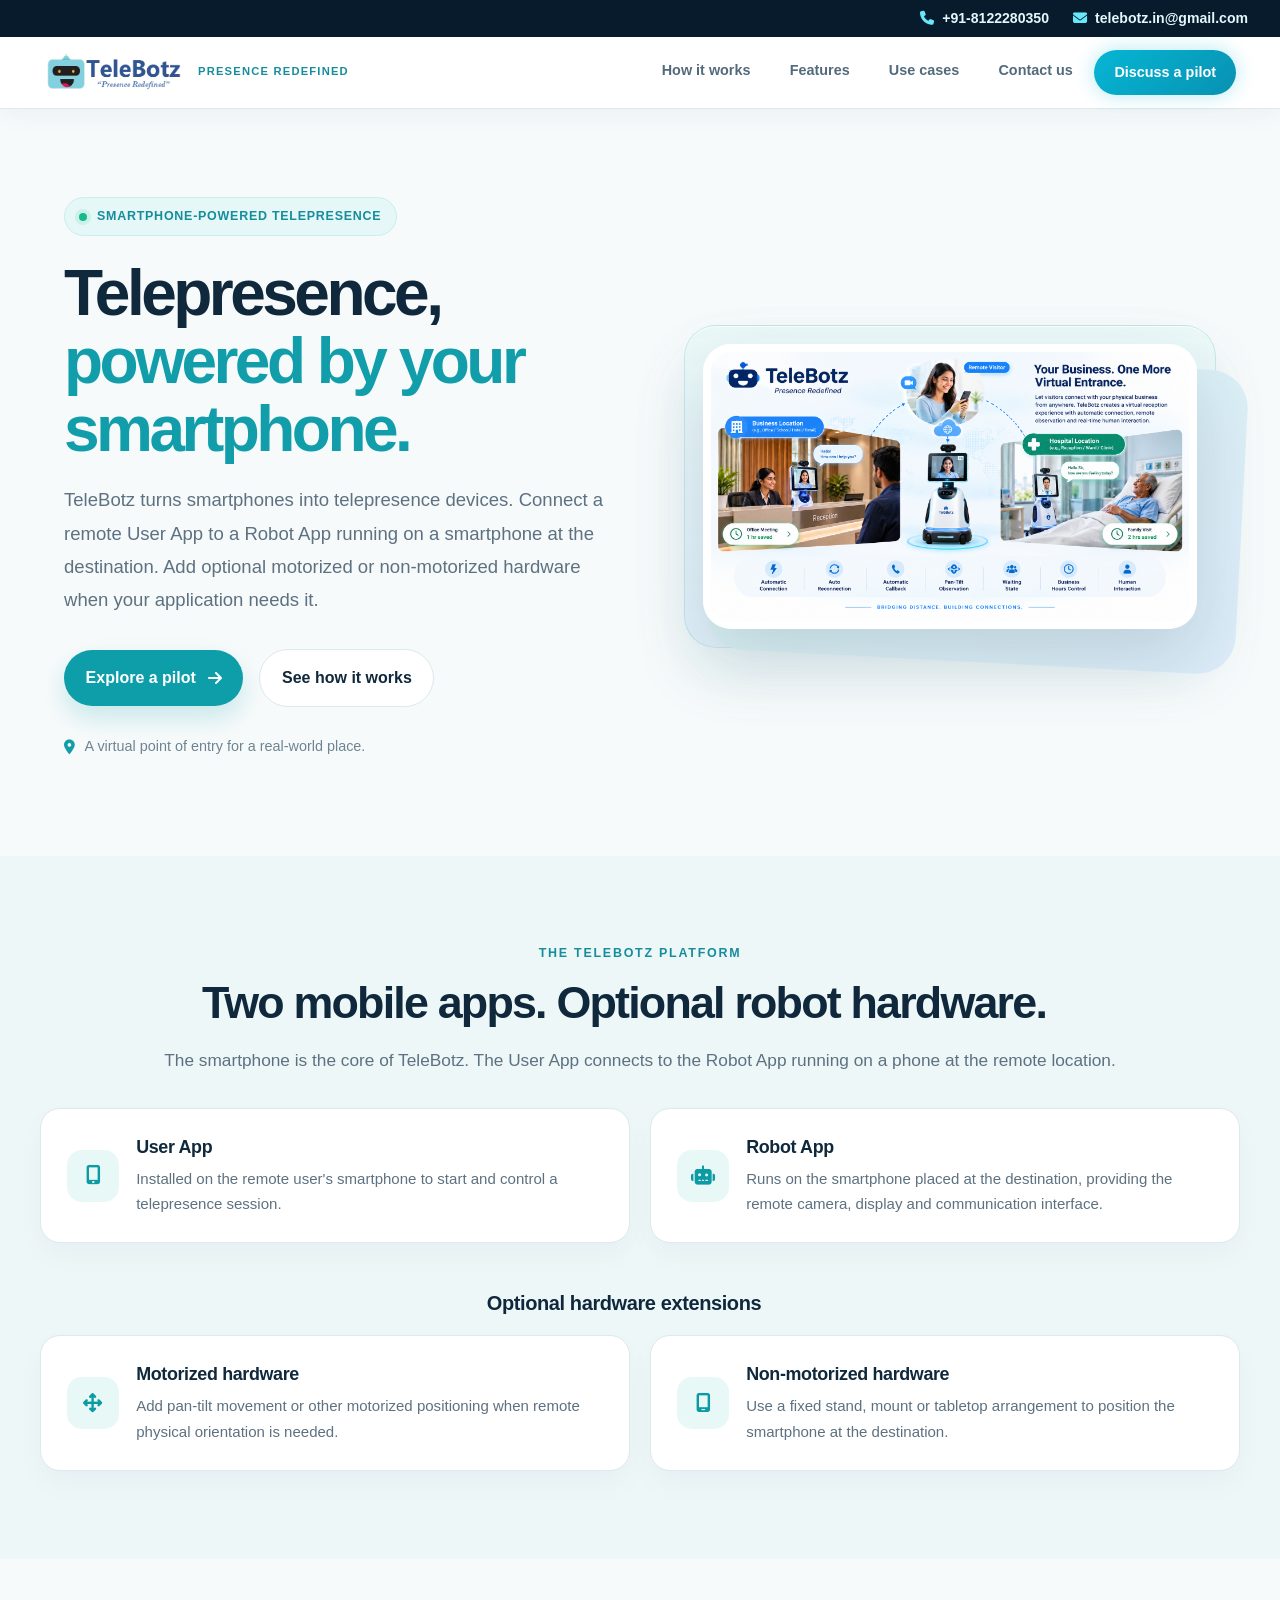
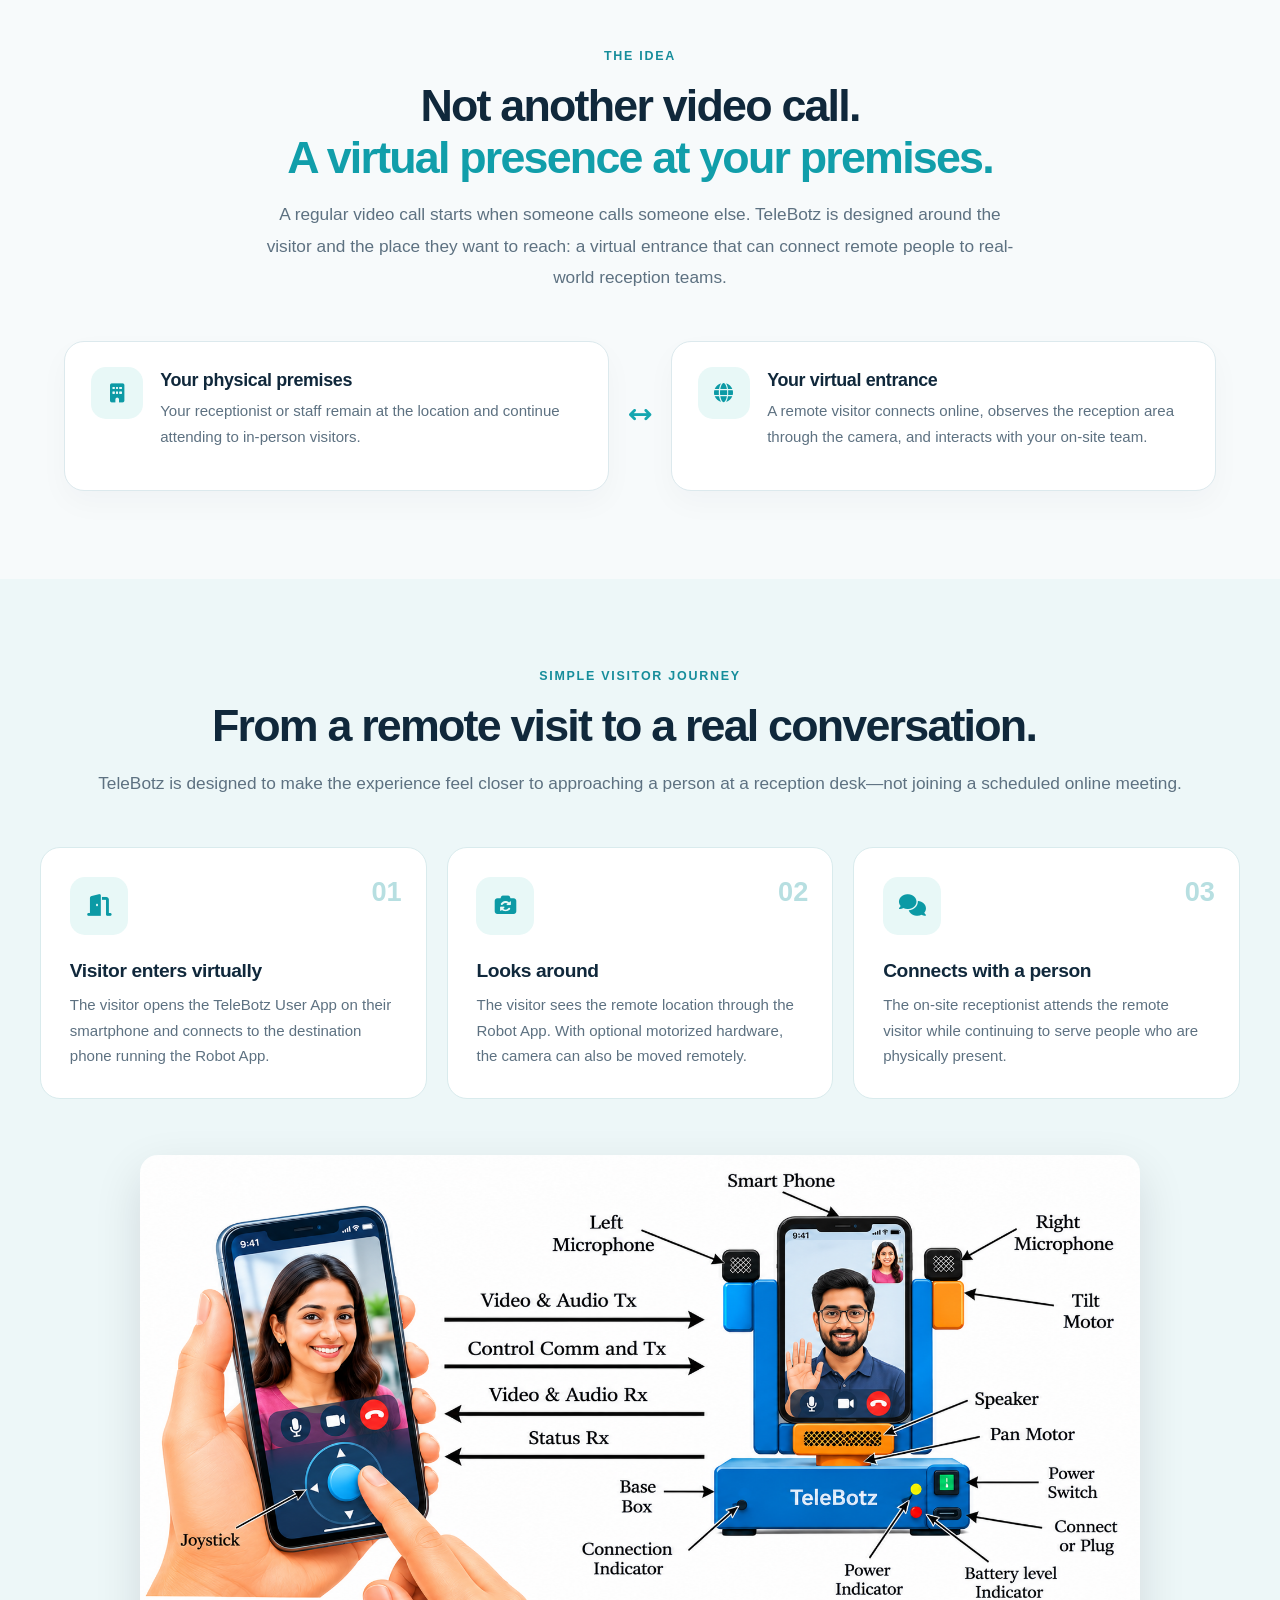
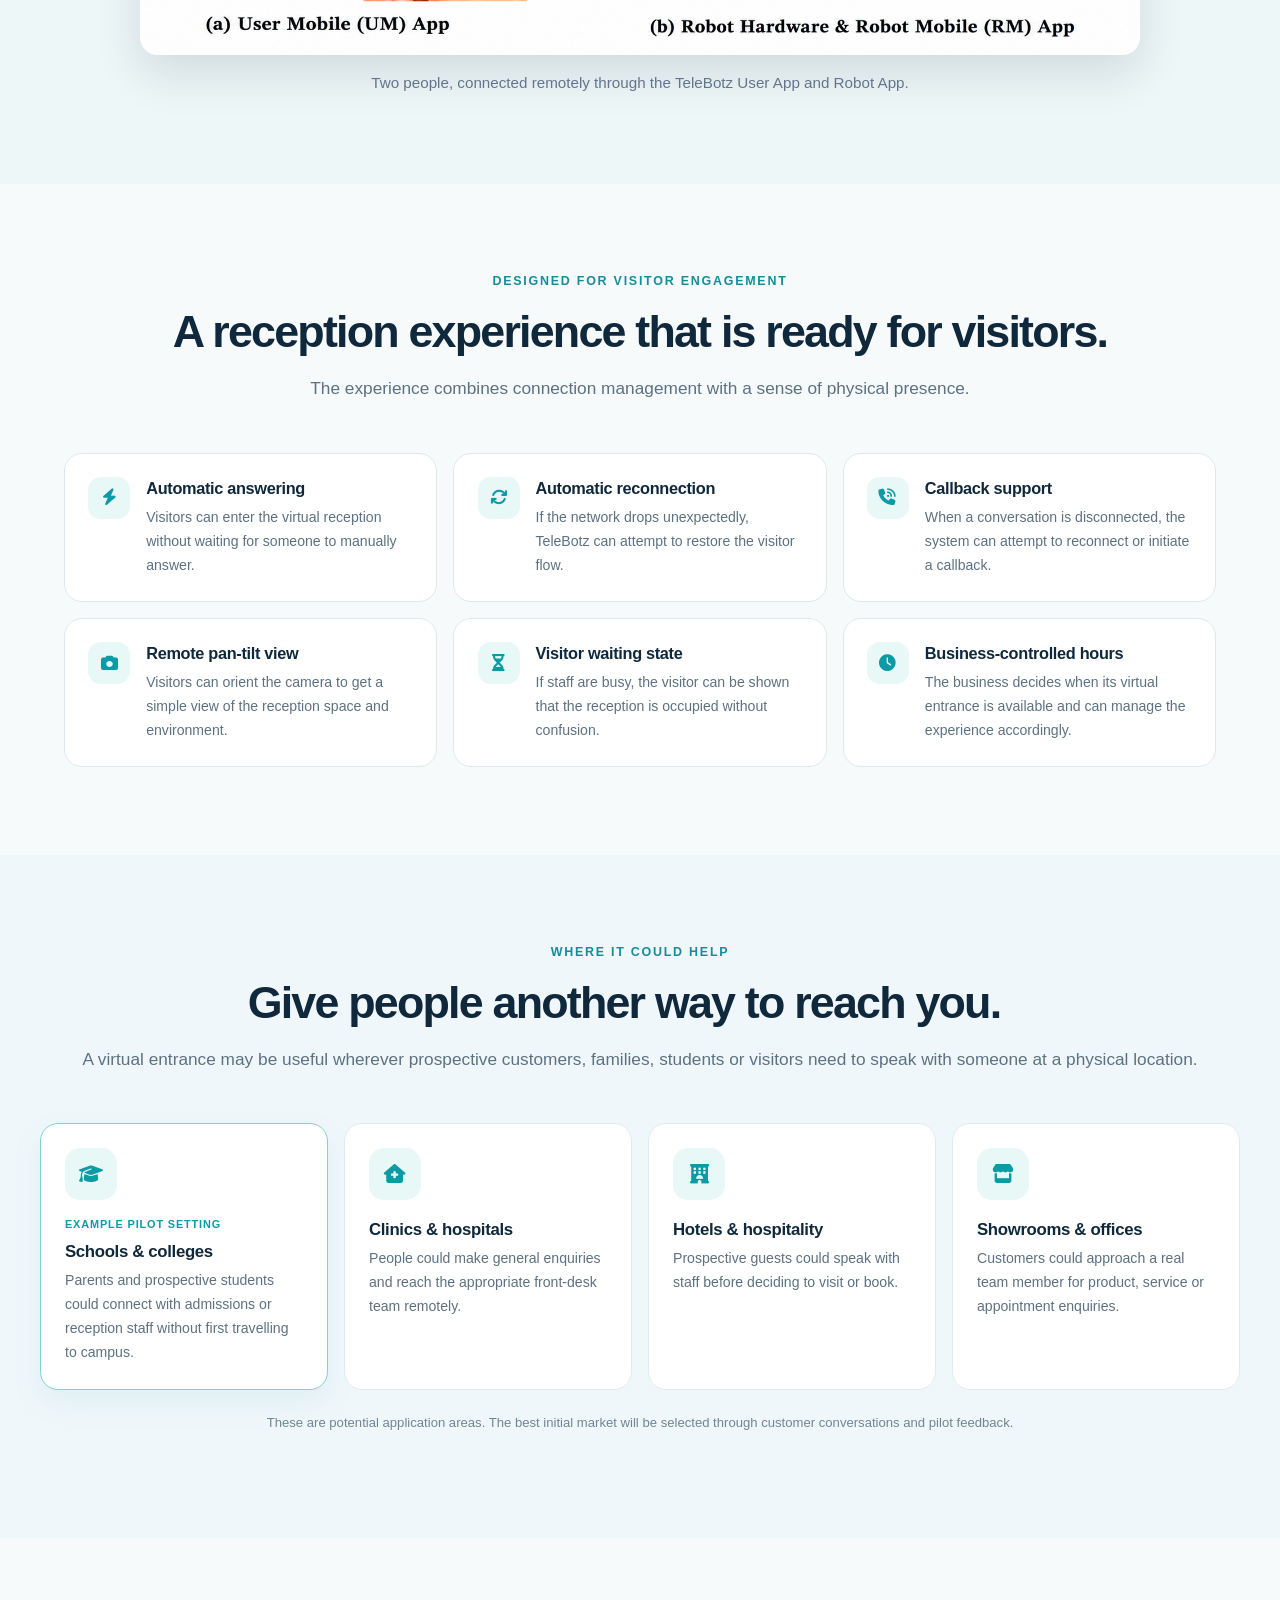
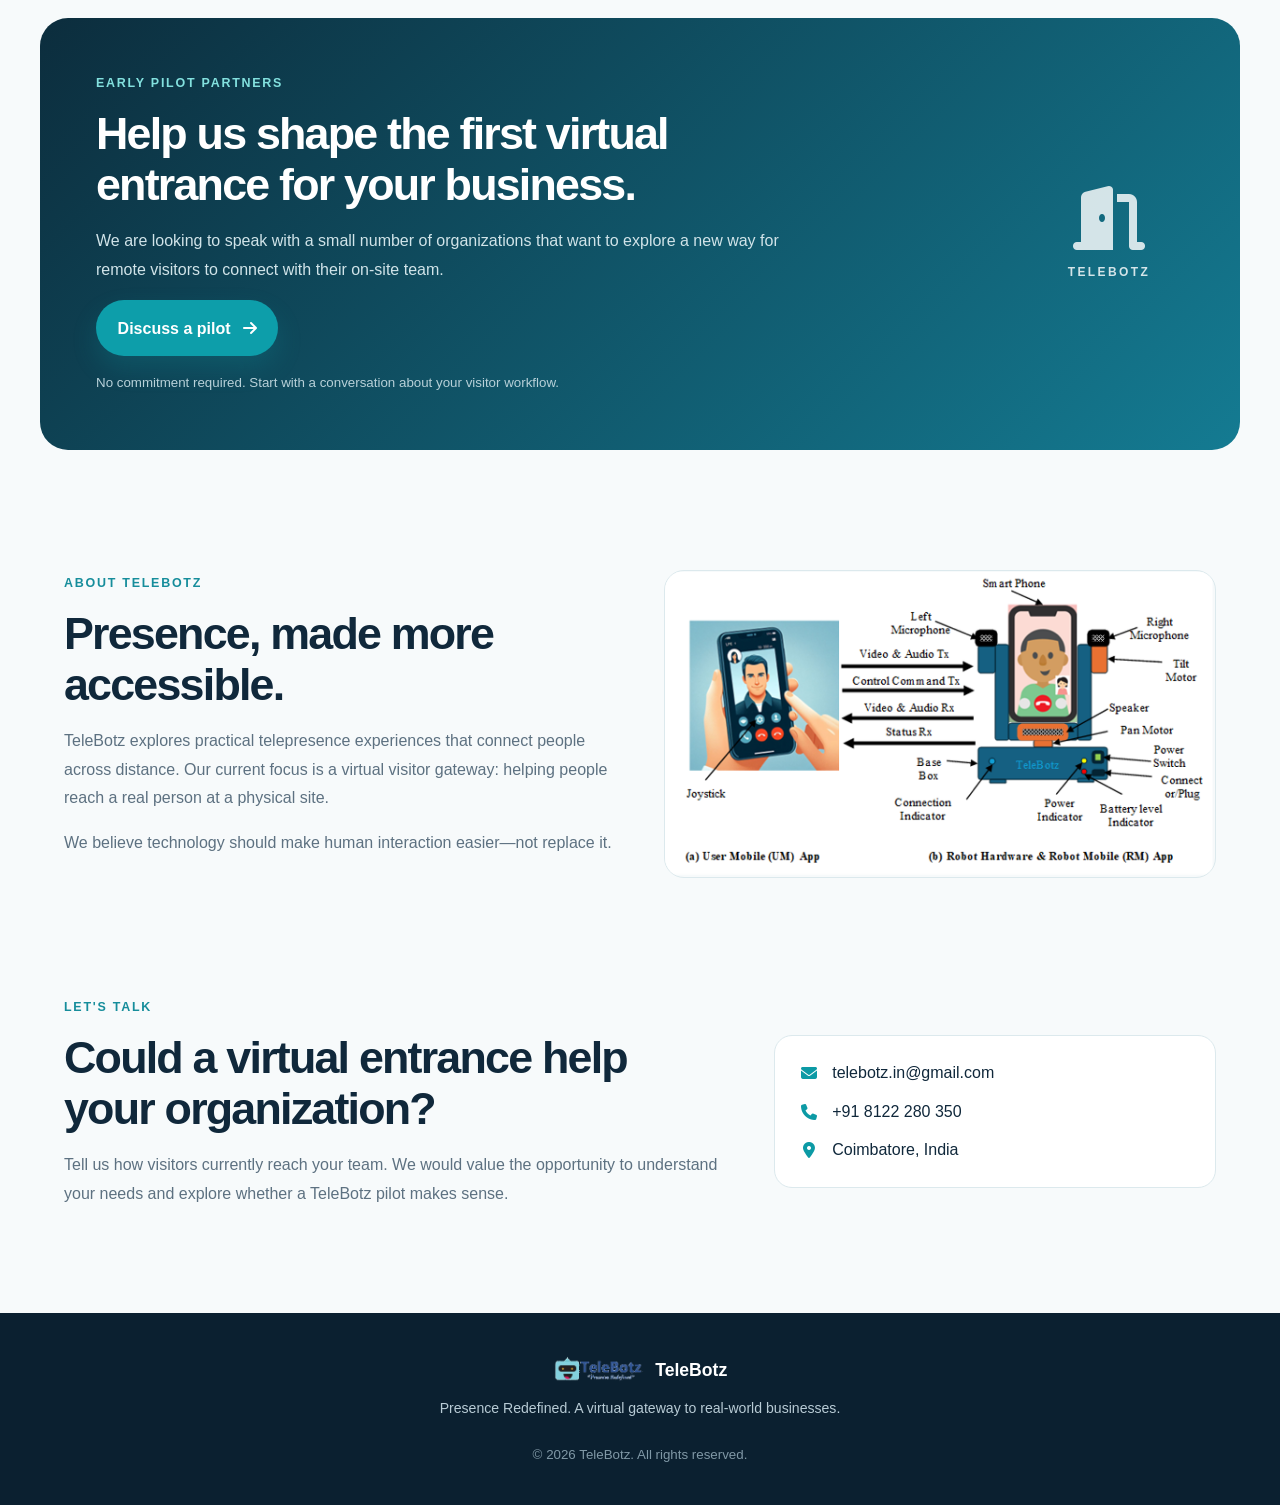
<file: index.html>
<!DOCTYPE html>
<html lang="en">
<head>
  <meta charset="UTF-8">
  <meta name="viewport" content="width=device-width, initial-scale=1.0">
  <title>TeleBotz | Your Business, One More Virtual Entrance</title>
  <meta name="description" content="TeleBotz gives physical businesses a virtual entrance where remote visitors can connect with on-site staff, look around and get human assistance in real time.">
  <meta name="theme-color" content="#071b2c">
  <link rel="icon" type="image/png" href="telebotz_favicon.png">
  <link rel="preconnect" href="https://cdnjs.cloudflare.com">
  <link rel="stylesheet" href="https://cdnjs.cloudflare.com/ajax/libs/font-awesome/6.4.0/css/all.min.css">
  <link rel="stylesheet" href="style.css">
  <link rel="stylesheet" href="gateway.css">
  <meta property="og:title" content="TeleBotz | Your Business, One More Virtual Entrance">
  <meta property="og:description" content="Let remote visitors approach your business virtually and interact with people at your physical premises.">
  <meta property="og:type" content="website">
  <meta property="og:url" content="https://www.telebotz.in/">
  <style>
    .vg-how-illustration{margin:clamp(2rem,5vw,3.5rem) auto 0;max-width:1000px;text-align:center}
    .vg-how-illustration img{display:block;width:100%;height:auto;border-radius:18px;box-shadow:0 18px 48px rgba(4,20,35,.12)}
    .vg-how-illustration p{margin:.9rem 0 0;color:#64748b;font-size:.95rem}
    @media(max-width:640px){.vg-how-illustration{margin-top:2rem}.vg-how-illustration img{border-radius:12px}}
  </style>
</head>
<body>
  <header class="site-header">
    <div class="vg-header-contact" aria-label="Contact TeleBotz">
      <div class="vg-header-contact-inner">
        <a href="tel:+918122280350"><i class="fas fa-phone" aria-hidden="true"></i> +91-8122280350</a>
        <a href="mailto:telebotz.in@gmail.com"><i class="fas fa-envelope" aria-hidden="true"></i> telebotz.in@gmail.com</a>
      </div>
    </div>
    <div class="header-container">
      <a class="brand" href="index.html" aria-label="TeleBotz home">
        <img src="telebotz_logo_transparent.png" alt="TeleBotz logo" class="logo">
        <span class="brand-tagline">Presence Redefined</span>
      </a>
      <button class="mobile-menu-toggle" aria-label="Toggle navigation" aria-expanded="false" aria-controls="mainNav" id="mobileMenuToggle">
        <span></span><span></span><span></span>
      </button>
      <nav class="main-nav" id="mainNav" aria-label="Primary navigation">
        <ul>
          <li><a class="nav-link" href="index.html#how-it-works">How it works</a></li>
          <li><a class="nav-link" href="index.html#features">Features</a></li>
          <li><a class="nav-link" href="use-cases.html">Use cases</a></li>
          <li><a class="nav-link" href="#contact">Contact us</a></li>
          <li><a class="nav-link cta-nav" href="index.html#pilot">Discuss a pilot</a></li>
        </ul>
      </nav>
    </div>
  </header>

  <main>
    <section class="vg-hero" id="home">
      <div class="vg-hero-copy">
        <div class="vg-eyebrow"><span class="vg-eyebrow-dot"></span> Smartphone-powered telepresence</div>
        <h1>Telepresence,<br><span>powered by your smartphone.</span></h1>
        <p class="vg-hero-lead">TeleBotz turns smartphones into telepresence devices. Connect a remote User App to a Robot App running on a smartphone at the destination. Add optional motorized or non-motorized hardware when your application needs it.</p>
        <div class="vg-actions">
          <a class="vg-button vg-button-primary" href="#pilot">Explore a pilot <i class="fas fa-arrow-right" aria-hidden="true"></i></a>
          <a class="vg-button vg-button-quiet" href="#how-it-works">See how it works</a>
        </div>
        <p class="vg-hero-note"><i class="fas fa-map-marker-alt" aria-hidden="true"></i> A virtual point of entry for a real-world place.</p>
      </div>
      <div class="vg-hero-visual">
        <div class="vg-visual-glow"></div>
        <img src="telebotz-hero.png" alt="TeleBotz telepresence concept showing a remote person connecting with a physical location">
      </div>
    </section>

    <section class="vg-platform vg-section" id="platform">
      <div class="vg-section-kicker">The TeleBotz platform</div>
      <h2>Two mobile apps. Optional robot hardware.</h2>
      <p class="vg-section-lead">The smartphone is the core of TeleBotz. The User App connects to the Robot App running on a phone at the remote location.</p>
      <div class="vg-platform-apps">
        <article class="vg-side-card">
          <div class="vg-side-icon"><i class="fas fa-mobile-screen-button" aria-hidden="true"></i></div>
          <div><h3>User App</h3><p>Installed on the remote user's smartphone to start and control a telepresence session.</p></div>
        </article>
        <article class="vg-side-card">
          <div class="vg-side-icon"><i class="fas fa-robot" aria-hidden="true"></i></div>
          <div><h3>Robot App</h3><p>Runs on the smartphone placed at the destination, providing the remote camera, display and communication interface.</p></div>
        </article>
      </div>
      <h3 class="vg-hardware-title">Optional hardware extensions</h3>
      <div class="vg-platform-apps">
        <article class="vg-side-card">
          <div class="vg-side-icon"><i class="fas fa-arrows-up-down-left-right" aria-hidden="true"></i></div>
          <div><h3>Motorized hardware</h3><p>Add pan-tilt movement or other motorized positioning when remote physical orientation is needed.</p></div>
        </article>
        <article class="vg-side-card">
          <div class="vg-side-icon"><i class="fas fa-mobile-screen" aria-hidden="true"></i></div>
          <div><h3>Non-motorized hardware</h3><p>Use a fixed stand, mount or tabletop arrangement to position the smartphone at the destination.</p></div>
        </article>
      </div>
    </section>

    <section class="vg-intro vg-section">
      <div class="vg-section-kicker">The idea</div>
      <h2>Not another video call.<br><span>A virtual presence at your premises.</span></h2>
      <p class="vg-section-lead">A regular video call starts when someone calls someone else. TeleBotz is designed around the visitor and the place they want to reach: a virtual entrance that can connect remote people to real-world reception teams.</p>
      <div class="vg-two-sides">
        <article class="vg-side-card">
          <div class="vg-side-icon"><i class="fas fa-building" aria-hidden="true"></i></div>
          <div><h3>Your physical premises</h3><p>Your receptionist or staff remain at the location and continue attending to in-person visitors.</p></div>
        </article>
        <div class="vg-bridge" aria-hidden="true"><i class="fas fa-arrows-left-right"></i></div>
        <article class="vg-side-card">
          <div class="vg-side-icon"><i class="fas fa-globe" aria-hidden="true"></i></div>
          <div><h3>Your virtual entrance</h3><p>A remote visitor connects online, observes the reception area through the camera, and interacts with your on-site team.</p></div>
        </article>
      </div>
    </section>

    <section class="vg-how vg-section" id="how-it-works">
      <div class="vg-section-kicker">Simple visitor journey</div>
      <h2>From a remote visit to a real conversation.</h2>
      <p class="vg-section-lead">TeleBotz is designed to make the experience feel closer to approaching a person at a reception desk—not joining a scheduled online meeting.</p>
      <div class="vg-steps">
        <article class="vg-step">
          <span class="vg-step-number">01</span>
          <div class="vg-step-icon"><i class="fas fa-door-open" aria-hidden="true"></i></div>
          <h3>Visitor enters virtually</h3>
          <p>The visitor opens the TeleBotz User App on their smartphone and connects to the destination phone running the Robot App.</p>
        </article>
        <article class="vg-step">
          <span class="vg-step-number">02</span>
          <div class="vg-step-icon"><i class="fas fa-camera-rotate" aria-hidden="true"></i></div>
          <h3>Looks around</h3>
          <p>The visitor sees the remote location through the Robot App. With optional motorized hardware, the camera can also be moved remotely.</p>
        </article>
        <article class="vg-step">
          <span class="vg-step-number">03</span>
          <div class="vg-step-icon"><i class="fas fa-comments" aria-hidden="true"></i></div>
          <h3>Connects with a person</h3>
          <p>The on-site receptionist attends the remote visitor while continuing to serve people who are physically present.</p>
        </article>
      </div>
      <div class="vg-how-illustration">
        <img src="telebotz-how.png" alt="TeleBotz connects two remote people: the visitor controls the destination smartphone using the User App, while the person at the destination communicates through the Robot App." loading="lazy" decoding="async">
        <p>Two people, connected remotely through the TeleBotz User App and Robot App.</p>
      </div>
    </section>

    <section class="vg-features vg-section" id="features">
      <div class="vg-section-kicker">Designed for visitor engagement</div>
      <h2>A reception experience that is ready for visitors.</h2>
      <p class="vg-section-lead">The experience combines connection management with a sense of physical presence.</p>
      <div class="vg-feature-grid">
        <article class="vg-feature"><i class="fas fa-bolt" aria-hidden="true"></i><div><h3>Automatic answering</h3><p>Visitors can enter the virtual reception without waiting for someone to manually answer.</p></div></article>
        <article class="vg-feature"><i class="fas fa-arrows-rotate" aria-hidden="true"></i><div><h3>Automatic reconnection</h3><p>If the network drops unexpectedly, TeleBotz can attempt to restore the visitor flow.</p></div></article>
        <article class="vg-feature"><i class="fas fa-phone-volume" aria-hidden="true"></i><div><h3>Callback support</h3><p>When a conversation is disconnected, the system can attempt to reconnect or initiate a callback.</p></div></article>
        <article class="vg-feature"><i class="fas fa-camera" aria-hidden="true"></i><div><h3>Remote pan-tilt view</h3><p>Visitors can orient the camera to get a simple view of the reception space and environment.</p></div></article>
        <article class="vg-feature"><i class="fas fa-hourglass-half" aria-hidden="true"></i><div><h3>Visitor waiting state</h3><p>If staff are busy, the visitor can be shown that the reception is occupied without confusion.</p></div></article>
        <article class="vg-feature"><i class="fas fa-clock" aria-hidden="true"></i><div><h3>Business-controlled hours</h3><p>The business decides when its virtual entrance is available and can manage the experience accordingly.</p></div></article>
      </div>
    </section>

    <section class="vg-usecases vg-section" id="use-cases">
      <div class="vg-section-kicker">Where it could help</div>
      <h2>Give people another way to reach you.</h2>
      <p class="vg-section-lead">A virtual entrance may be useful wherever prospective customers, families, students or visitors need to speak with someone at a physical location.</p>
      <div class="vg-usecase-grid">
        <article class="vg-usecase vg-usecase-featured">
          <div class="vg-usecase-icon"><i class="fas fa-graduation-cap" aria-hidden="true"></i></div>
          <div class="vg-usecase-label">Example pilot setting</div>
          <h3>Schools & colleges</h3>
          <p>Parents and prospective students could connect with admissions or reception staff without first travelling to campus.</p>
        </article>
        <article class="vg-usecase">
          <div class="vg-usecase-icon"><i class="fas fa-house-medical" aria-hidden="true"></i></div>
          <h3>Clinics & hospitals</h3>
          <p>People could make general enquiries and reach the appropriate front-desk team remotely.</p>
        </article>
        <article class="vg-usecase">
          <div class="vg-usecase-icon"><i class="fas fa-hotel" aria-hidden="true"></i></div>
          <h3>Hotels & hospitality</h3>
          <p>Prospective guests could speak with staff before deciding to visit or book.</p>
        </article>
        <article class="vg-usecase">
          <div class="vg-usecase-icon"><i class="fas fa-store" aria-hidden="true"></i></div>
          <h3>Showrooms & offices</h3>
          <p>Customers could approach a real team member for product, service or appointment enquiries.</p>
        </article>
      </div>
      <p class="vg-disclaimer">These are potential application areas. The best initial market will be selected through customer conversations and pilot feedback.</p>
    </section>

    <section class="vg-pilot" id="pilot">
      <div class="vg-pilot-content">
        <div class="vg-section-kicker">Early pilot partners</div>
        <h2>Help us shape the first virtual entrance for your business.</h2>
        <p>We are looking to speak with a small number of organizations that want to explore a new way for remote visitors to connect with their on-site team.</p>
        <a class="vg-button vg-button-primary" href="mailto:telebotz.in@gmail.com?subject=TeleBotz%20Pilot%20Discussion">Discuss a pilot <i class="fas fa-arrow-right" aria-hidden="true"></i></a>
        <small>No commitment required. Start with a conversation about your visitor workflow.</small>
      </div>
      <div class="vg-pilot-mark" aria-hidden="true"><i class="fas fa-door-open"></i><span>TELEBOTZ</span></div>
    </section>

    <section class="vg-about vg-section" id="about">
      <div class="vg-about-copy">
        <div class="vg-section-kicker">About TeleBotz</div>
        <h2>Presence, made more accessible.</h2>
        <p>TeleBotz explores practical telepresence experiences that connect people across distance. Our current focus is a virtual visitor gateway: helping people reach a real person at a physical site.</p>
        <p>We believe technology should make human interaction easier—not replace it.</p>
      </div>
      <div class="vg-about-visual">
        <img src="telebotz_components.png" alt="TeleBotz prototype components and hardware concept">
      </div>
    </section>

    <section class="vg-contact vg-section" id="contact">
      <div>
        <div class="vg-section-kicker">Let's talk</div>
        <h2>Could a virtual entrance help your organization?</h2>
        <p>Tell us how visitors currently reach your team. We would value the opportunity to understand your needs and explore whether a TeleBotz pilot makes sense.</p>
      </div>
      <div class="vg-contact-card">
        <a href="mailto:telebotz.in@gmail.com"><i class="fas fa-envelope" aria-hidden="true"></i><span>telebotz.in@gmail.com</span></a>
        <a href="tel:+918122280350"><i class="fas fa-phone" aria-hidden="true"></i><span>+91 8122 280 350</span></a>
        <span><i class="fas fa-location-dot" aria-hidden="true"></i><span>Coimbatore, India</span></span>
      </div>
    </section>
  </main>

  <footer class="vg-footer">
    <a class="vg-footer-brand" href="index.html"><img src="telebotz_logo_transparent.png" alt=""> <span>TeleBotz</span></a>
    <p>Presence Redefined. A virtual gateway to real-world businesses.</p>
    <small>© <span id="year"></span> TeleBotz. All rights reserved.</small>
  </footer>

  <script>
    const menuButton = document.getElementById('mobileMenuToggle');
    const nav = document.getElementById('mainNav');
    menuButton.addEventListener('click', () => {
      const expanded = menuButton.getAttribute('aria-expanded') === 'true';
      menuButton.setAttribute('aria-expanded', String(!expanded));
      menuButton.classList.toggle('active', !expanded);
      nav.classList.toggle('active', !expanded);
    });
    nav.querySelectorAll('a').forEach(link => link.addEventListener('click', () => {
      nav.classList.remove('active');
      menuButton.classList.remove('active');
      menuButton.setAttribute('aria-expanded', 'false');
    }));
    document.getElementById('year').textContent = new Date().getFullYear();
  </script>
</body>
</html>
</file>
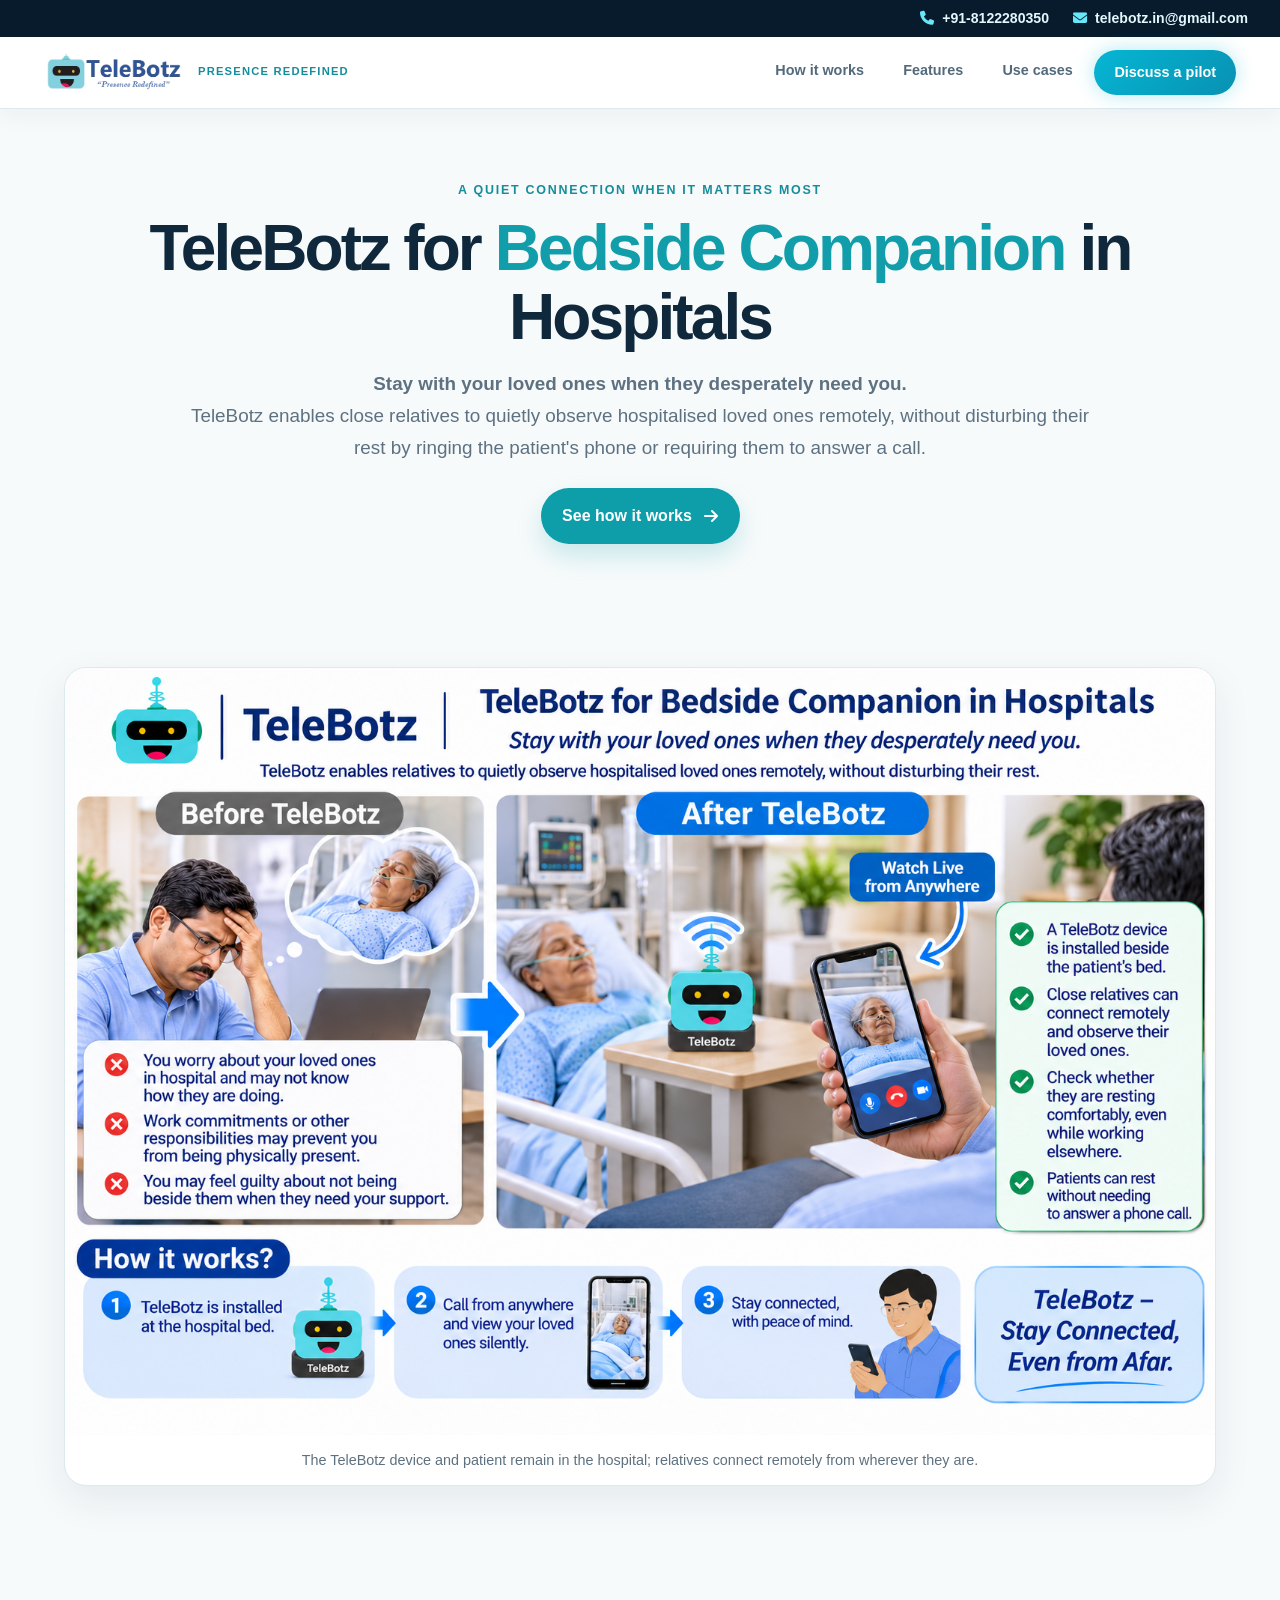
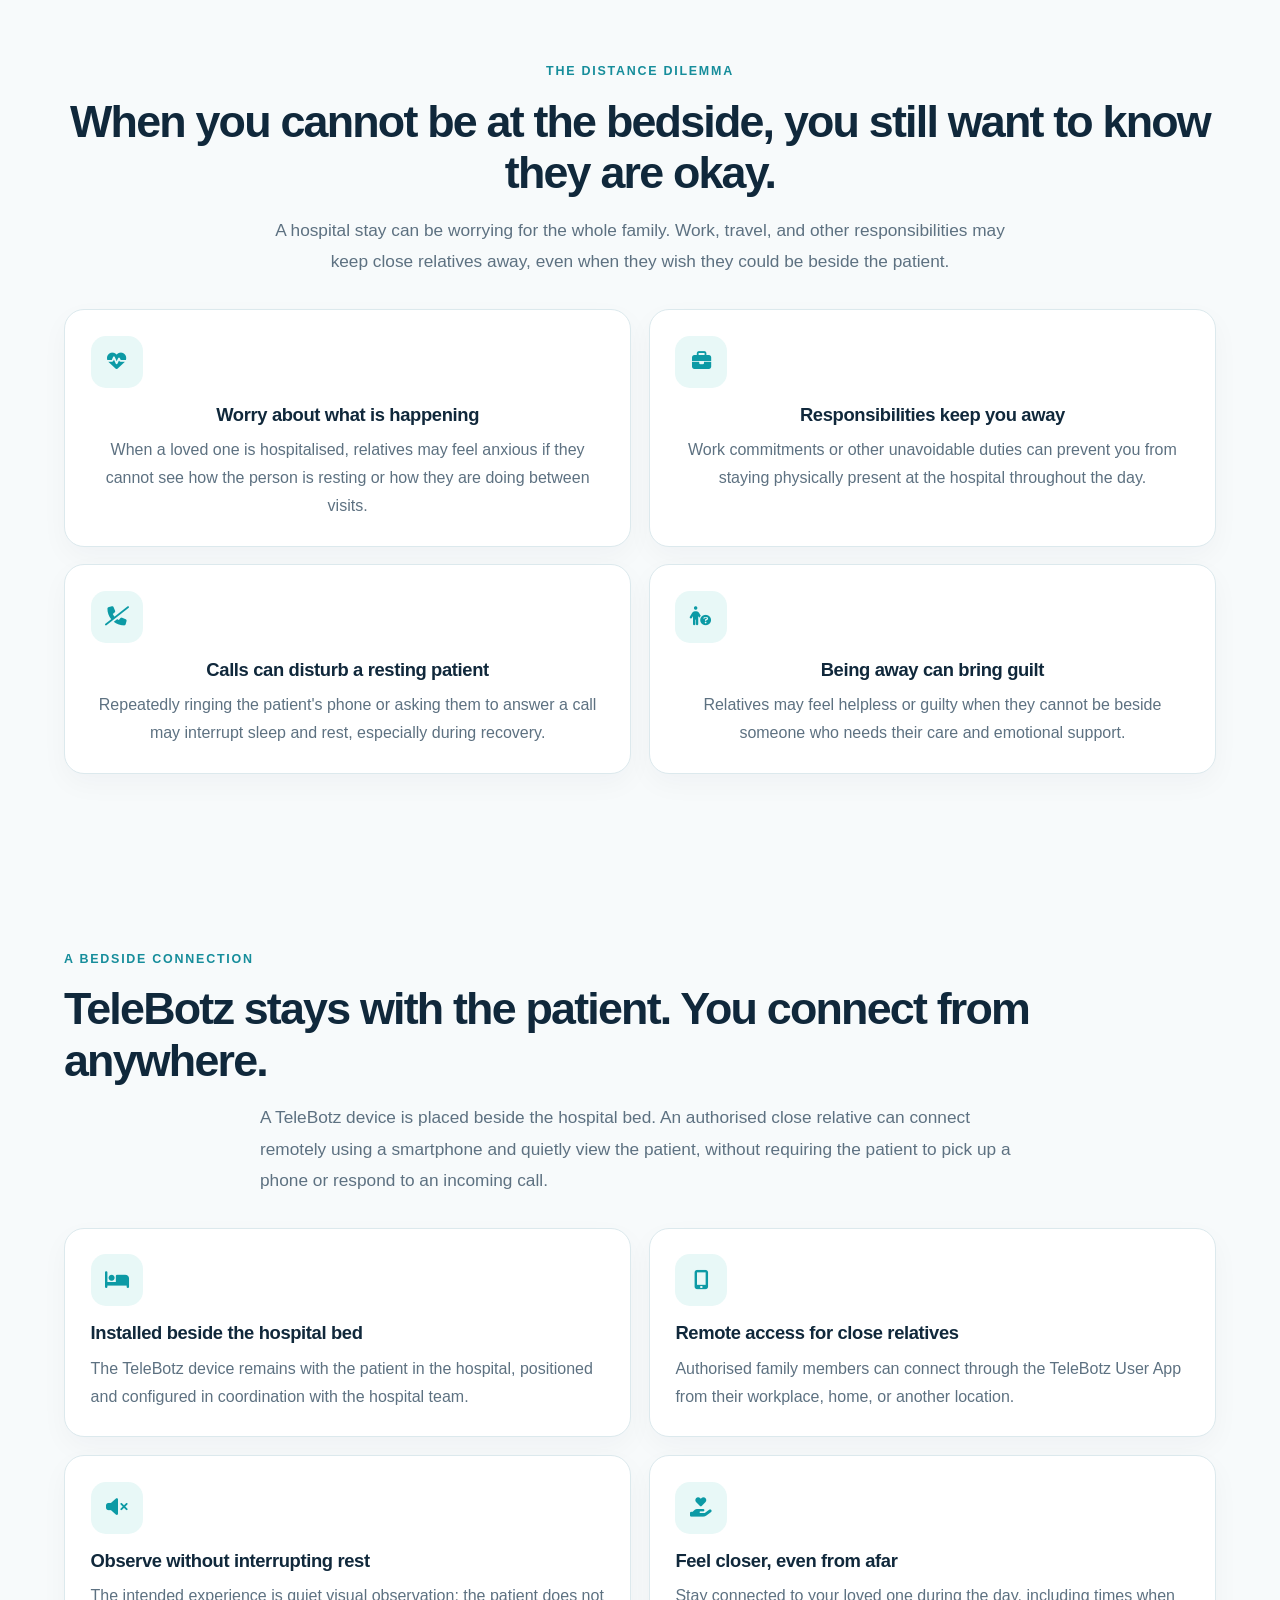
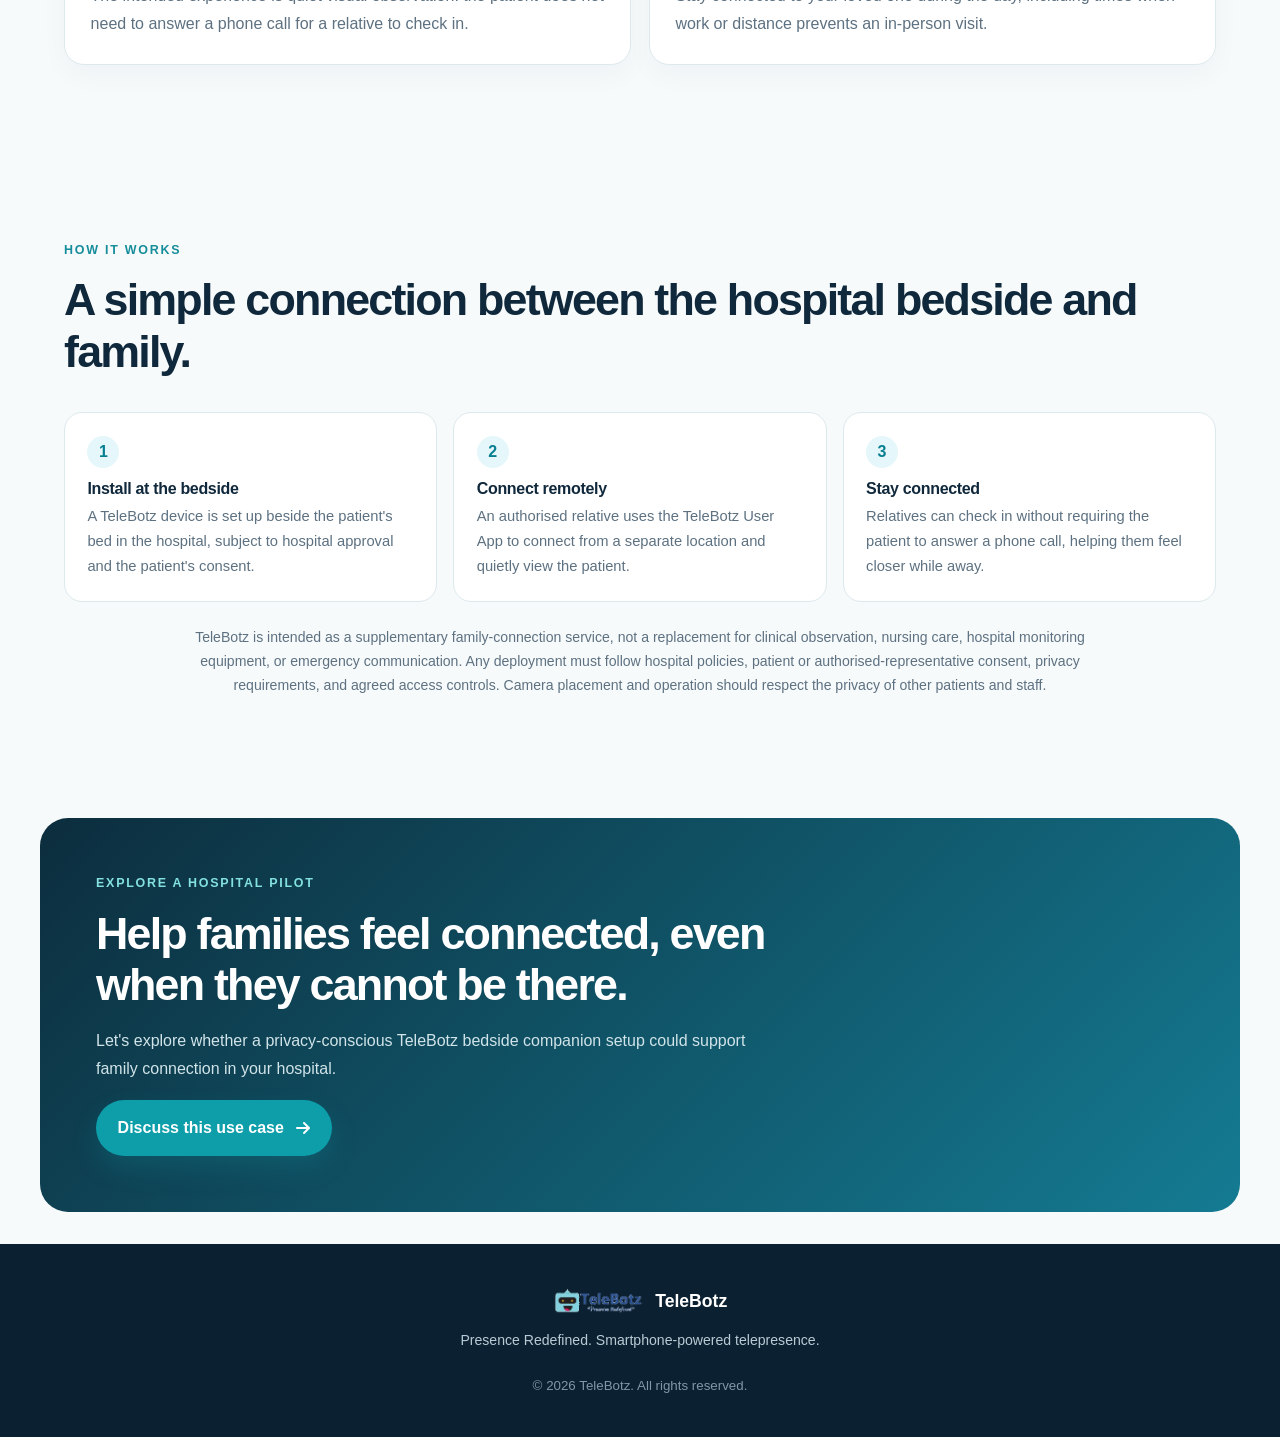
<file: bedside-companion.html>
<!DOCTYPE html>
<html lang="en">
<head>
  <meta charset="UTF-8">
  <meta name="viewport" content="width=device-width, initial-scale=1.0">
  <title>TeleBotz for Bedside Companion in Hospitals | Stay Connected from Afar</title>
  <meta name="description" content="TeleBotz lets close relatives quietly observe hospitalised loved ones remotely through a bedside device, without requiring the patient to answer a phone call.">
  <meta name="theme-color" content="#071b2c">
  <link rel="icon" type="image/png" href="telebotz_favicon.png">
  <link rel="preconnect" href="https://cdnjs.cloudflare.com">
  <link rel="stylesheet" href="https://cdnjs.cloudflare.com/ajax/libs/font-awesome/6.4.0/css/all.min.css">
  <link rel="stylesheet" href="style.css">
  <link rel="stylesheet" href="gateway.css">
  <style>
    .bedside-hero{text-align:center;padding:4.5rem 1.2rem 2.2rem}
    .bedside-hero h1{margin:.8rem 0 1rem;color:var(--vg-ink);font-size:clamp(2.5rem,5vw,4.1rem);line-height:1.08;letter-spacing:-.045em;background:none;-webkit-text-fill-color:currentColor}
    .bedside-hero h1 span{color:#119eaa}
    .bedside-tagline{max-width:900px;margin:0 auto 1.5rem;color:var(--vg-muted);font-size:1.18rem;line-height:1.7}
    .bedside-visual{max-width:1200px;margin:0 auto;padding:0;overflow:hidden;border:1px solid var(--vg-line);border-radius:22px;background:#fff;box-shadow:0 14px 38px rgba(16,40,59,.08)}
    .bedside-visual img{display:block;width:100%;height:auto}
    .bedside-visual figcaption{padding:.85rem 1.2rem;text-align:center;color:var(--vg-muted);font-size:.9rem}
    .bedside-grid{display:grid;grid-template-columns:repeat(2,minmax(0,1fr));gap:1.1rem;margin-top:2rem}
    .bedside-card{padding:1.6rem;background:#fff;border:1px solid var(--vg-line);border-radius:20px;box-shadow:0 10px 28px rgba(16,40,59,.035)}
    .bedside-card h3{margin:.2rem 0 .65rem;color:var(--vg-ink);font-size:1.15rem}
    .bedside-card p{margin:0;color:var(--vg-muted);line-height:1.75}
    .bedside-card .vg-usecase-icon{margin-bottom:1rem}
    .bedside-flow{display:grid;grid-template-columns:repeat(3,minmax(0,1fr));gap:1rem;margin-top:2.2rem}
    .bedside-step{padding:1.4rem;border-radius:18px;background:#fff;border:1px solid var(--vg-line)}
    .bedside-step .num{display:inline-grid;place-items:center;width:2rem;height:2rem;border-radius:50%;background:#e5f7fa;color:#087f91;font-weight:800}
    .bedside-step h3{margin:.7rem 0 .35rem;color:var(--vg-ink);font-size:1rem}
    .bedside-step p{margin:0;color:var(--vg-muted);font-size:.92rem;line-height:1.7}
    .bedside-note{max-width:940px;margin:1.5rem auto 0;text-align:center;color:var(--vg-muted);font-size:.88rem;line-height:1.7}
    @media(max-width:760px){.bedside-grid{grid-template-columns:1fr}.bedside-flow{grid-template-columns:1fr}.bedside-hero{padding-top:3rem}}
    @media(max-width:480px){.bedside-visual{border-radius:16px}}
  </style>
</head>
<body>
  <header class="site-header">
    <div class="vg-header-contact" aria-label="Contact TeleBotz">
      <div class="vg-header-contact-inner">
        <a href="tel:+918122280350"><i class="fas fa-phone" aria-hidden="true"></i> +91-8122280350</a>
        <a href="mailto:telebotz.in@gmail.com"><i class="fas fa-envelope" aria-hidden="true"></i> telebotz.in@gmail.com</a>
      </div>
    </div>
    <div class="header-container">
      <a class="brand" href="index.html" aria-label="TeleBotz home">
        <img src="telebotz_logo_transparent.png" alt="TeleBotz logo" class="logo">
        <span class="brand-tagline">Presence Redefined</span>
      </a>
      <button class="mobile-menu-toggle" aria-label="Toggle navigation" aria-expanded="false" aria-controls="mainNav" id="mobileMenuToggle"><span></span><span></span><span></span></button>
      <nav class="main-nav" id="mainNav" aria-label="Primary navigation">
        <ul>
          <li><a class="nav-link" href="index.html#how-it-works">How it works</a></li>
          <li><a class="nav-link" href="index.html#features">Features</a></li>
          <li><a class="nav-link" href="use-cases.html">Use cases</a></li>
          <li><a class="nav-link cta-nav" href="index.html#pilot">Discuss a pilot</a></li>
        </ul>
      </nav>
    </div>
  </header>

  <main class="home-usecase-page">
    <section class="vg-section bedside-hero">
      <div class="vg-section-kicker">A quiet connection when it matters most</div>
      <h1>TeleBotz for <span>Bedside Companion</span> in Hospitals</h1>
      <p class="bedside-tagline"><strong>Stay with your loved ones when they desperately need you.</strong><br>TeleBotz enables close relatives to quietly observe hospitalised loved ones remotely, without disturbing their rest by ringing the patient's phone or requiring them to answer a call.</p>
      <a class="vg-button vg-button-primary" href="#how-it-works">See how it works <i class="fas fa-arrow-right" aria-hidden="true"></i></a>
    </section>

    <section class="vg-section" aria-label="Before and after TeleBotz bedside companion">
      <figure class="bedside-visual">
        <img src="TeleBotz_bedside_companion.png" alt="Before and after TeleBotz bedside companion: a worried relative is shown remotely observing a hospitalised loved one through a smartphone, while the TeleBotz device remains beside the patient's bed in the hospital." loading="eager" fetchpriority="high">
        <figcaption>The TeleBotz device and patient remain in the hospital; relatives connect remotely from wherever they are.</figcaption>
      </figure>
    </section>

    <section class="vg-section home-usecase-worries">
      <div class="vg-section-kicker">The distance dilemma</div>
      <h2>When you cannot be at the bedside, you still want to know they are okay.</h2>
      <p class="vg-section-lead">A hospital stay can be worrying for the whole family. Work, travel, and other responsibilities may keep close relatives away, even when they wish they could be beside the patient.</p>
      <div class="bedside-grid">
        <article class="bedside-card">
          <div class="vg-usecase-icon"><i class="fas fa-heart-pulse" aria-hidden="true"></i></div>
          <h3>Worry about what is happening</h3>
          <p>When a loved one is hospitalised, relatives may feel anxious if they cannot see how the person is resting or how they are doing between visits.</p>
        </article>
        <article class="bedside-card">
          <div class="vg-usecase-icon"><i class="fas fa-briefcase" aria-hidden="true"></i></div>
          <h3>Responsibilities keep you away</h3>
          <p>Work commitments or other unavoidable duties can prevent you from staying physically present at the hospital throughout the day.</p>
        </article>
        <article class="bedside-card">
          <div class="vg-usecase-icon"><i class="fas fa-phone-slash" aria-hidden="true"></i></div>
          <h3>Calls can disturb a resting patient</h3>
          <p>Repeatedly ringing the patient's phone or asking them to answer a call may interrupt sleep and rest, especially during recovery.</p>
        </article>
        <article class="bedside-card">
          <div class="vg-usecase-icon"><i class="fas fa-person-circle-question" aria-hidden="true"></i></div>
          <h3>Being away can bring guilt</h3>
          <p>Relatives may feel helpless or guilty when they cannot be beside someone who needs their care and emotional support.</p>
        </article>
      </div>
    </section>

    <section class="vg-section">
      <div class="vg-section-kicker">A bedside connection</div>
      <h2>TeleBotz stays with the patient. You connect from anywhere.</h2>
      <p class="vg-section-lead">A TeleBotz device is placed beside the hospital bed. An authorised close relative can connect remotely using a smartphone and quietly view the patient, without requiring the patient to pick up a phone or respond to an incoming call.</p>
      <div class="bedside-grid">
        <article class="bedside-card">
          <div class="vg-usecase-icon"><i class="fas fa-bed" aria-hidden="true"></i></div>
          <h3>Installed beside the hospital bed</h3>
          <p>The TeleBotz device remains with the patient in the hospital, positioned and configured in coordination with the hospital team.</p>
        </article>
        <article class="bedside-card">
          <div class="vg-usecase-icon"><i class="fas fa-mobile-screen-button" aria-hidden="true"></i></div>
          <h3>Remote access for close relatives</h3>
          <p>Authorised family members can connect through the TeleBotz User App from their workplace, home, or another location.</p>
        </article>
        <article class="bedside-card">
          <div class="vg-usecase-icon"><i class="fas fa-volume-xmark" aria-hidden="true"></i></div>
          <h3>Observe without interrupting rest</h3>
          <p>The intended experience is quiet visual observation: the patient does not need to answer a phone call for a relative to check in.</p>
        </article>
        <article class="bedside-card">
          <div class="vg-usecase-icon"><i class="fas fa-hand-holding-heart" aria-hidden="true"></i></div>
          <h3>Feel closer, even from afar</h3>
          <p>Stay connected to your loved one during the day, including times when work or distance prevents an in-person visit.</p>
        </article>
      </div>
    </section>

    <section class="vg-section" id="how-it-works">
      <div class="vg-section-kicker">How it works</div>
      <h2>A simple connection between the hospital bedside and family.</h2>
      <div class="bedside-flow">
        <article class="bedside-step"><span class="num">1</span><h3>Install at the bedside</h3><p>A TeleBotz device is set up beside the patient's bed in the hospital, subject to hospital approval and the patient's consent.</p></article>
        <article class="bedside-step"><span class="num">2</span><h3>Connect remotely</h3><p>An authorised relative uses the TeleBotz User App to connect from a separate location and quietly view the patient.</p></article>
        <article class="bedside-step"><span class="num">3</span><h3>Stay connected</h3><p>Relatives can check in without requiring the patient to answer a phone call, helping them feel closer while away.</p></article>
      </div>
      <p class="bedside-note">TeleBotz is intended as a supplementary family-connection service, not a replacement for clinical observation, nursing care, hospital monitoring equipment, or emergency communication. Any deployment must follow hospital policies, patient or authorised-representative consent, privacy requirements, and agreed access controls. Camera placement and operation should respect the privacy of other patients and staff.</p>
    </section>

    <section class="vg-pilot home-usecase-cta">
      <div class="vg-pilot-content">
        <div class="vg-section-kicker">Explore a hospital pilot</div>
        <h2>Help families feel connected, even when they cannot be there.</h2>
        <p>Let's explore whether a privacy-conscious TeleBotz bedside companion setup could support family connection in your hospital.</p>
        <a class="vg-button vg-button-primary" href="mailto:telebotz.in@gmail.com?subject=TeleBotz%20Bedside%20Companion%20Pilot">Discuss this use case <i class="fas fa-arrow-right" aria-hidden="true"></i></a>
      </div>
    </section>
  </main>

  <footer class="vg-footer">
    <a class="vg-footer-brand" href="index.html"><img src="telebotz_logo_transparent.png" alt=""> <span>TeleBotz</span></a>
    <p>Presence Redefined. Smartphone-powered telepresence.</p>
    <small>© <span id="year"></span> TeleBotz. All rights reserved.</small>
  </footer>
  <script>
    const menuButton=document.getElementById('mobileMenuToggle');
    const nav=document.getElementById('mainNav');
    if(menuButton&&nav){menuButton.addEventListener('click',()=>{const expanded=menuButton.getAttribute('aria-expanded')==='true';menuButton.setAttribute('aria-expanded',String(!expanded));menuButton.classList.toggle('active',!expanded);nav.classList.toggle('active',!expanded)});nav.querySelectorAll('a').forEach(link=>link.addEventListener('click',()=>{nav.classList.remove('active');menuButton.classList.remove('active');menuButton.setAttribute('aria-expanded','false')}))}
    const yearEl=document.getElementById('year');if(yearEl)yearEl.textContent=new Date().getFullYear();
  </script>
</body>
</html>
</file>
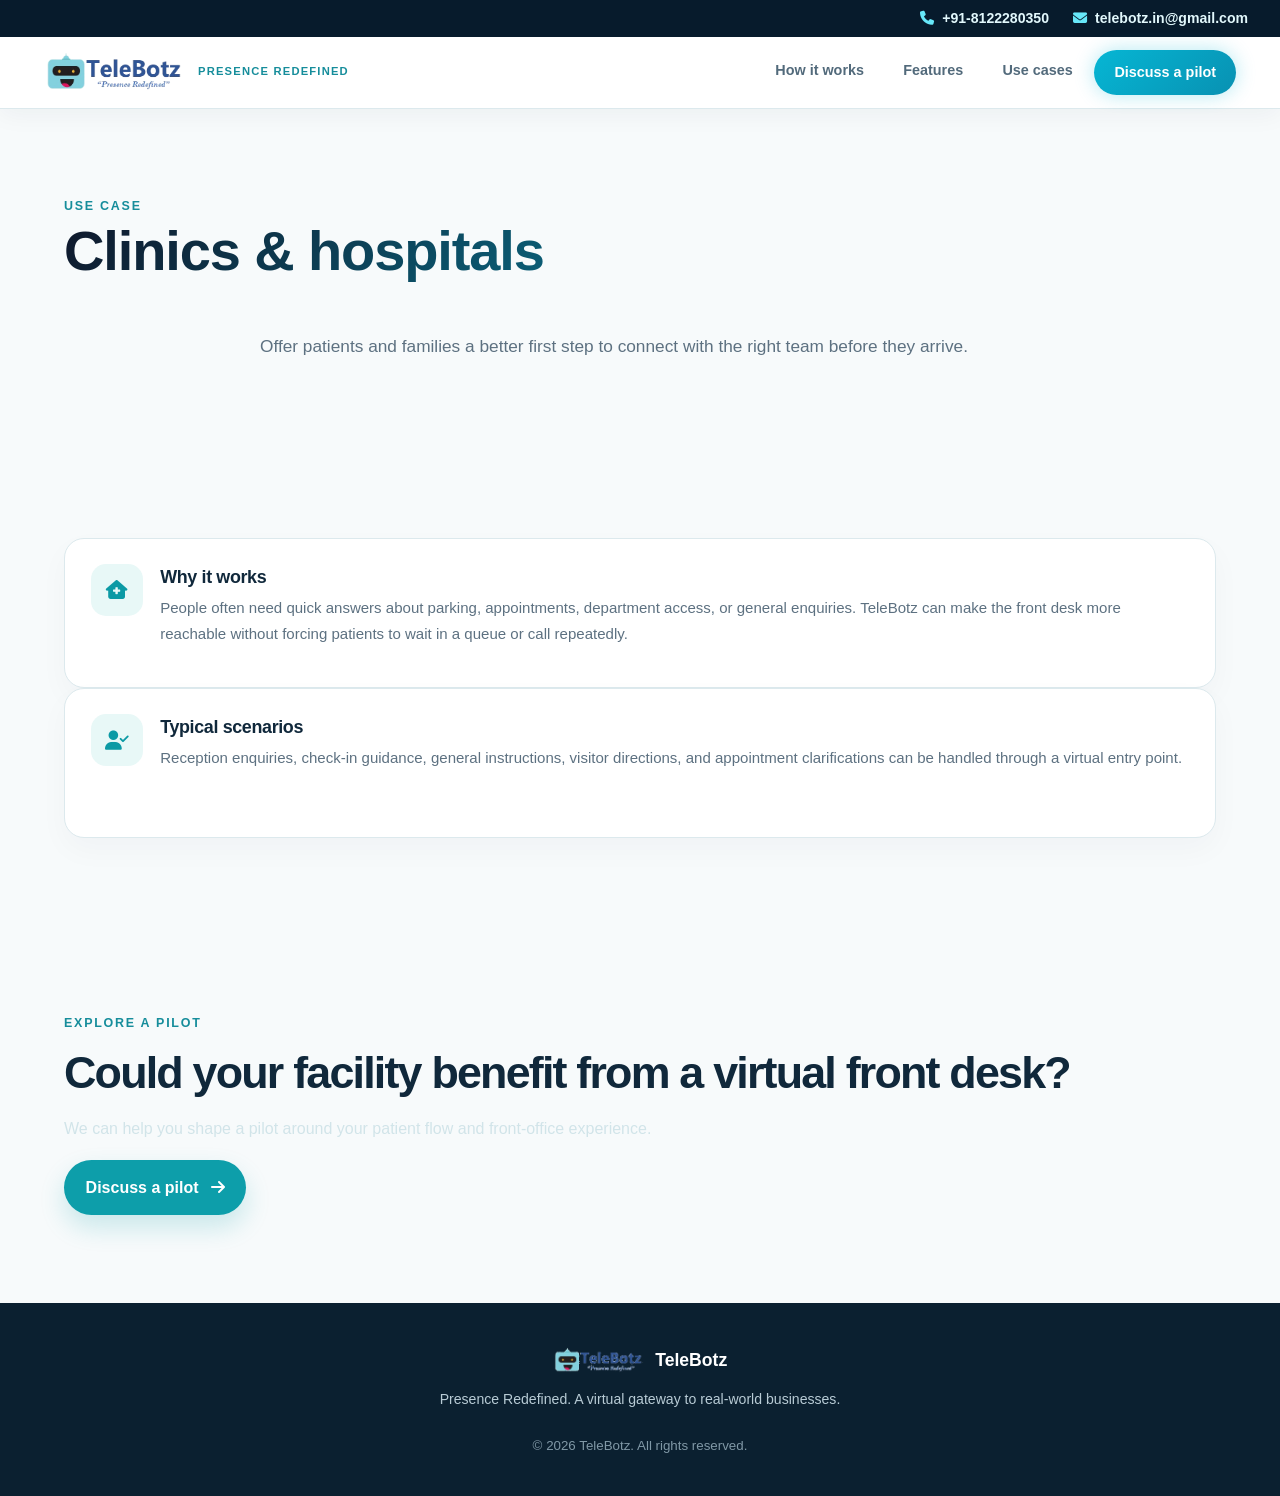
<file: clinics.html>
<!DOCTYPE html>
<html lang="en">
<head>
  <meta charset="UTF-8">
  <meta name="viewport" content="width=device-width, initial-scale=1.0">
  <title>TeleBotz | Clinics & Hospitals</title>
  <meta name="description" content="TeleBotz helps clinics and hospitals support remote patient enquiries and front-desk guidance while keeping staff focused on in-person care.">
  <meta name="theme-color" content="#071b2c">
  <link rel="icon" type="image/png" href="telebotz_favicon.png">
  <link rel="preconnect" href="https://cdnjs.cloudflare.com">
  <link rel="stylesheet" href="https://cdnjs.cloudflare.com/ajax/libs/font-awesome/6.4.0/css/all.min.css">
  <link rel="stylesheet" href="style.css">
  <link rel="stylesheet" href="gateway.css">
</head>
<body>
  <header class="site-header">
    <div class="vg-header-contact" aria-label="Contact TeleBotz">
      <div class="vg-header-contact-inner">
        <a href="tel:+918122280350"><i class="fas fa-phone" aria-hidden="true"></i> +91-8122280350</a>
        <a href="mailto:telebotz.in@gmail.com"><i class="fas fa-envelope" aria-hidden="true"></i> telebotz.in@gmail.com</a>
      </div>
    </div>
    <div class="header-container">
      <a class="brand" href="index.html" aria-label="TeleBotz home">
        <img src="telebotz_logo_transparent.png" alt="TeleBotz logo" class="logo">
        <span class="brand-tagline">Presence Redefined</span>
      </a>
      <nav class="main-nav" id="mainNav" aria-label="Primary navigation">
        <ul>
          <li><a class="nav-link" href="index.html#how-it-works">How it works</a></li>
          <li><a class="nav-link" href="index.html#features">Features</a></li>
          <li><a class="nav-link" href="use-cases.html">Use cases</a></li>
          <li><a class="nav-link cta-nav" href="index.html#pilot">Discuss a pilot</a></li>
        </ul>
      </nav>
    </div>
  </header>

  <main>
    <section class="vg-page-hero vg-section">
      <div class="vg-section-kicker">Use case</div>
      <h1>Clinics & hospitals</h1>
      <p class="vg-section-lead">Offer patients and families a better first step to connect with the right team before they arrive.</p>
    </section>

    <section class="vg-section">
      <div class="vg-usecase-detail">
        <article class="vg-side-card">
          <div class="vg-side-icon"><i class="fas fa-house-medical"></i></div>
          <div>
            <h3>Why it works</h3>
            <p>People often need quick answers about parking, appointments, department access, or general enquiries. TeleBotz can make the front desk more reachable without forcing patients to wait in a queue or call repeatedly.</p>
          </div>
        </article>

        <article class="vg-side-card">
          <div class="vg-side-icon"><i class="fas fa-user-check"></i></div>
          <div>
            <h3>Typical scenarios</h3>
            <p>Reception enquiries, check-in guidance, general instructions, visitor directions, and appointment clarifications can be handled through a virtual entry point.</p>
          </div>
        </article>
      </div>
    </section>

    <section class="vg-section vg-cta-panel">
      <div class="vg-pilot-content">
        <div class="vg-section-kicker">Explore a pilot</div>
        <h2>Could your facility benefit from a virtual front desk?</h2>
        <p>We can help you shape a pilot around your patient flow and front-office experience.</p>
        <a class="vg-button vg-button-primary" href="mailto:telebotz.in@gmail.com?subject=TeleBotz%20Clinic%20Pilot">Discuss a pilot <i class="fas fa-arrow-right" aria-hidden="true"></i></a>
      </div>
    </section>
  </main>

  <footer class="vg-footer">
    <a class="vg-footer-brand" href="index.html"><img src="telebotz_logo_transparent.png" alt=""> <span>TeleBotz</span></a>
    <p>Presence Redefined. A virtual gateway to real-world businesses.</p>
    <small>© <span id="year"></span> TeleBotz. All rights reserved.</small>
  </footer>

  <script>
    document.getElementById('year').textContent = new Date().getFullYear();
  </script>
</body>
</html>
</file>
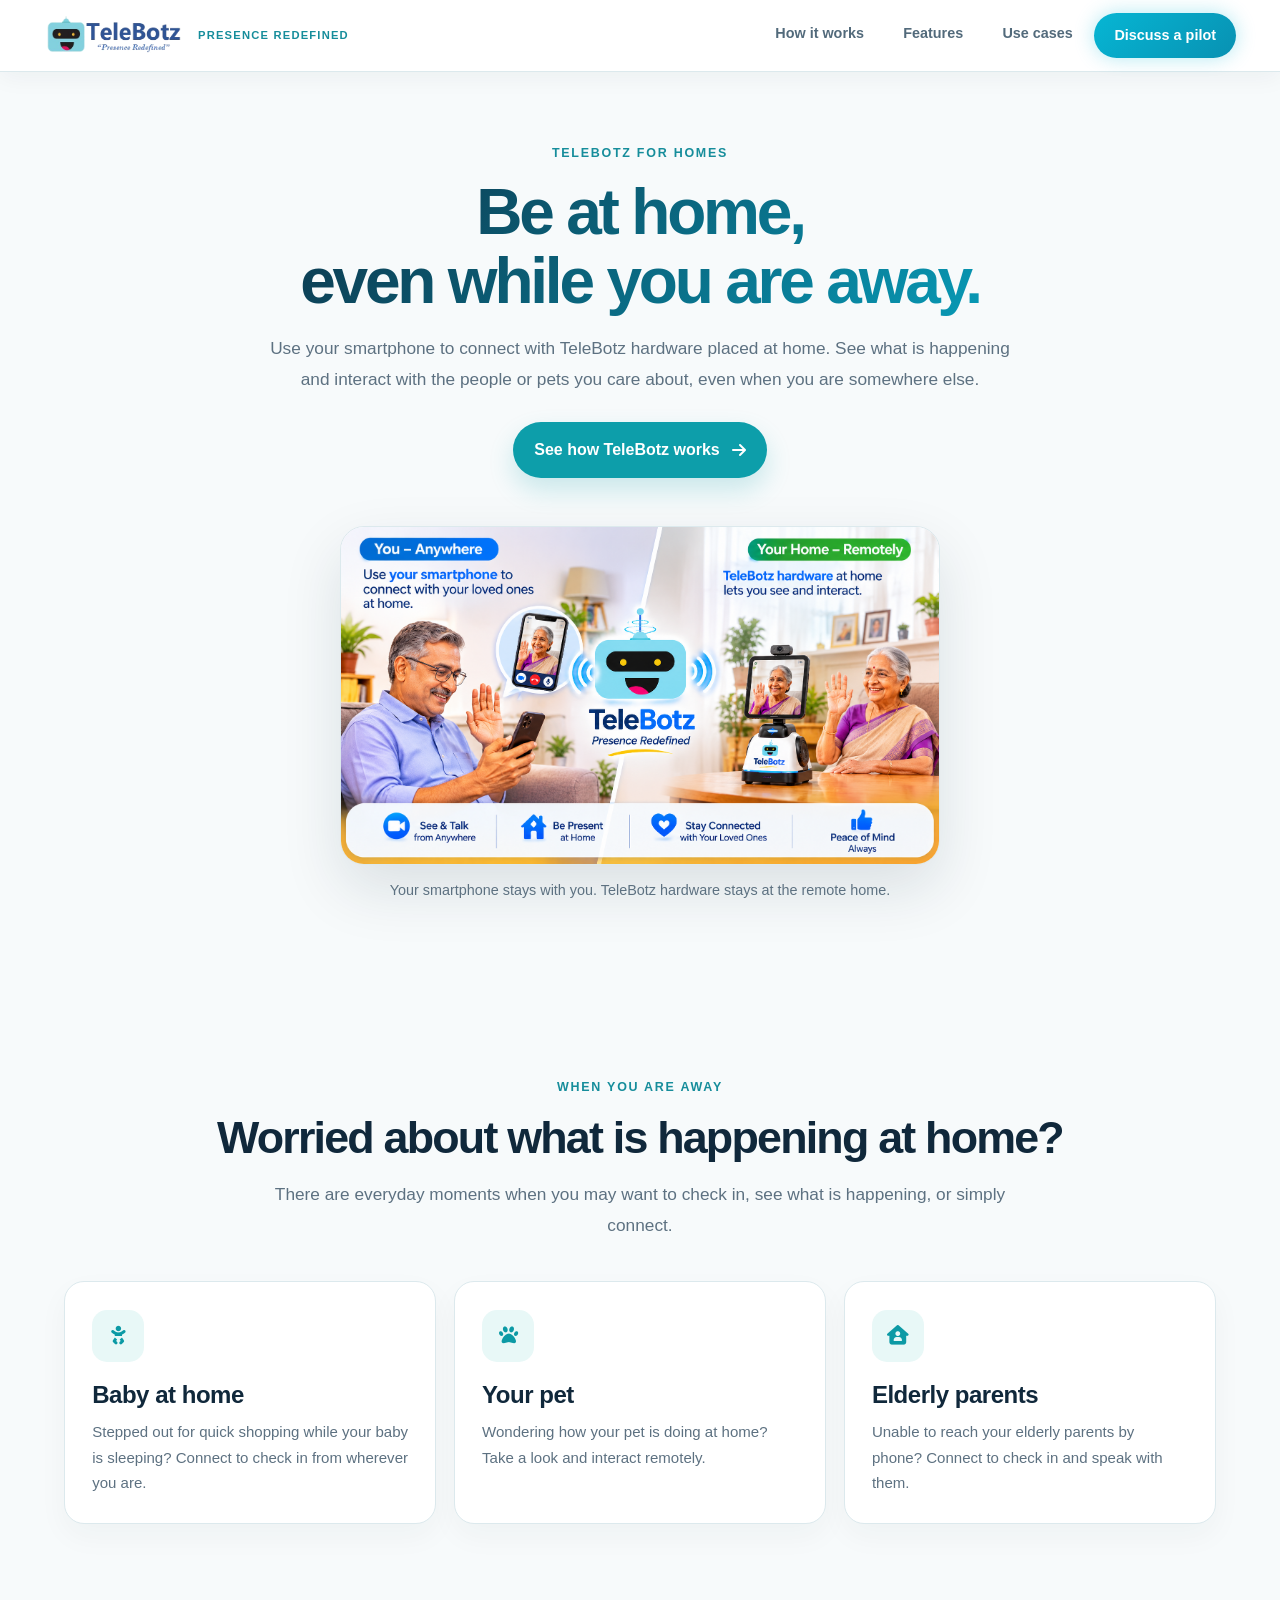
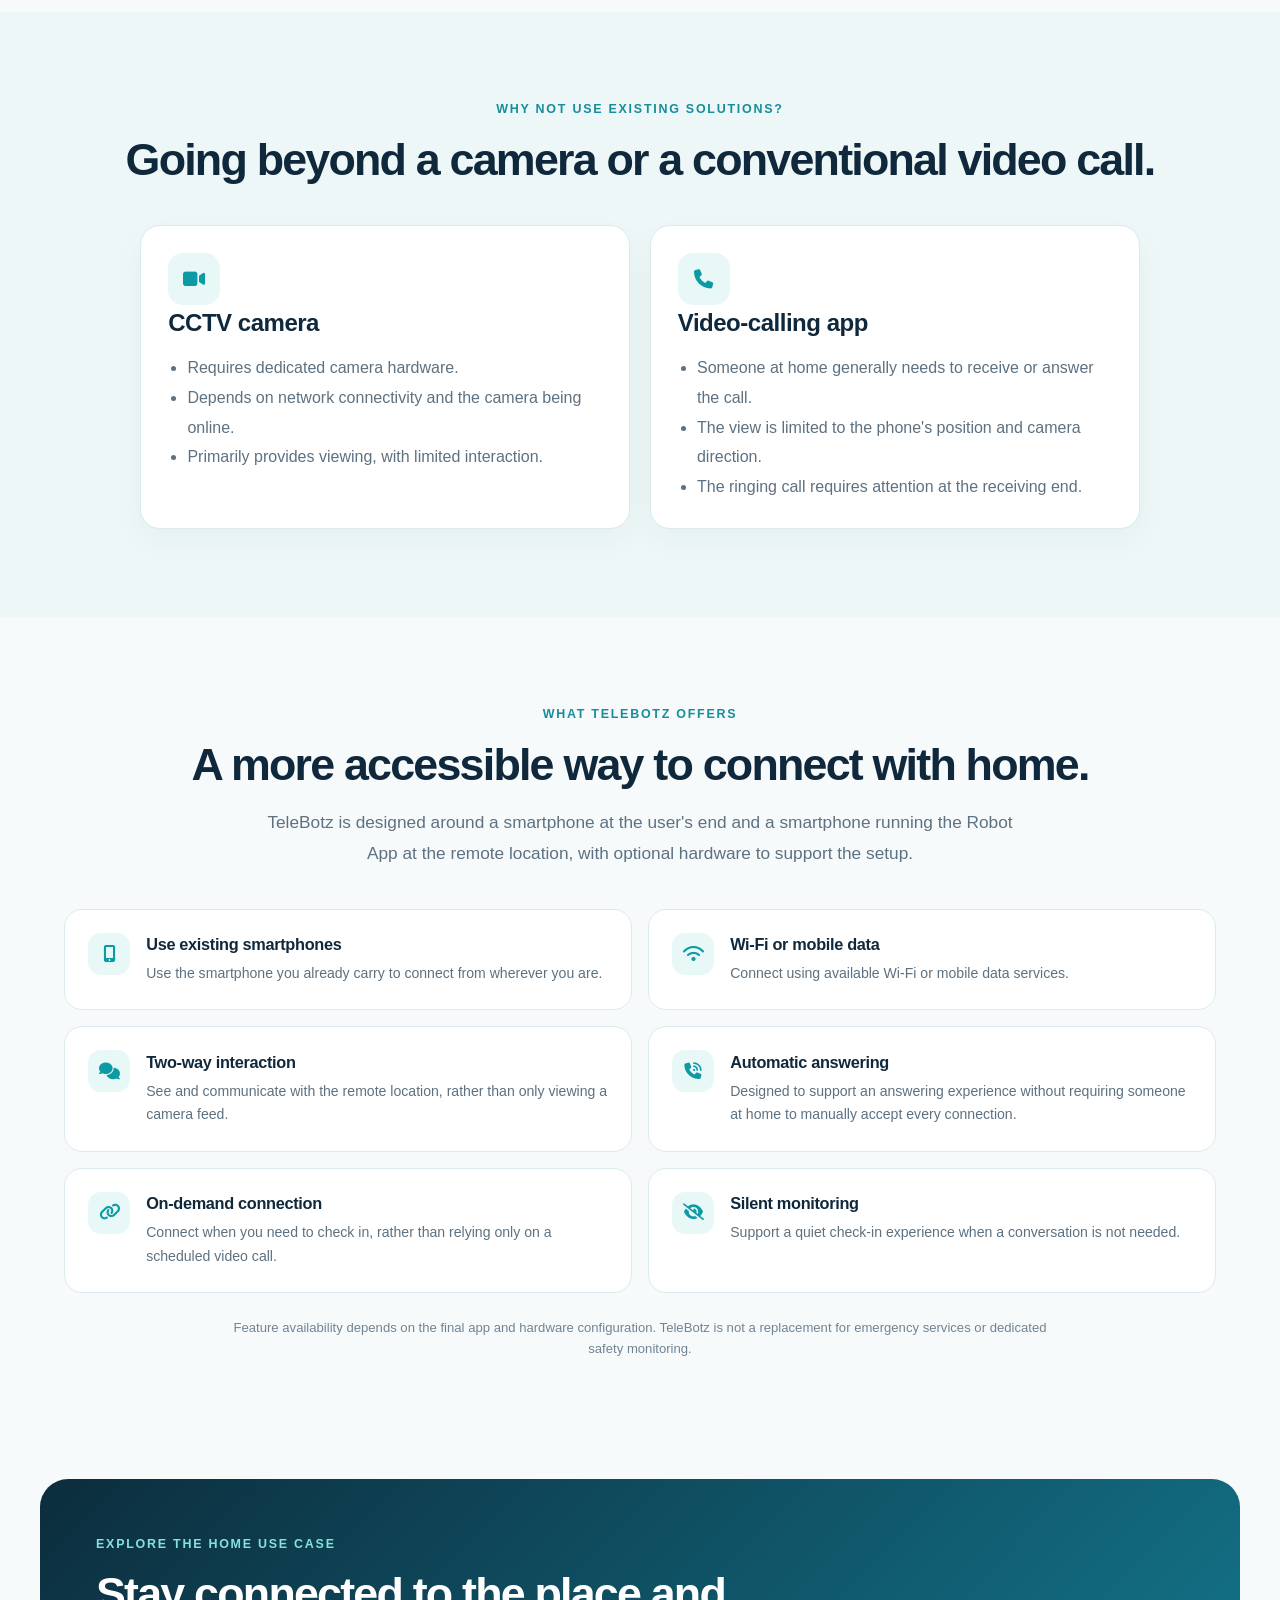
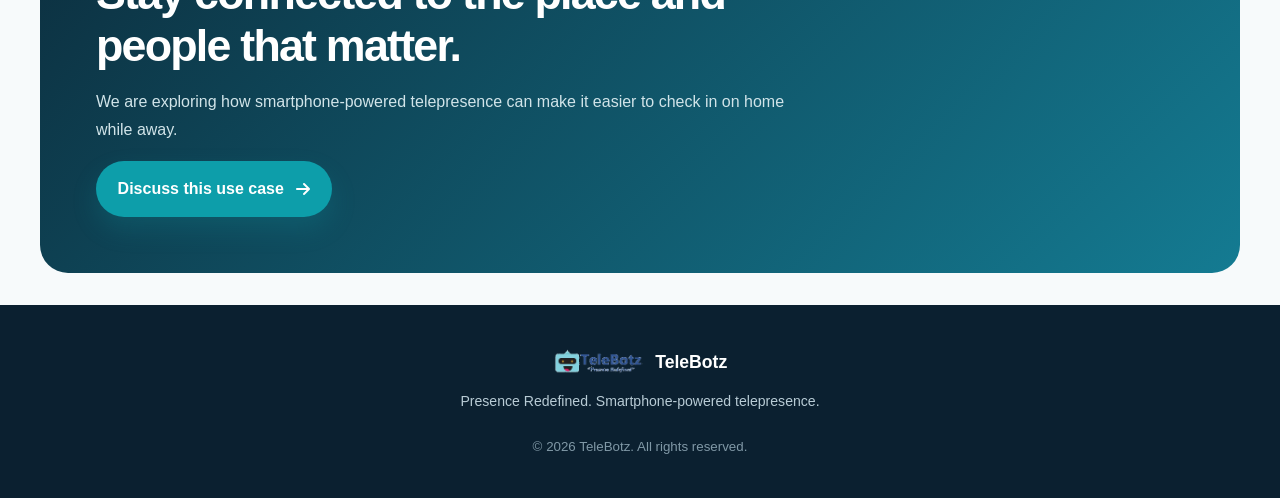
<file: home.html>
<!DOCTYPE html>
<html lang="en">
<head>
  <meta charset="UTF-8">
  <meta name="viewport" content="width=device-width, initial-scale=1.0">
  <title>TeleBotz for Homes | Stay Connected While Away</title>
  <meta name="description" content="Use your smartphone to connect with TeleBotz hardware at home. Check in on your baby, pets, or elderly loved ones while you are away.">
  <meta name="theme-color" content="#071b2c">
  <link rel="icon" type="image/png" href="telebotz_favicon.png">
  <link rel="preconnect" href="https://cdnjs.cloudflare.com">
  <link rel="stylesheet" href="https://cdnjs.cloudflare.com/ajax/libs/font-awesome/6.4.0/css/all.min.css">
  <link rel="stylesheet" href="style.css">
  <link rel="stylesheet" href="gateway.css">
</head>
<body>
  <header class="site-header">
    <div class="header-container">
      <a class="brand" href="index.html" aria-label="TeleBotz home">
        <img src="telebotz_logo_transparent.png" alt="TeleBotz logo" class="logo">
        <span class="brand-tagline">Presence Redefined</span>
      </a>
      <button class="mobile-menu-toggle" aria-label="Toggle navigation" aria-expanded="false" aria-controls="mainNav" id="mobileMenuToggle">
        <span></span><span></span><span></span>
      </button>
      <nav class="main-nav" id="mainNav" aria-label="Primary navigation">
        <ul>
          <li><a class="nav-link" href="index.html#how-it-works">How it works</a></li>
          <li><a class="nav-link" href="index.html#features">Features</a></li>
          <li><a class="nav-link" href="use-cases.html">Use cases</a></li>
          <li><a class="nav-link cta-nav" href="index.html#pilot">Discuss a pilot</a></li>
        </ul>
      </nav>
    </div>
  </header>

  <main class="home-usecase-page">
    <section class="vg-page-hero vg-section home-usecase-hero">
      <div class="vg-section-kicker">TeleBotz for homes</div>
      <h1>Be at home,<br><span>even while you are away.</span></h1>
      <p class="vg-section-lead">Use your smartphone to connect with TeleBotz hardware placed at home. See what is happening and interact with the people or pets you care about, even when you are somewhere else.</p>
      <a class="vg-button vg-button-primary" href="index.html#how-it-works">See how TeleBotz works <i class="fas fa-arrow-right" aria-hidden="true"></i></a>
    </section>

    <section class="vg-section home-usecase-visual-section">
      <figure class="home-usecase-visual">
        <img src="telebotz-home-usecase.png" alt="A person away from home uses a smartphone to connect with TeleBotz hardware at home, where an elderly family member can be seen and spoken to.">
        <figcaption>Your smartphone stays with you. TeleBotz hardware stays at the remote home.</figcaption>
      </figure>
    </section>

    <section class="vg-section home-usecase-worries">
      <div class="vg-section-kicker">When you are away</div>
      <h2>Worried about what is happening at home?</h2>
      <p class="vg-section-lead">There are everyday moments when you may want to check in, see what is happening, or simply connect.</p>
      <div class="home-worry-grid">
        <article class="home-worry-card">
          <div class="vg-usecase-icon"><i class="fas fa-baby" aria-hidden="true"></i></div>
          <h3>Baby at home</h3>
          <p>Stepped out for quick shopping while your baby is sleeping? Connect to check in from wherever you are.</p>
        </article>
        <article class="home-worry-card">
          <div class="vg-usecase-icon"><i class="fas fa-paw" aria-hidden="true"></i></div>
          <h3>Your pet</h3>
          <p>Wondering how your pet is doing at home? Take a look and interact remotely.</p>
        </article>
        <article class="home-worry-card">
          <div class="vg-usecase-icon"><i class="fas fa-house-user" aria-hidden="true"></i></div>
          <h3>Elderly parents</h3>
          <p>Unable to reach your elderly parents by phone? Connect to check in and speak with them.</p>
        </article>
      </div>
    </section>

    <section class="vg-section home-solutions">
      <div class="vg-section-kicker">Why not use existing solutions?</div>
      <h2>Going beyond a camera or a conventional video call.</h2>
      <div class="home-comparison-grid">
        <article class="home-comparison-card">
          <div class="vg-side-icon"><i class="fas fa-video" aria-hidden="true"></i></div>
          <h3>CCTV camera</h3>
          <ul>
            <li>Requires dedicated camera hardware.</li>
            <li>Depends on network connectivity and the camera being online.</li>
            <li>Primarily provides viewing, with limited interaction.</li>
          </ul>
        </article>
        <article class="home-comparison-card">
          <div class="vg-side-icon"><i class="fas fa-phone" aria-hidden="true"></i></div>
          <h3>Video-calling app</h3>
          <ul>
            <li>Someone at home generally needs to receive or answer the call.</li>
            <li>The view is limited to the phone's position and camera direction.</li>
            <li>The ringing call requires attention at the receiving end.</li>
          </ul>
        </article>
      </div>
    </section>

    <section class="vg-section home-telebotz-offers">
      <div class="vg-section-kicker">What TeleBotz offers</div>
      <h2>A more accessible way to connect with home.</h2>
      <p class="vg-section-lead">TeleBotz is designed around a smartphone at the user's end and a smartphone running the Robot App at the remote location, with optional hardware to support the setup.</p>
      <div class="home-offer-grid">
        <article class="vg-feature"><i class="fas fa-mobile-screen-button" aria-hidden="true"></i><div><h3>Use existing smartphones</h3><p>Use the smartphone you already carry to connect from wherever you are.</p></div></article>
        <article class="vg-feature"><i class="fas fa-wifi" aria-hidden="true"></i><div><h3>Wi-Fi or mobile data</h3><p>Connect using available Wi-Fi or mobile data services.</p></div></article>
        <article class="vg-feature"><i class="fas fa-comments" aria-hidden="true"></i><div><h3>Two-way interaction</h3><p>See and communicate with the remote location, rather than only viewing a camera feed.</p></div></article>
        <article class="vg-feature"><i class="fas fa-phone-volume" aria-hidden="true"></i><div><h3>Automatic answering</h3><p>Designed to support an answering experience without requiring someone at home to manually accept every connection.</p></div></article>
        <article class="vg-feature"><i class="fas fa-link" aria-hidden="true"></i><div><h3>On-demand connection</h3><p>Connect when you need to check in, rather than relying only on a scheduled video call.</p></div></article>
        <article class="vg-feature"><i class="fas fa-eye-slash" aria-hidden="true"></i><div><h3>Silent monitoring</h3><p>Support a quiet check-in experience when a conversation is not needed.</p></div></article>
      </div>
      <p class="home-note">Feature availability depends on the final app and hardware configuration. TeleBotz is not a replacement for emergency services or dedicated safety monitoring.</p>
    </section>

    <section class="vg-pilot home-usecase-cta">
      <div class="vg-pilot-content">
        <div class="vg-section-kicker">Explore the home use case</div>
        <h2>Stay connected to the place and people that matter.</h2>
        <p>We are exploring how smartphone-powered telepresence can make it easier to check in on home while away.</p>
        <a class="vg-button vg-button-primary" href="mailto:telebotz.in@gmail.com?subject=TeleBotz%20Home%20Use%20Case">Discuss this use case <i class="fas fa-arrow-right" aria-hidden="true"></i></a>
      </div>
    </section>
  </main>

  <footer class="vg-footer">
    <a class="vg-footer-brand" href="index.html"><img src="telebotz_logo_transparent.png" alt=""> <span>TeleBotz</span></a>
    <p>Presence Redefined. Smartphone-powered telepresence.</p>
    <small>© <span id="year"></span> TeleBotz. All rights reserved.</small>
  </footer>

  <script>
    const menuButton = document.getElementById('mobileMenuToggle');
    const nav = document.getElementById('mainNav');
    if (menuButton && nav) {
      menuButton.addEventListener('click', () => {
        const expanded = menuButton.getAttribute('aria-expanded') === 'true';
        menuButton.setAttribute('aria-expanded', String(!expanded));
        menuButton.classList.toggle('active', !expanded);
        nav.classList.toggle('active', !expanded);
      });
      nav.querySelectorAll('a').forEach(link => link.addEventListener('click', () => {
        nav.classList.remove('active');
        menuButton.classList.remove('active');
        menuButton.setAttribute('aria-expanded', 'false');
      }));
    }
    const yearEl = document.getElementById('year');
    if (yearEl) yearEl.textContent = new Date().getFullYear();
  </script>
</body>
</html>
</file>
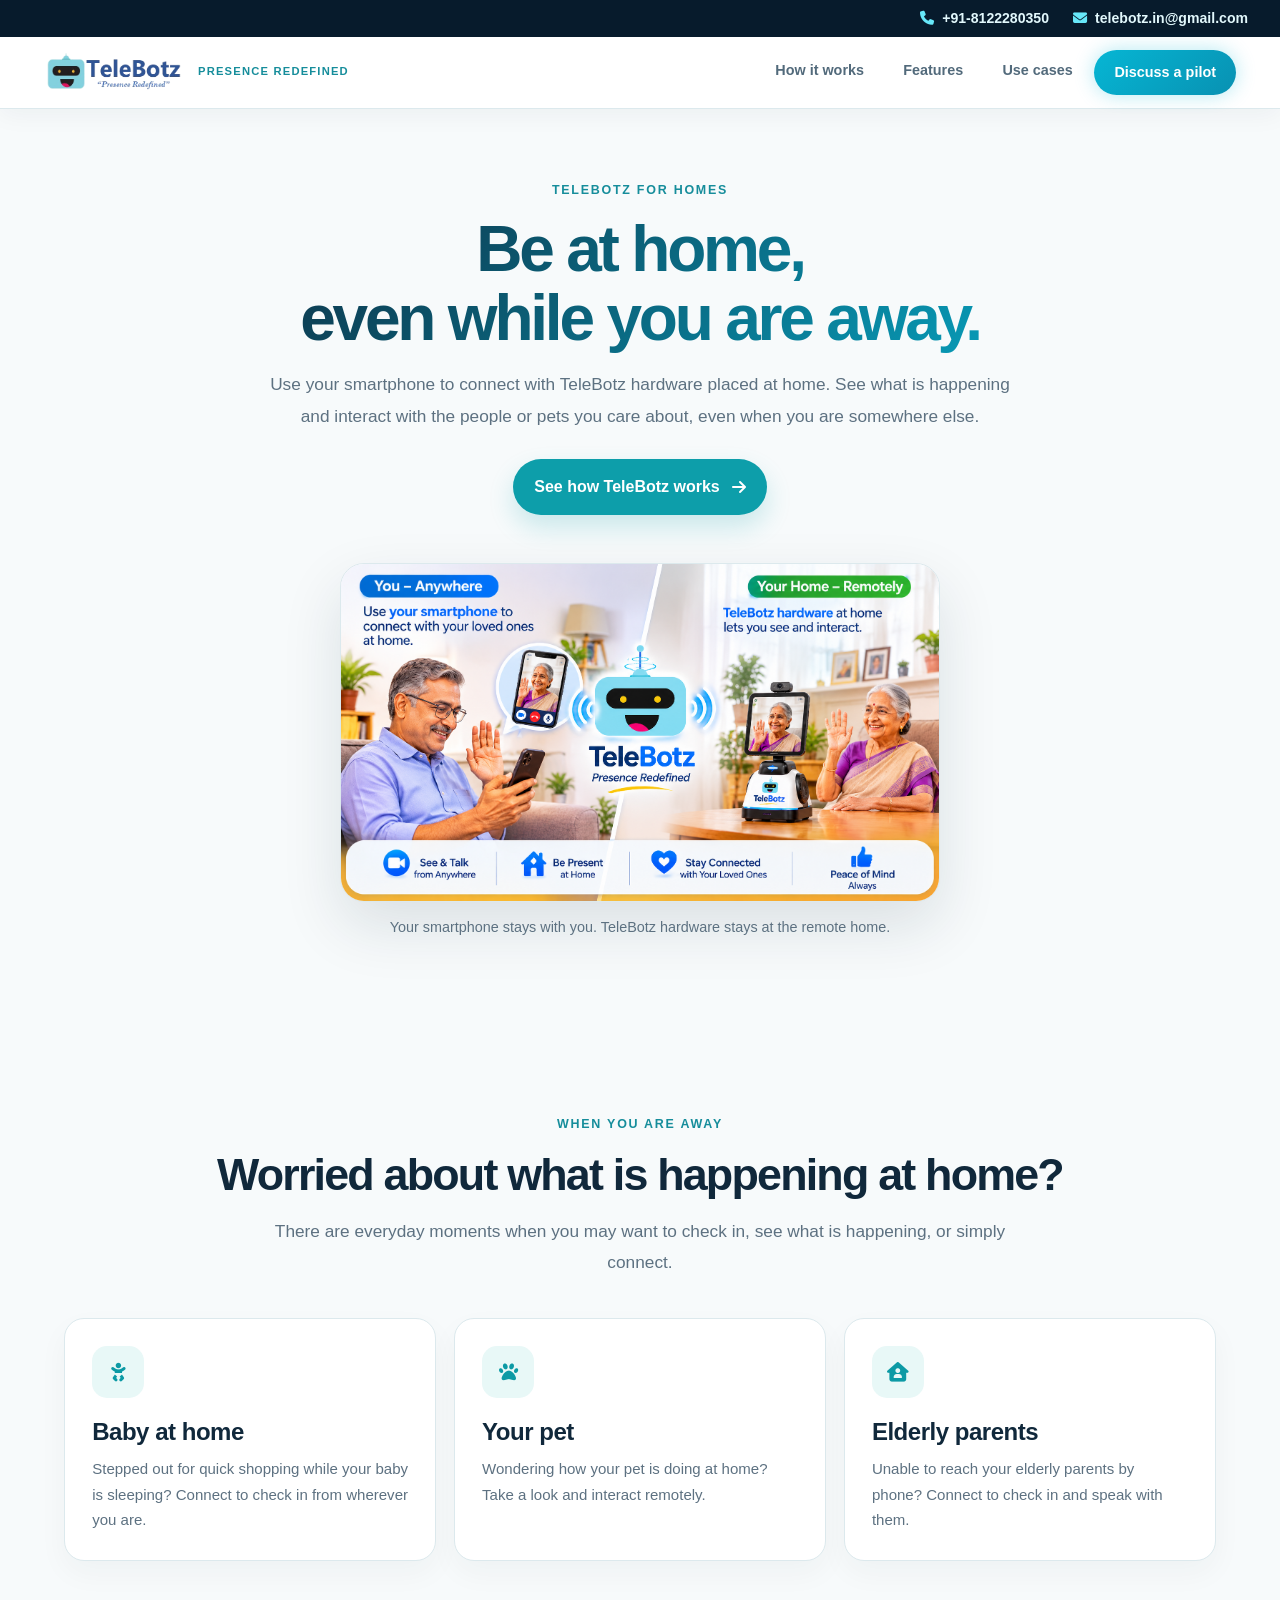
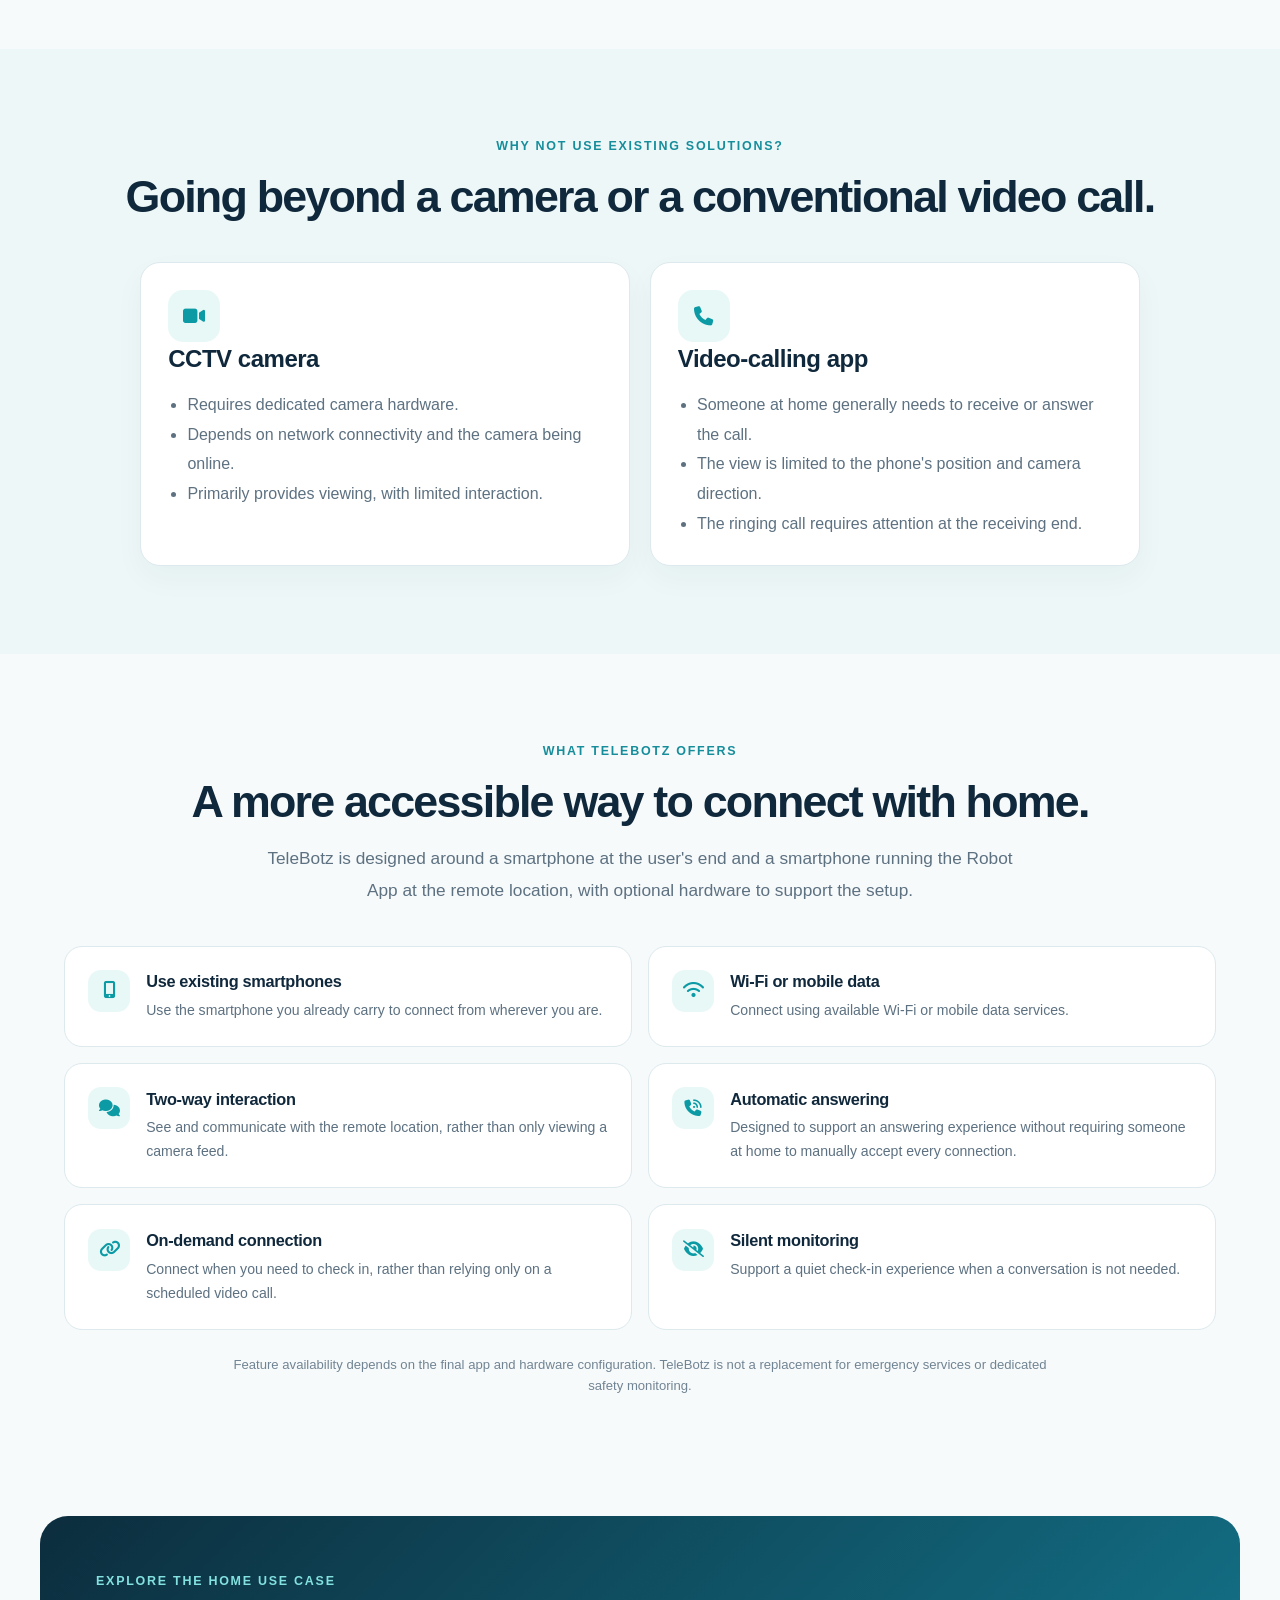
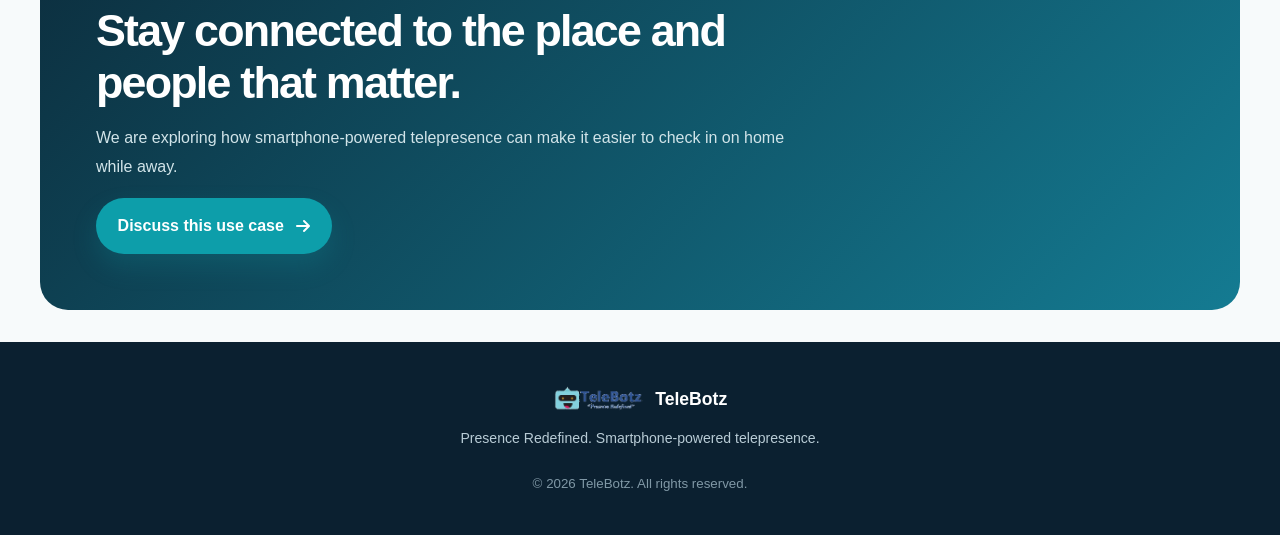
<file: homes.html>
<!DOCTYPE html>
<html lang="en">
<head>
  <meta charset="UTF-8">
  <meta name="viewport" content="width=device-width, initial-scale=1.0">
  <title>TeleBotz for Homes | Stay Connected While Away</title>
  <meta name="description" content="Use your smartphone to connect with TeleBotz hardware at home. Check in on your baby, pets, or elderly loved ones while you are away.">
  <meta name="theme-color" content="#071b2c">
  <link rel="icon" type="image/png" href="telebotz_favicon.png">
  <link rel="preconnect" href="https://cdnjs.cloudflare.com">
  <link rel="stylesheet" href="https://cdnjs.cloudflare.com/ajax/libs/font-awesome/6.4.0/css/all.min.css">
  <link rel="stylesheet" href="style.css">
  <link rel="stylesheet" href="gateway.css">
</head>
<body>
  <header class="site-header">
    <div class="vg-header-contact" aria-label="Contact TeleBotz">
      <div class="vg-header-contact-inner">
        <a href="tel:+918122280350"><i class="fas fa-phone" aria-hidden="true"></i> +91-8122280350</a>
        <a href="mailto:telebotz.in@gmail.com"><i class="fas fa-envelope" aria-hidden="true"></i> telebotz.in@gmail.com</a>
      </div>
    </div>
    <div class="header-container">
      <a class="brand" href="index.html" aria-label="TeleBotz home">
        <img src="telebotz_logo_transparent.png" alt="TeleBotz logo" class="logo">
        <span class="brand-tagline">Presence Redefined</span>
      </a>
      <button class="mobile-menu-toggle" aria-label="Toggle navigation" aria-expanded="false" aria-controls="mainNav" id="mobileMenuToggle">
        <span></span><span></span><span></span>
      </button>
      <nav class="main-nav" id="mainNav" aria-label="Primary navigation">
        <ul>
          <li><a class="nav-link" href="index.html#how-it-works">How it works</a></li>
          <li><a class="nav-link" href="index.html#features">Features</a></li>
          <li><a class="nav-link" href="use-cases.html">Use cases</a></li>
          <li><a class="nav-link cta-nav" href="index.html#pilot">Discuss a pilot</a></li>
        </ul>
      </nav>
    </div>
  </header>

  <main class="home-usecase-page">
    <section class="vg-page-hero vg-section home-usecase-hero">
      <div class="vg-section-kicker">TeleBotz for homes</div>
      <h1>Be at home,<br><span>even while you are away.</span></h1>
      <p class="vg-section-lead">Use your smartphone to connect with TeleBotz hardware placed at home. See what is happening and interact with the people or pets you care about, even when you are somewhere else.</p>
      <a class="vg-button vg-button-primary" href="index.html#how-it-works">See how TeleBotz works <i class="fas fa-arrow-right" aria-hidden="true"></i></a>
    </section>

    <section class="vg-section home-usecase-visual-section">
      <figure class="home-usecase-visual">
        <img src="telebotz-home-usecase.png" alt="A person away from home uses a smartphone to connect with TeleBotz hardware at home, where an elderly family member can be seen and spoken to.">
        <figcaption>Your smartphone stays with you. TeleBotz hardware stays at the remote home.</figcaption>
      </figure>
    </section>

    <section class="vg-section home-usecase-worries">
      <div class="vg-section-kicker">When you are away</div>
      <h2>Worried about what is happening at home?</h2>
      <p class="vg-section-lead">There are everyday moments when you may want to check in, see what is happening, or simply connect.</p>
      <div class="home-worry-grid">
        <article class="home-worry-card">
          <div class="vg-usecase-icon"><i class="fas fa-baby" aria-hidden="true"></i></div>
          <h3>Baby at home</h3>
          <p>Stepped out for quick shopping while your baby is sleeping? Connect to check in from wherever you are.</p>
        </article>
        <article class="home-worry-card">
          <div class="vg-usecase-icon"><i class="fas fa-paw" aria-hidden="true"></i></div>
          <h3>Your pet</h3>
          <p>Wondering how your pet is doing at home? Take a look and interact remotely.</p>
        </article>
        <article class="home-worry-card">
          <div class="vg-usecase-icon"><i class="fas fa-house-user" aria-hidden="true"></i></div>
          <h3>Elderly parents</h3>
          <p>Unable to reach your elderly parents by phone? Connect to check in and speak with them.</p>
        </article>
      </div>
    </section>

    <section class="vg-section home-solutions">
      <div class="vg-section-kicker">Why not use existing solutions?</div>
      <h2>Going beyond a camera or a conventional video call.</h2>
      <div class="home-comparison-grid">
        <article class="home-comparison-card">
          <div class="vg-side-icon"><i class="fas fa-video" aria-hidden="true"></i></div>
          <h3>CCTV camera</h3>
          <ul>
            <li>Requires dedicated camera hardware.</li>
            <li>Depends on network connectivity and the camera being online.</li>
            <li>Primarily provides viewing, with limited interaction.</li>
          </ul>
        </article>
        <article class="home-comparison-card">
          <div class="vg-side-icon"><i class="fas fa-phone" aria-hidden="true"></i></div>
          <h3>Video-calling app</h3>
          <ul>
            <li>Someone at home generally needs to receive or answer the call.</li>
            <li>The view is limited to the phone's position and camera direction.</li>
            <li>The ringing call requires attention at the receiving end.</li>
          </ul>
        </article>
      </div>
    </section>

    <section class="vg-section home-telebotz-offers">
      <div class="vg-section-kicker">What TeleBotz offers</div>
      <h2>A more accessible way to connect with home.</h2>
      <p class="vg-section-lead">TeleBotz is designed around a smartphone at the user's end and a smartphone running the Robot App at the remote location, with optional hardware to support the setup.</p>
      <div class="home-offer-grid">
        <article class="vg-feature"><i class="fas fa-mobile-screen-button" aria-hidden="true"></i><div><h3>Use existing smartphones</h3><p>Use the smartphone you already carry to connect from wherever you are.</p></div></article>
        <article class="vg-feature"><i class="fas fa-wifi" aria-hidden="true"></i><div><h3>Wi-Fi or mobile data</h3><p>Connect using available Wi-Fi or mobile data services.</p></div></article>
        <article class="vg-feature"><i class="fas fa-comments" aria-hidden="true"></i><div><h3>Two-way interaction</h3><p>See and communicate with the remote location, rather than only viewing a camera feed.</p></div></article>
        <article class="vg-feature"><i class="fas fa-phone-volume" aria-hidden="true"></i><div><h3>Automatic answering</h3><p>Designed to support an answering experience without requiring someone at home to manually accept every connection.</p></div></article>
        <article class="vg-feature"><i class="fas fa-link" aria-hidden="true"></i><div><h3>On-demand connection</h3><p>Connect when you need to check in, rather than relying only on a scheduled video call.</p></div></article>
        <article class="vg-feature"><i class="fas fa-eye-slash" aria-hidden="true"></i><div><h3>Silent monitoring</h3><p>Support a quiet check-in experience when a conversation is not needed.</p></div></article>
      </div>
      <p class="home-note">Feature availability depends on the final app and hardware configuration. TeleBotz is not a replacement for emergency services or dedicated safety monitoring.</p>
    </section>

    <section class="vg-pilot home-usecase-cta">
      <div class="vg-pilot-content">
        <div class="vg-section-kicker">Explore the home use case</div>
        <h2>Stay connected to the place and people that matter.</h2>
        <p>We are exploring how smartphone-powered telepresence can make it easier to check in on home while away.</p>
        <a class="vg-button vg-button-primary" href="mailto:telebotz.in@gmail.com?subject=TeleBotz%20Home%20Use%20Case">Discuss this use case <i class="fas fa-arrow-right" aria-hidden="true"></i></a>
      </div>
    </section>
  </main>

  <footer class="vg-footer">
    <a class="vg-footer-brand" href="index.html"><img src="telebotz_logo_transparent.png" alt=""> <span>TeleBotz</span></a>
    <p>Presence Redefined. Smartphone-powered telepresence.</p>
    <small>© <span id="year"></span> TeleBotz. All rights reserved.</small>
  </footer>

  <script>
    const menuButton = document.getElementById('mobileMenuToggle');
    const nav = document.getElementById('mainNav');
    if (menuButton && nav) {
      menuButton.addEventListener('click', () => {
        const expanded = menuButton.getAttribute('aria-expanded') === 'true';
        menuButton.setAttribute('aria-expanded', String(!expanded));
        menuButton.classList.toggle('active', !expanded);
        nav.classList.toggle('active', !expanded);
      });
      nav.querySelectorAll('a').forEach(link => link.addEventListener('click', () => {
        nav.classList.remove('active');
        menuButton.classList.remove('active');
        menuButton.setAttribute('aria-expanded', 'false');
      }));
    }
    const yearEl = document.getElementById('year');
    if (yearEl) yearEl.textContent = new Date().getFullYear();
  </script>
</body>
</html>
</file>
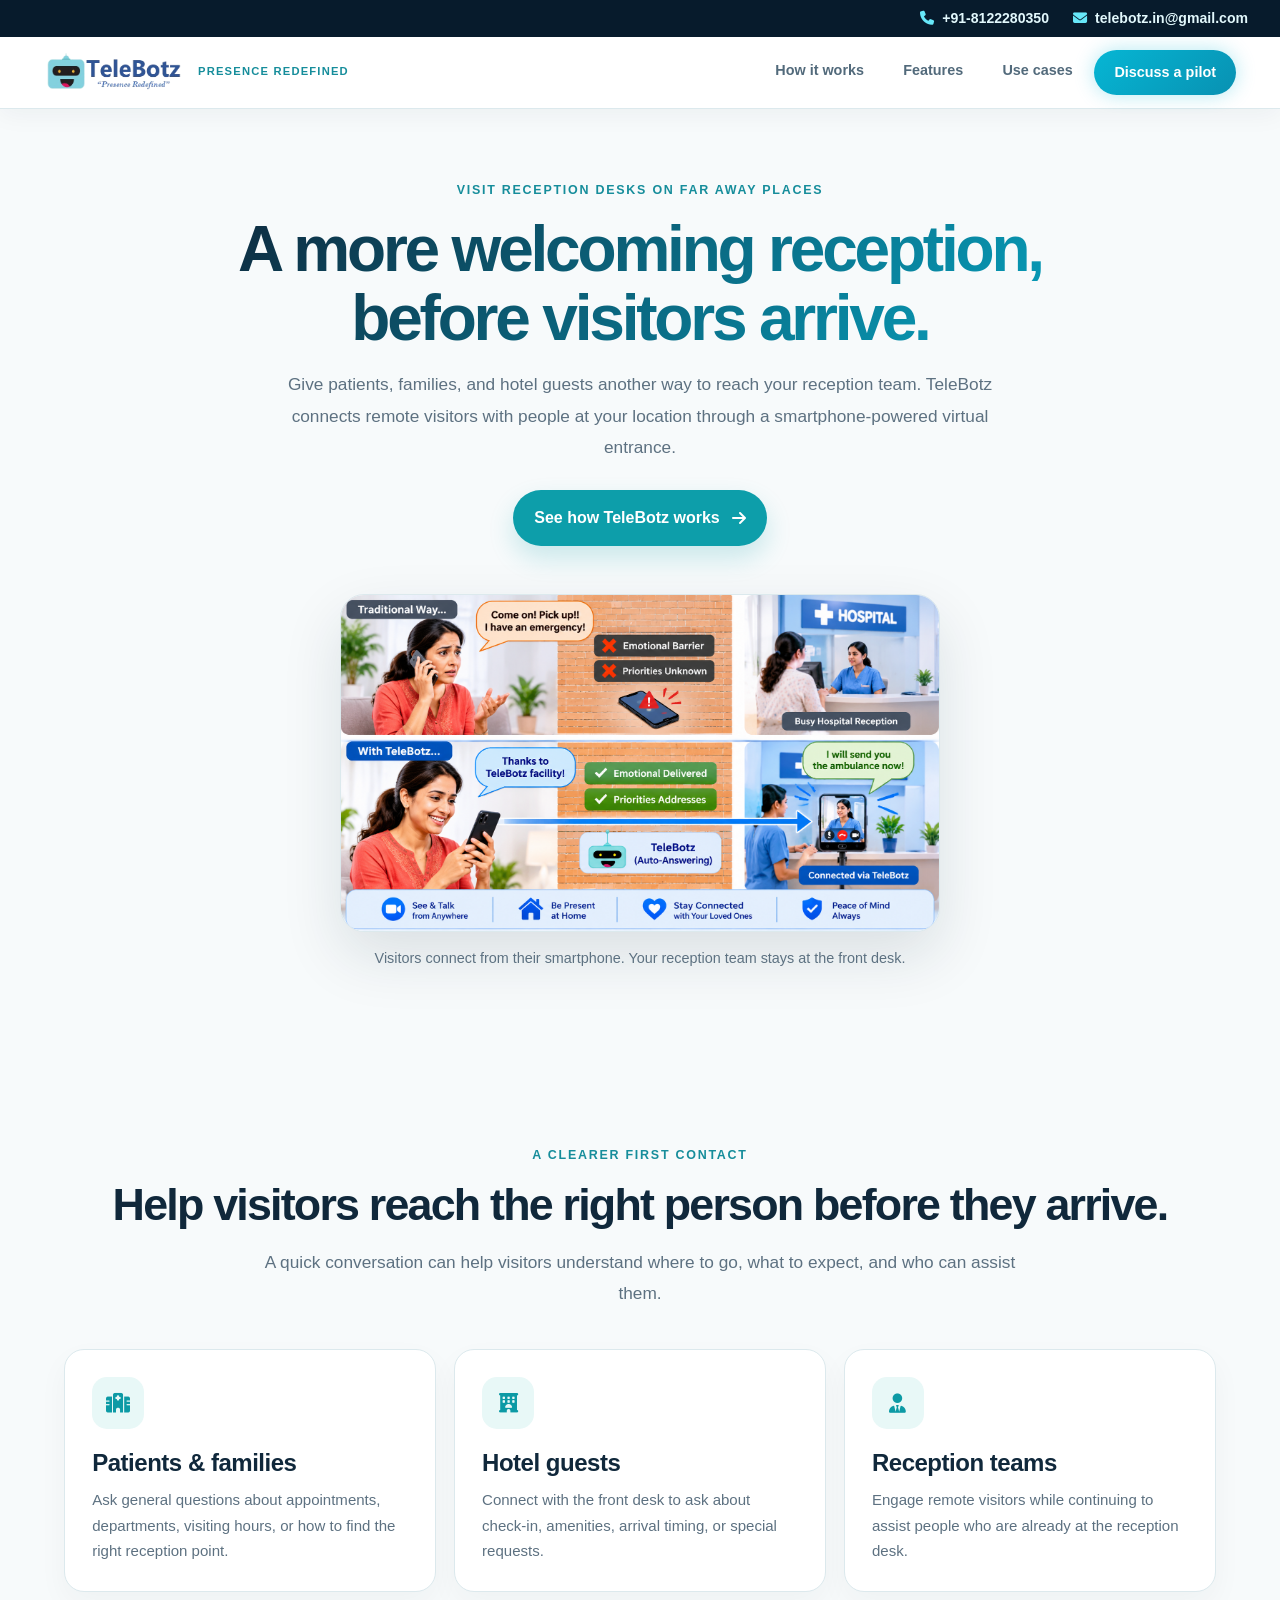
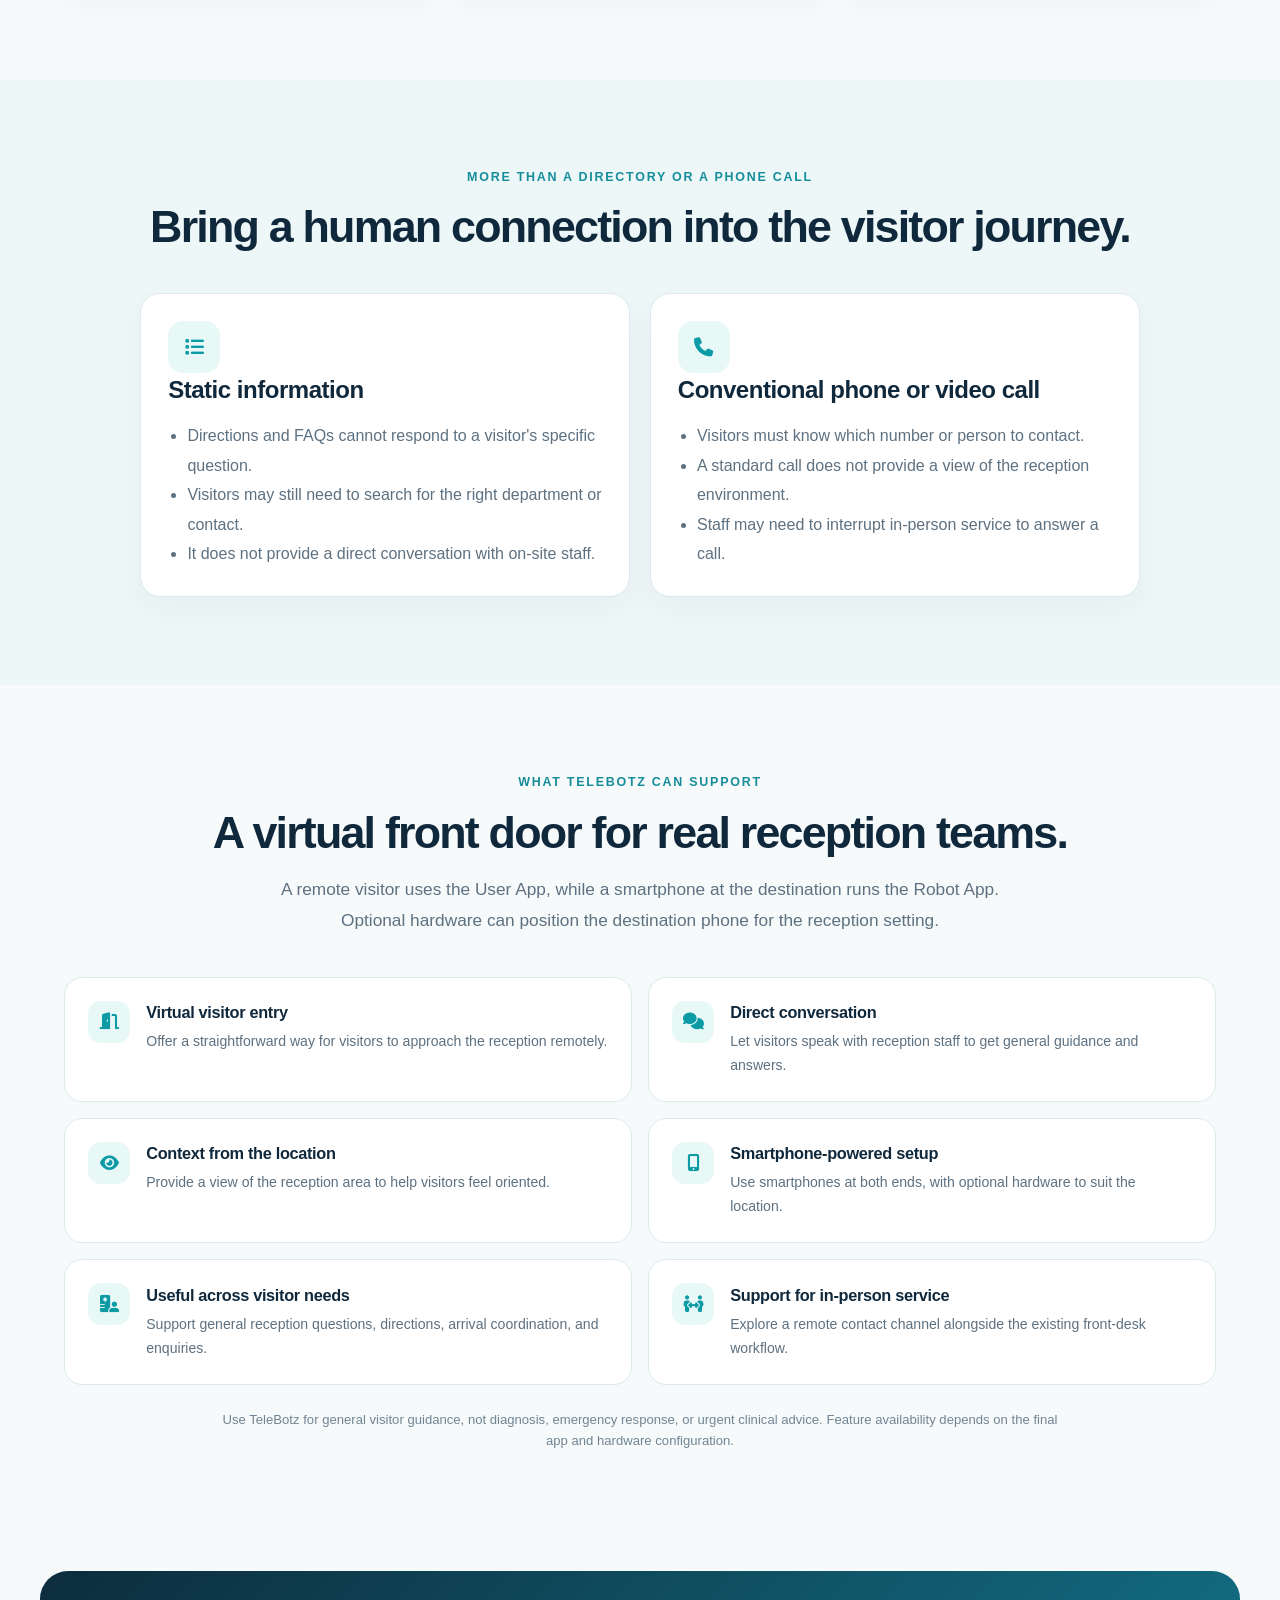
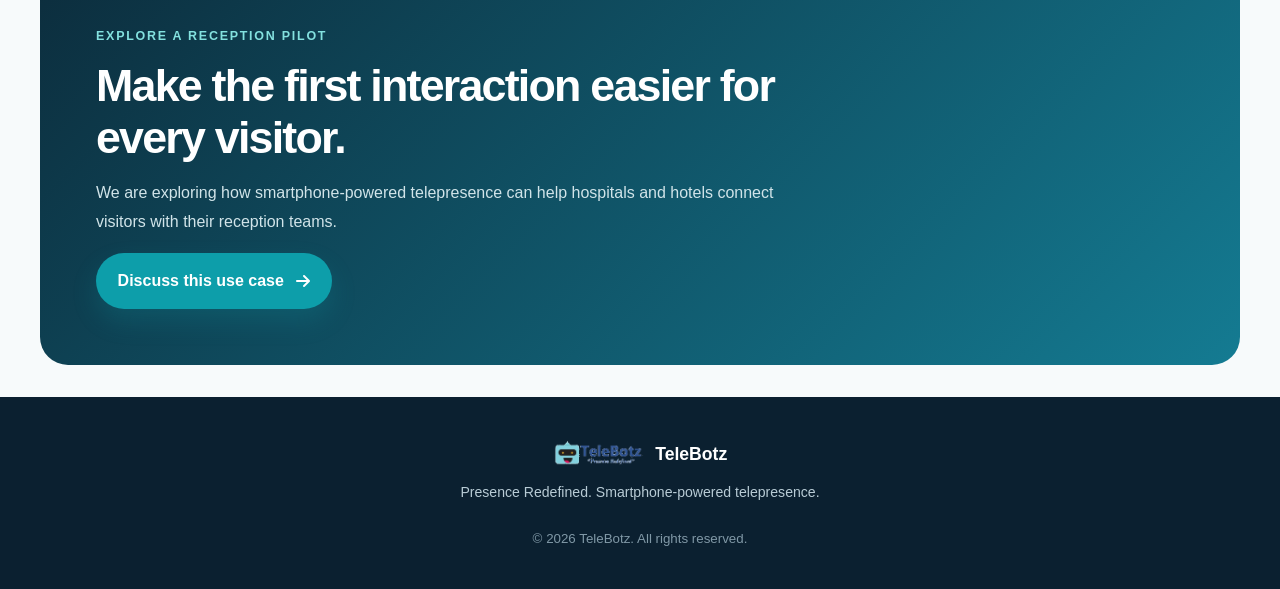
<file: hospital-hotel-reception.html>
<!DOCTYPE html>
<html lang="en">
<head>
  <meta charset="UTF-8">
  <meta name="viewport" content="width=device-width, initial-scale=1.0">
  <title>TeleBotz for Hospital & Hotel Reception</title>
  <meta name="description" content="Explore how TeleBotz can help hospital and hotel visitors connect with reception teams remotely, ask questions, and get guidance before arriving.">
  <meta name="theme-color" content="#071b2c">
  <link rel="icon" type="image/png" href="telebotz_favicon.png">
  <link rel="preconnect" href="https://cdnjs.cloudflare.com">
  <link rel="stylesheet" href="https://cdnjs.cloudflare.com/ajax/libs/font-awesome/6.4.0/css/all.min.css">
  <link rel="stylesheet" href="style.css">
  <link rel="stylesheet" href="gateway.css">
</head>
<body>
  <header class="site-header">
    <div class="vg-header-contact" aria-label="Contact TeleBotz">
      <div class="vg-header-contact-inner">
        <a href="tel:+918122280350"><i class="fas fa-phone" aria-hidden="true"></i> +91-8122280350</a>
        <a href="mailto:telebotz.in@gmail.com"><i class="fas fa-envelope" aria-hidden="true"></i> telebotz.in@gmail.com</a>
      </div>
    </div>
    <div class="header-container">
      <a class="brand" href="index.html" aria-label="TeleBotz home">
        <img src="telebotz_logo_transparent.png" alt="TeleBotz logo" class="logo">
        <span class="brand-tagline">Presence Redefined</span>
      </a>
      <button class="mobile-menu-toggle" aria-label="Toggle navigation" aria-expanded="false" aria-controls="mainNav" id="mobileMenuToggle">
        <span></span><span></span><span></span>
      </button>
      <nav class="main-nav" id="mainNav" aria-label="Primary navigation">
        <ul>
          <li><a class="nav-link" href="index.html#how-it-works">How it works</a></li>
          <li><a class="nav-link" href="index.html#features">Features</a></li>
          <li><a class="nav-link" href="use-cases.html">Use cases</a></li>
          <li><a class="nav-link cta-nav" href="index.html#pilot">Discuss a pilot</a></li>
        </ul>
      </nav>
    </div>
  </header>

  <main class="home-usecase-page">
    <section class="vg-page-hero vg-section home-usecase-hero">
      <div class="vg-section-kicker">Visit Reception Desks on Far Away Places</div>
      <h1>A more welcoming reception,<br><span>before visitors arrive.</span></h1>
      <p class="vg-section-lead">Give patients, families, and hotel guests another way to reach your reception team. TeleBotz connects remote visitors with people at your location through a smartphone-powered virtual entrance.</p>
      <a class="vg-button vg-button-primary" href="index.html#how-it-works">See how TeleBotz works <i class="fas fa-arrow-right" aria-hidden="true"></i></a>
    </section>

    <section class="vg-section home-usecase-visual-section">
      <figure class="home-usecase-visual">
        <img src="telebotz-hospital-reception-usecase.png" alt="A remote visitor uses a smartphone to connect with staff at a hospital reception through TeleBotz.">
        <figcaption>Visitors connect from their smartphone. Your reception team stays at the front desk.</figcaption>
      </figure>
    </section>

    <section class="vg-section home-usecase-worries">
      <div class="vg-section-kicker">A clearer first contact</div>
      <h2>Help visitors reach the right person before they arrive.</h2>
      <p class="vg-section-lead">A quick conversation can help visitors understand where to go, what to expect, and who can assist them.</p>
      <div class="home-worry-grid">
        <article class="home-worry-card">
          <div class="vg-usecase-icon"><i class="fas fa-hospital" aria-hidden="true"></i></div>
          <h3>Patients & families</h3>
          <p>Ask general questions about appointments, departments, visiting hours, or how to find the right reception point.</p>
        </article>
        <article class="home-worry-card">
          <div class="vg-usecase-icon"><i class="fas fa-hotel" aria-hidden="true"></i></div>
          <h3>Hotel guests</h3>
          <p>Connect with the front desk to ask about check-in, amenities, arrival timing, or special requests.</p>
        </article>
        <article class="home-worry-card">
          <div class="vg-usecase-icon"><i class="fas fa-user-tie" aria-hidden="true"></i></div>
          <h3>Reception teams</h3>
          <p>Engage remote visitors while continuing to assist people who are already at the reception desk.</p>
        </article>
      </div>
    </section>

    <section class="vg-section home-solutions">
      <div class="vg-section-kicker">More than a directory or a phone call</div>
      <h2>Bring a human connection into the visitor journey.</h2>
      <div class="home-comparison-grid">
        <article class="home-comparison-card">
          <div class="vg-side-icon"><i class="fas fa-list" aria-hidden="true"></i></div>
          <h3>Static information</h3>
          <ul>
            <li>Directions and FAQs cannot respond to a visitor's specific question.</li>
            <li>Visitors may still need to search for the right department or contact.</li>
            <li>It does not provide a direct conversation with on-site staff.</li>
          </ul>
        </article>
        <article class="home-comparison-card">
          <div class="vg-side-icon"><i class="fas fa-phone" aria-hidden="true"></i></div>
          <h3>Conventional phone or video call</h3>
          <ul>
            <li>Visitors must know which number or person to contact.</li>
            <li>A standard call does not provide a view of the reception environment.</li>
            <li>Staff may need to interrupt in-person service to answer a call.</li>
          </ul>
        </article>
      </div>
    </section>

    <section class="vg-section home-telebotz-offers">
      <div class="vg-section-kicker">What TeleBotz can support</div>
      <h2>A virtual front door for real reception teams.</h2>
      <p class="vg-section-lead">A remote visitor uses the User App, while a smartphone at the destination runs the Robot App. Optional hardware can position the destination phone for the reception setting.</p>
      <div class="home-offer-grid">
        <article class="vg-feature"><i class="fas fa-door-open" aria-hidden="true"></i><div><h3>Virtual visitor entry</h3><p>Offer a straightforward way for visitors to approach the reception remotely.</p></div></article>
        <article class="vg-feature"><i class="fas fa-comments" aria-hidden="true"></i><div><h3>Direct conversation</h3><p>Let visitors speak with reception staff to get general guidance and answers.</p></div></article>
        <article class="vg-feature"><i class="fas fa-eye" aria-hidden="true"></i><div><h3>Context from the location</h3><p>Provide a view of the reception area to help visitors feel oriented.</p></div></article>
        <article class="vg-feature"><i class="fas fa-mobile-screen-button" aria-hidden="true"></i><div><h3>Smartphone-powered setup</h3><p>Use smartphones at both ends, with optional hardware to suit the location.</p></div></article>
        <article class="vg-feature"><i class="fas fa-hospital-user" aria-hidden="true"></i><div><h3>Useful across visitor needs</h3><p>Support general reception questions, directions, arrival coordination, and enquiries.</p></div></article>
        <article class="vg-feature"><i class="fas fa-people-arrows-left-right" aria-hidden="true"></i><div><h3>Support for in-person service</h3><p>Explore a remote contact channel alongside the existing front-desk workflow.</p></div></article>
      </div>
      <p class="home-note">Use TeleBotz for general visitor guidance, not diagnosis, emergency response, or urgent clinical advice. Feature availability depends on the final app and hardware configuration.</p>
    </section>

    <section class="vg-pilot home-usecase-cta">
      <div class="vg-pilot-content">
        <div class="vg-section-kicker">Explore a reception pilot</div>
        <h2>Make the first interaction easier for every visitor.</h2>
        <p>We are exploring how smartphone-powered telepresence can help hospitals and hotels connect visitors with their reception teams.</p>
        <a class="vg-button vg-button-primary" href="mailto:telebotz.in@gmail.com?subject=TeleBotz%20Hospital%20and%20Hotel%20Reception%20Pilot">Discuss this use case <i class="fas fa-arrow-right" aria-hidden="true"></i></a>
      </div>
    </section>
  </main>

  <footer class="vg-footer">
    <a class="vg-footer-brand" href="index.html"><img src="telebotz_logo_transparent.png" alt=""> <span>TeleBotz</span></a>
    <p>Presence Redefined. Smartphone-powered telepresence.</p>
    <small>© <span id="year"></span> TeleBotz. All rights reserved.</small>
  </footer>

  <script>
    const menuButton = document.getElementById('mobileMenuToggle');
    const nav = document.getElementById('mainNav');
    if (menuButton && nav) {
      menuButton.addEventListener('click', () => {
        const expanded = menuButton.getAttribute('aria-expanded') === 'true';
        menuButton.setAttribute('aria-expanded', String(!expanded));
        menuButton.classList.toggle('active', !expanded);
        nav.classList.toggle('active', !expanded);
      });
      nav.querySelectorAll('a').forEach(link => link.addEventListener('click', () => {
        nav.classList.remove('active');
        menuButton.classList.remove('active');
        menuButton.setAttribute('aria-expanded', 'false');
      }));
    }
    const yearEl = document.getElementById('year');
    if (yearEl) yearEl.textContent = new Date().getFullYear();
  </script>
</body>
</html>
</file>
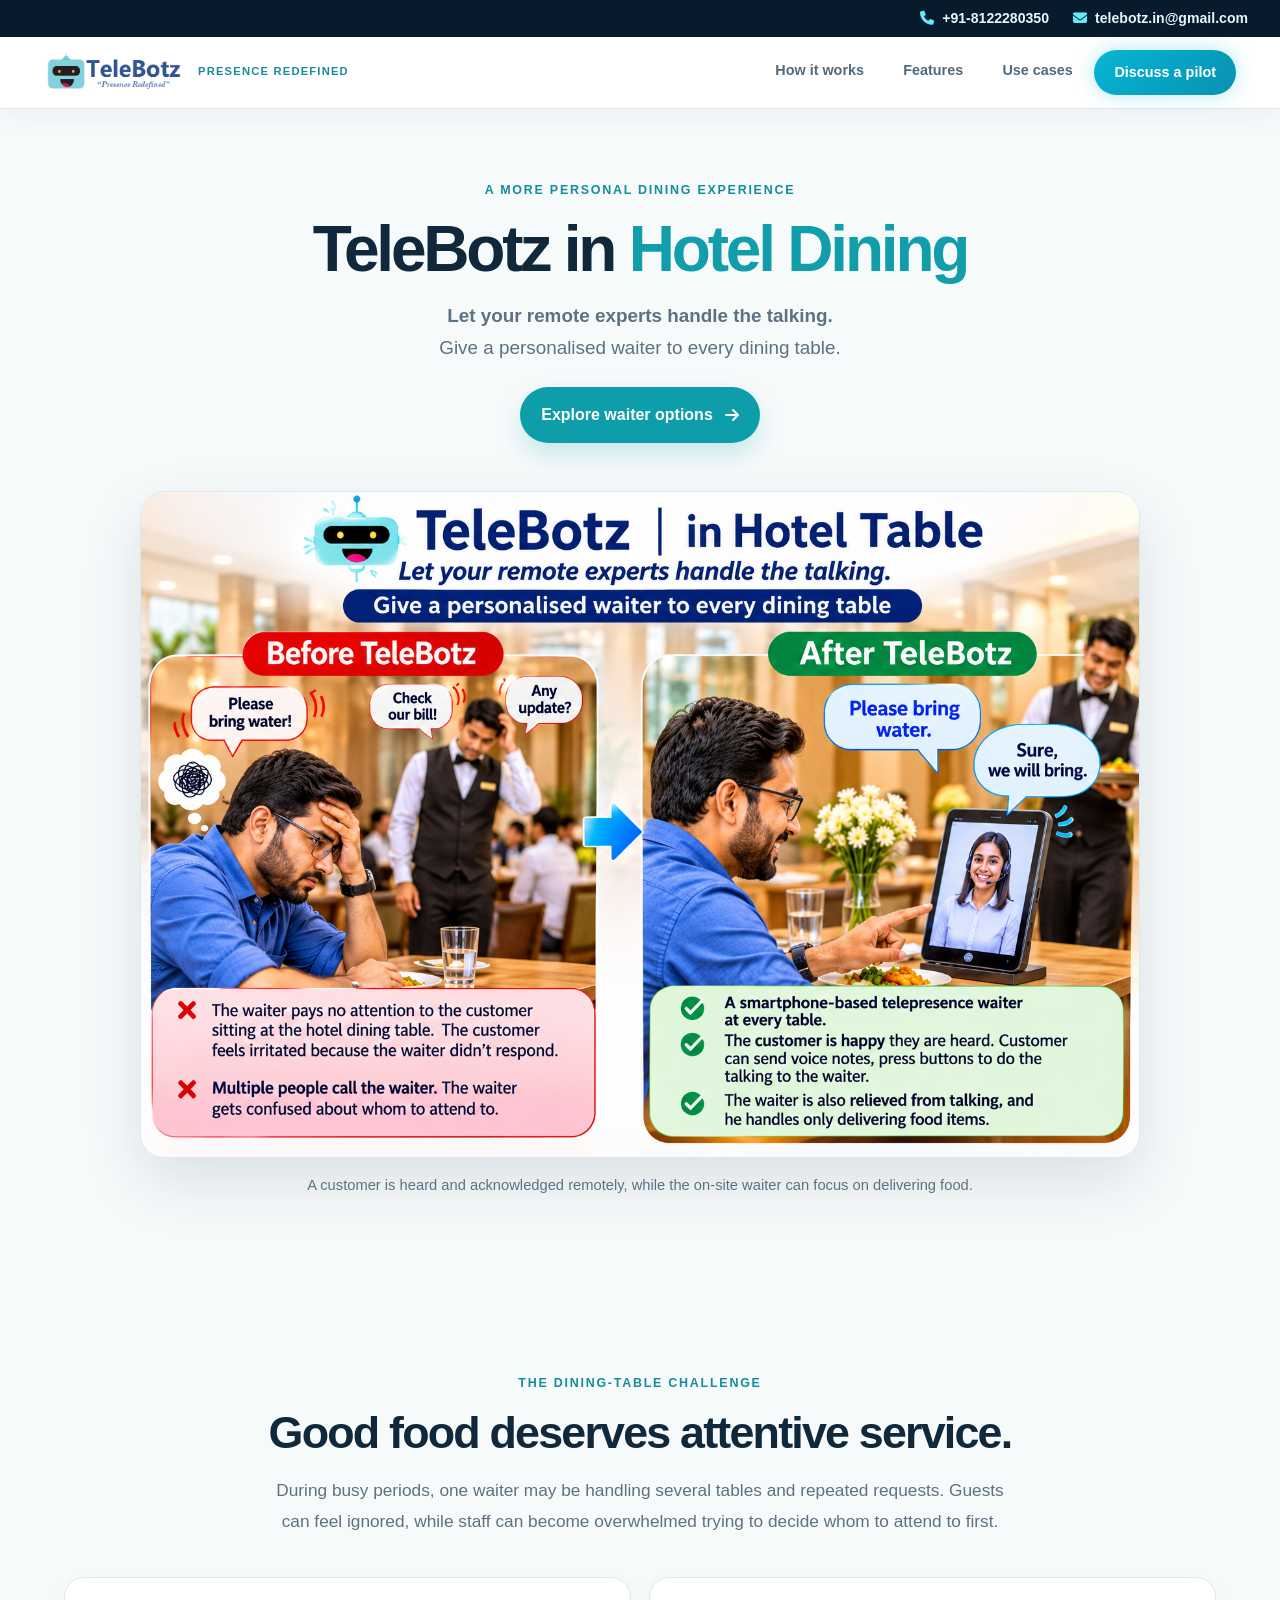
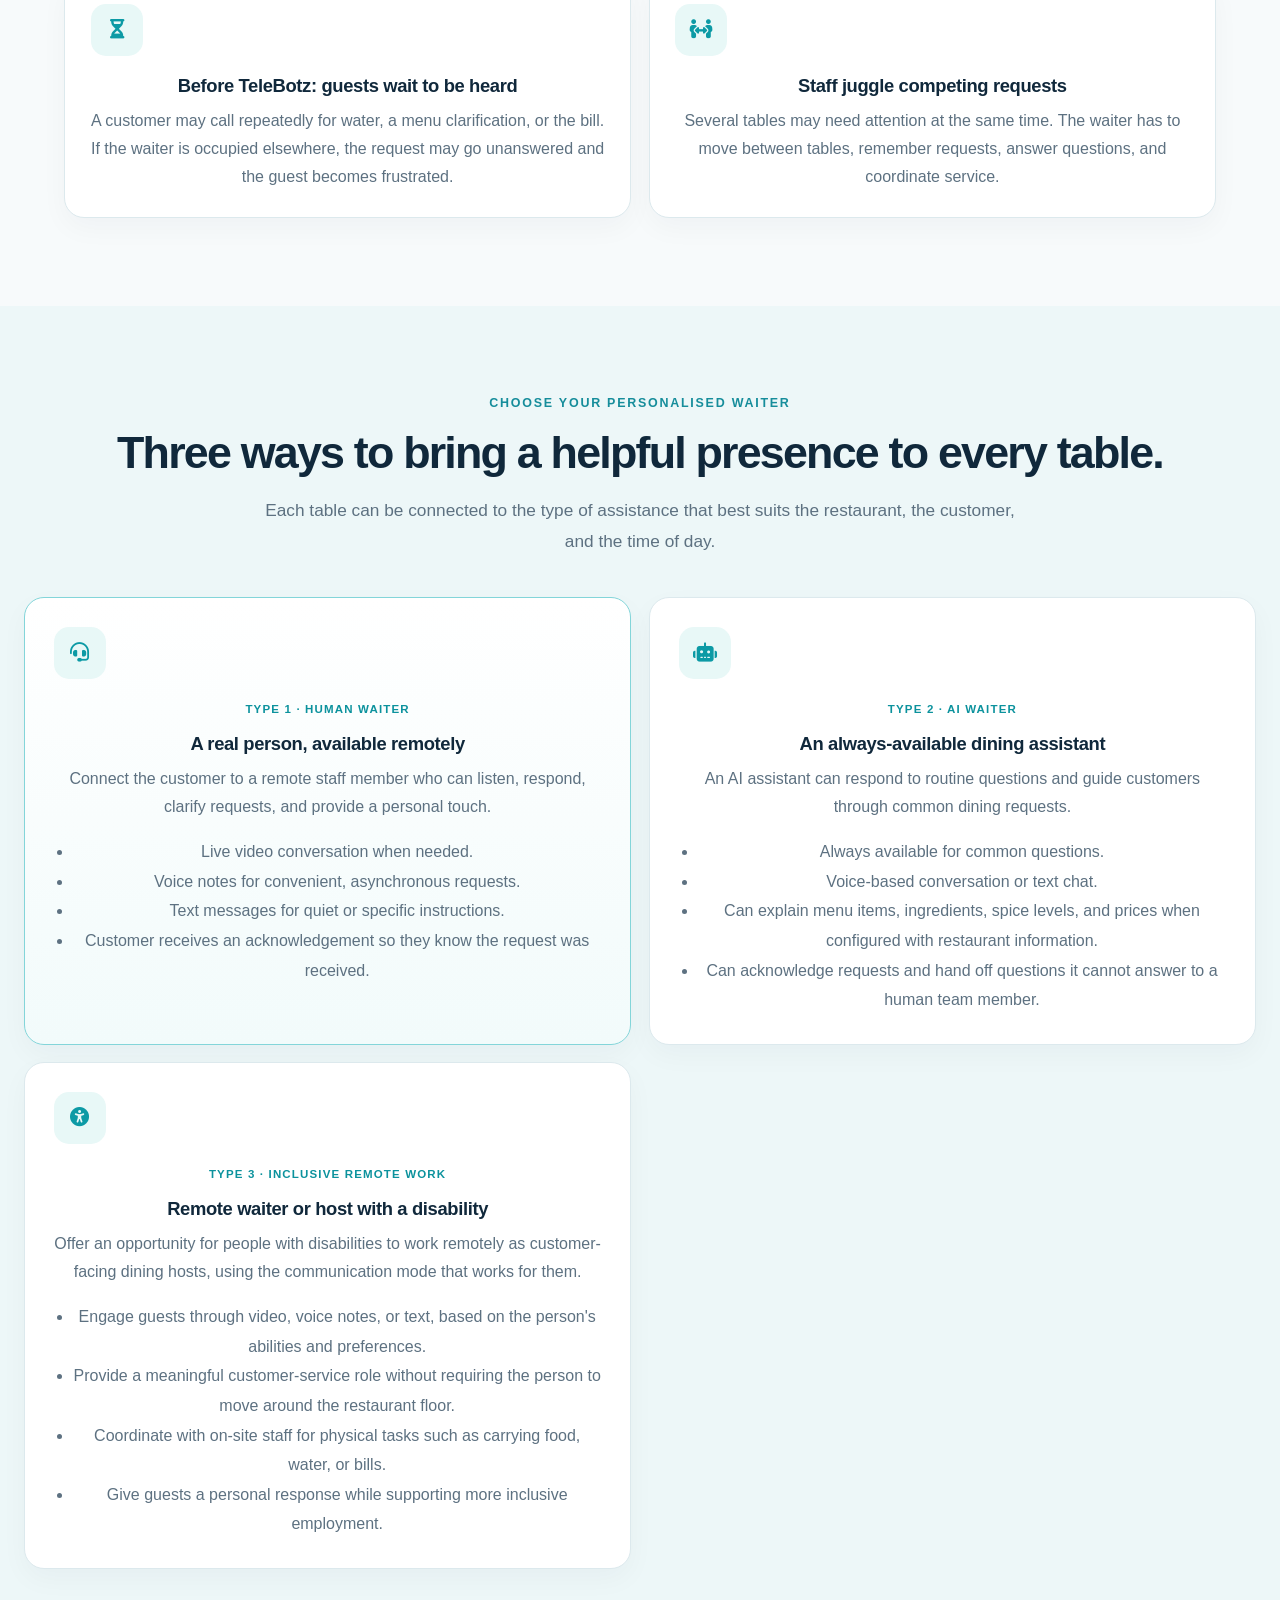
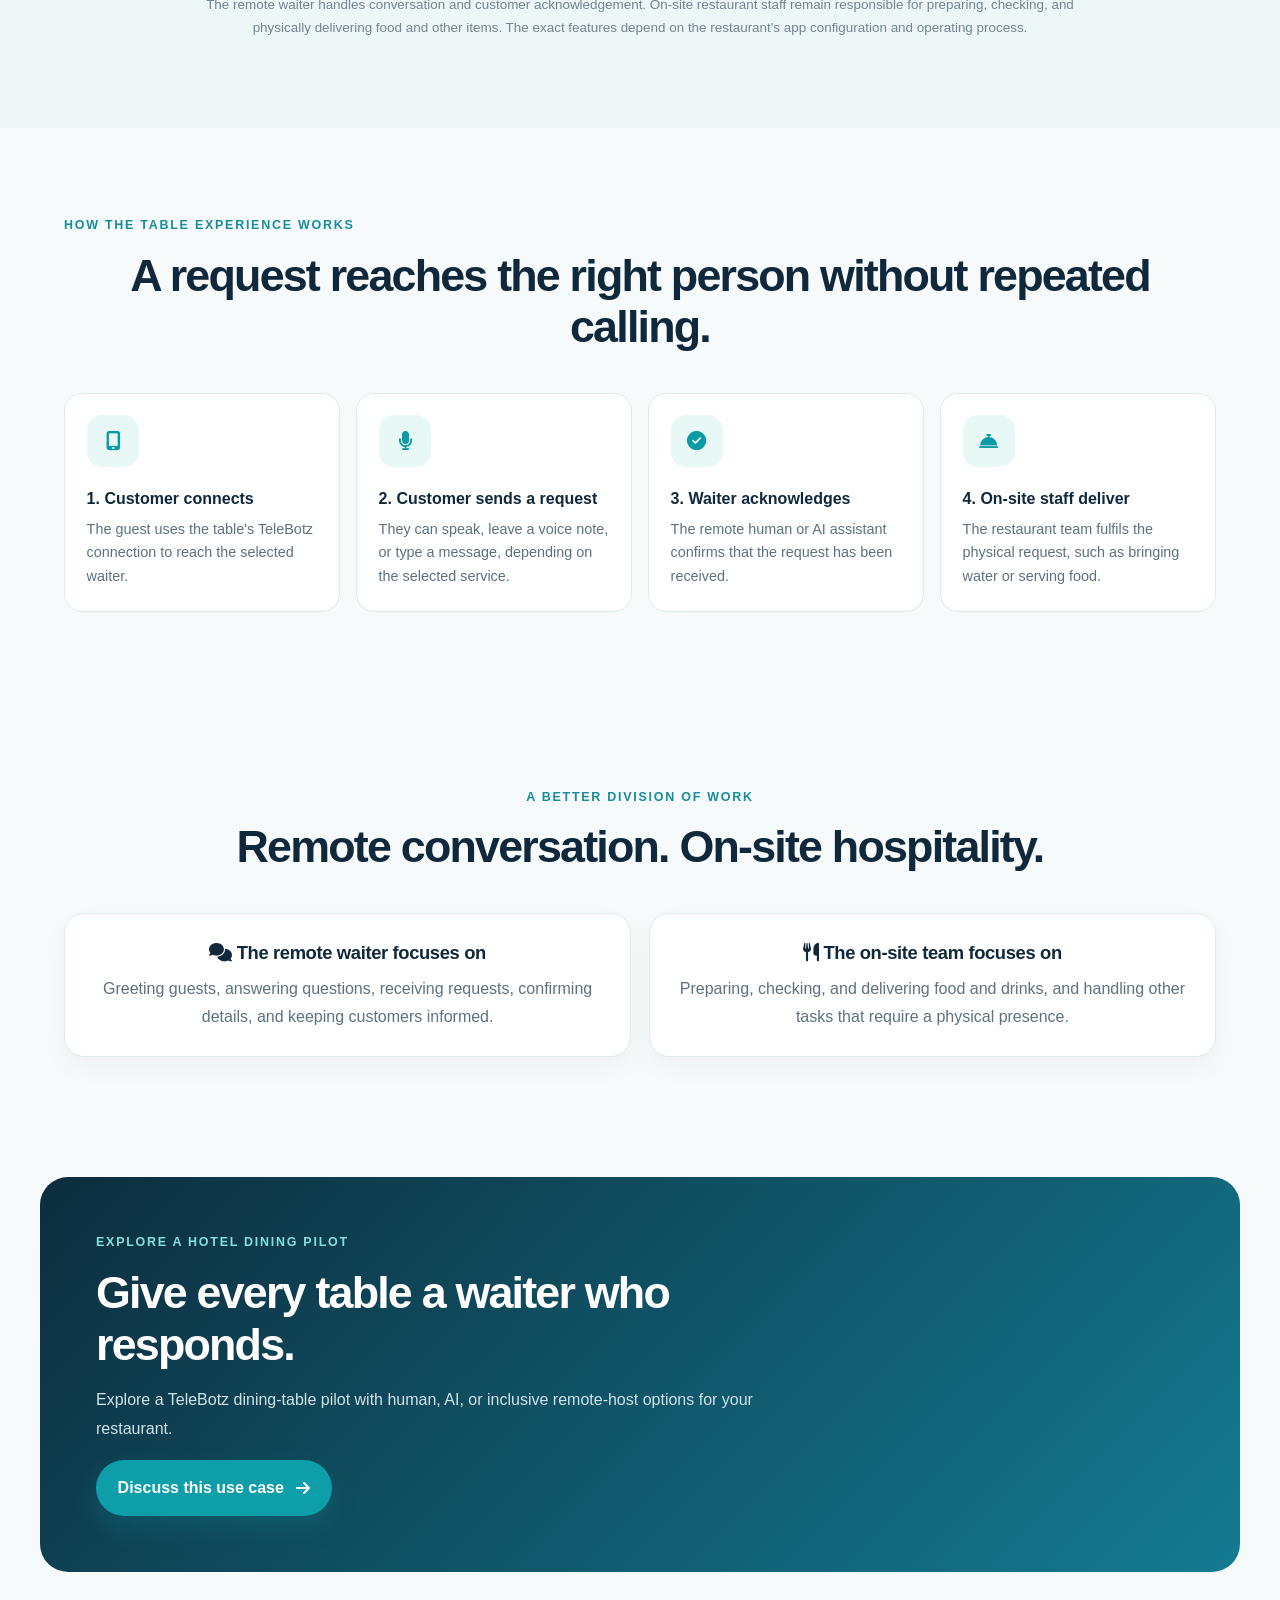
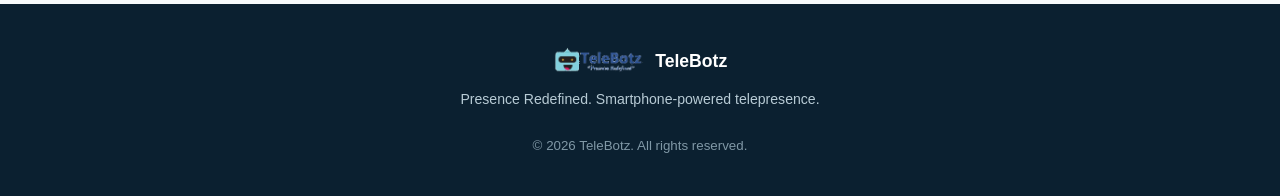
<file: hotel-dining.html>
<!DOCTYPE html>
<html lang="en">
<head>
  <meta charset="UTF-8">
  <meta name="viewport" content="width=device-width, initial-scale=1.0">
  <title>TeleBotz for Hotel Dining Tables | A Personalised Waiter at Every Table</title>
  <meta name="description" content="Give every dining table a personalised remote waiter with TeleBotz. Choose a live human attendant, an AI dining assistant, or an inclusive remote-work option.">
  <meta name="theme-color" content="#071b2c">
  <link rel="icon" type="image/png" href="telebotz_favicon.png">
  <link rel="preconnect" href="https://cdnjs.cloudflare.com">
  <link rel="stylesheet" href="https://cdnjs.cloudflare.com/ajax/libs/font-awesome/6.4.0/css/all.min.css">
  <link rel="stylesheet" href="style.css">
  <link rel="stylesheet" href="gateway.css">
  <style>
    .dining-hero { text-align:center; padding-top:4.5rem; padding-bottom:2rem; }
    .dining-hero h1 { margin:.9rem 0 1rem; color:var(--vg-ink); font-size:clamp(2.7rem,5vw,4.2rem); line-height:1.08; letter-spacing:-.05em; background:none; -webkit-text-fill-color:currentColor; }
    .dining-hero h1 span { color:#119eaa; }
    .dining-tagline { max-width:820px; margin:0 auto 1.4rem; color:var(--vg-muted); font-size:1.18rem; line-height:1.7; }
    .dining-visual { margin:0 auto; max-width:1000px; }
    .dining-visual img { display:block; width:100%; height:auto; border-radius:24px; border:1px solid var(--vg-line); box-shadow:0 24px 60px rgba(16,40,59,.12); }
    .dining-visual figcaption { margin-top:1rem; color:var(--vg-muted); font-size:.92rem; text-align:center; }
    .dining-section-title { text-align:center; }
    .dining-problem-grid,.dining-types-grid { display:grid; grid-template-columns:repeat(2,minmax(0,1fr)); gap:1.1rem; margin-top:2.5rem; }
    .dining-info-card,.dining-type-card { padding:1.6rem; background:#fff; border:1px solid var(--vg-line); border-radius:20px; box-shadow:0 10px 28px rgba(16,40,59,.035); }
    .dining-info-card h3,.dining-type-card h3 { margin:.2rem 0 .65rem; color:var(--vg-ink); font-size:1.15rem; }
    .dining-info-card p,.dining-type-card p { margin:0; color:var(--vg-muted); line-height:1.75; }
    .dining-type-card { position:relative; padding:1.8rem; }
    .dining-type-card .vg-usecase-icon { margin-bottom:1rem; }
    .dining-type-card ul { margin:1rem 0 0; padding-left:1.2rem; color:var(--vg-muted); line-height:1.85; }
    .dining-type-card.featured { border-color:#83d5d9; background:linear-gradient(180deg,#fff,#f2fbfb); }
    .dining-type-label { display:inline-block; margin-bottom:.7rem; color:#0c929d; font-size:.72rem; font-weight:800; letter-spacing:.1em; text-transform:uppercase; }
    .dining-flow { display:grid; grid-template-columns:repeat(4,minmax(0,1fr)); gap:1rem; margin-top:2.5rem; }
    .dining-flow-step { padding:1.35rem; border-radius:18px; background:#fff; border:1px solid var(--vg-line); }
    .dining-flow-step strong { display:block; margin:.7rem 0 .35rem; color:var(--vg-ink); }
    .dining-flow-step p { margin:0; color:var(--vg-muted); font-size:.9rem; line-height:1.65; }
    .dining-note { max-width:900px; margin:1.6rem auto 0; color:#718493; font-size:.84rem; line-height:1.7; text-align:center; }
    @media(max-width:760px){.dining-problem-grid,.dining-types-grid{grid-template-columns:1fr}.dining-flow{grid-template-columns:repeat(2,minmax(0,1fr))}.dining-hero{padding-top:3rem}}
    @media(max-width:480px){.dining-flow{grid-template-columns:1fr}.dining-visual img{border-radius:16px}}
  </style>
</head>
<body>
  <header class="site-header">
    <div class="vg-header-contact" aria-label="Contact TeleBotz">
      <div class="vg-header-contact-inner">
        <a href="tel:+918122280350"><i class="fas fa-phone" aria-hidden="true"></i> +91-8122280350</a>
        <a href="mailto:telebotz.in@gmail.com"><i class="fas fa-envelope" aria-hidden="true"></i> telebotz.in@gmail.com</a>
      </div>
    </div>
    <div class="header-container">
      <a class="brand" href="index.html" aria-label="TeleBotz home">
        <img src="telebotz_logo_transparent.png" alt="TeleBotz logo" class="logo">
        <span class="brand-tagline">Presence Redefined</span>
      </a>
      <button class="mobile-menu-toggle" aria-label="Toggle navigation" aria-expanded="false" aria-controls="mainNav" id="mobileMenuToggle">
        <span></span><span></span><span></span>
      </button>
      <nav class="main-nav" id="mainNav" aria-label="Primary navigation">
        <ul>
          <li><a class="nav-link" href="index.html#how-it-works">How it works</a></li>
          <li><a class="nav-link" href="index.html#features">Features</a></li>
          <li><a class="nav-link" href="use-cases.html">Use cases</a></li>
          <li><a class="nav-link cta-nav" href="index.html#pilot">Discuss a pilot</a></li>
        </ul>
      </nav>
    </div>
  </header>

  <main class="home-usecase-page">
    <section class="vg-section dining-hero">
      <div class="vg-section-kicker">A more personal dining experience</div>
      <h1>TeleBotz in <span>Hotel Dining</span></h1>
      <p class="dining-tagline"><strong>Let your remote experts handle the talking.</strong><br>Give a personalised waiter to every dining table.</p>
      <a class="vg-button vg-button-primary" href="#choose-waiter">Explore waiter options <i class="fas fa-arrow-right" aria-hidden="true"></i></a>
    </section>

    <section class="vg-section home-usecase-visual-section">
      <figure class="dining-visual">
        <img src="telebotz-hotel-dining.png" alt="Before and after comparison showing a frustrated restaurant guest before TeleBotz and a guest receiving a response from a remote waiter through a smartphone-based telepresence setup.">
        <figcaption>A customer is heard and acknowledged remotely, while the on-site waiter can focus on delivering food.</figcaption>
      </figure>
    </section>

    <section class="vg-section home-usecase-worries">
      <div class="vg-section-kicker">The dining-table challenge</div>
      <h2 class="dining-section-title">Good food deserves attentive service.</h2>
      <p class="vg-section-lead">During busy periods, one waiter may be handling several tables and repeated requests. Guests can feel ignored, while staff can become overwhelmed trying to decide whom to attend to first.</p>
      <div class="dining-problem-grid">
        <article class="dining-info-card">
          <div class="vg-usecase-icon"><i class="fas fa-hourglass-half" aria-hidden="true"></i></div>
          <h3>Before TeleBotz: guests wait to be heard</h3>
          <p>A customer may call repeatedly for water, a menu clarification, or the bill. If the waiter is occupied elsewhere, the request may go unanswered and the guest becomes frustrated.</p>
        </article>
        <article class="dining-info-card">
          <div class="vg-usecase-icon"><i class="fas fa-people-arrows-left-right" aria-hidden="true"></i></div>
          <h3>Staff juggle competing requests</h3>
          <p>Several tables may need attention at the same time. The waiter has to move between tables, remember requests, answer questions, and coordinate service.</p>
        </article>
      </div>
    </section>

    <section class="vg-section home-solutions" id="choose-waiter">
      <div class="vg-section-kicker">Choose your personalised waiter</div>
      <h2>Three ways to bring a helpful presence to every table.</h2>
      <p class="vg-section-lead">Each table can be connected to the type of assistance that best suits the restaurant, the customer, and the time of day.</p>
      <div class="dining-types-grid">
        <article class="dining-type-card featured">
          <div class="vg-usecase-icon"><i class="fas fa-headset" aria-hidden="true"></i></div>
          <span class="dining-type-label">Type 1 · Human waiter</span>
          <h3>A real person, available remotely</h3>
          <p>Connect the customer to a remote staff member who can listen, respond, clarify requests, and provide a personal touch.</p>
          <ul>
            <li>Live video conversation when needed.</li>
            <li>Voice notes for convenient, asynchronous requests.</li>
            <li>Text messages for quiet or specific instructions.</li>
            <li>Customer receives an acknowledgement so they know the request was received.</li>
          </ul>
        </article>
        <article class="dining-type-card">
          <div class="vg-usecase-icon"><i class="fas fa-robot" aria-hidden="true"></i></div>
          <span class="dining-type-label">Type 2 · AI waiter</span>
          <h3>An always-available dining assistant</h3>
          <p>An AI assistant can respond to routine questions and guide customers through common dining requests.</p>
          <ul>
            <li>Always available for common questions.</li>
            <li>Voice-based conversation or text chat.</li>
            <li>Can explain menu items, ingredients, spice levels, and prices when configured with restaurant information.</li>
            <li>Can acknowledge requests and hand off questions it cannot answer to a human team member.</li>
          </ul>
        </article>
        <article class="dining-type-card">
          <div class="vg-usecase-icon"><i class="fas fa-universal-access" aria-hidden="true"></i></div>
          <span class="dining-type-label">Type 3 · Inclusive remote work</span>
          <h3>Remote waiter or host with a disability</h3>
          <p>Offer an opportunity for people with disabilities to work remotely as customer-facing dining hosts, using the communication mode that works for them.</p>
          <ul>
            <li>Engage guests through video, voice notes, or text, based on the person's abilities and preferences.</li>
            <li>Provide a meaningful customer-service role without requiring the person to move around the restaurant floor.</li>
            <li>Coordinate with on-site staff for physical tasks such as carrying food, water, or bills.</li>
            <li>Give guests a personal response while supporting more inclusive employment.</li>
          </ul>
        </article>
      </div>
      <p class="dining-note">The remote waiter handles conversation and customer acknowledgement. On-site restaurant staff remain responsible for preparing, checking, and physically delivering food and other items. The exact features depend on the restaurant's app configuration and operating process.</p>
    </section>

    <section class="vg-section">
      <div class="vg-section-kicker">How the table experience works</div>
      <h2 class="dining-section-title">A request reaches the right person without repeated calling.</h2>
      <div class="dining-flow">
        <article class="dining-flow-step"><div class="vg-usecase-icon"><i class="fas fa-mobile-screen-button" aria-hidden="true"></i></div><strong>1. Customer connects</strong><p>The guest uses the table's TeleBotz connection to reach the selected waiter.</p></article>
        <article class="dining-flow-step"><div class="vg-usecase-icon"><i class="fas fa-microphone" aria-hidden="true"></i></div><strong>2. Customer sends a request</strong><p>They can speak, leave a voice note, or type a message, depending on the selected service.</p></article>
        <article class="dining-flow-step"><div class="vg-usecase-icon"><i class="fas fa-check-circle" aria-hidden="true"></i></div><strong>3. Waiter acknowledges</strong><p>The remote human or AI assistant confirms that the request has been received.</p></article>
        <article class="dining-flow-step"><div class="vg-usecase-icon"><i class="fas fa-concierge-bell" aria-hidden="true"></i></div><strong>4. On-site staff deliver</strong><p>The restaurant team fulfils the physical request, such as bringing water or serving food.</p></article>
      </div>
    </section>

    <section class="vg-section home-usecase-worries">
      <div class="vg-section-kicker">A better division of work</div>
      <h2 class="dining-section-title">Remote conversation. On-site hospitality.</h2>
      <div class="dining-problem-grid">
        <article class="dining-info-card">
          <h3><i class="fas fa-comments" aria-hidden="true"></i> The remote waiter focuses on</h3>
          <p>Greeting guests, answering questions, receiving requests, confirming details, and keeping customers informed.</p>
        </article>
        <article class="dining-info-card">
          <h3><i class="fas fa-utensils" aria-hidden="true"></i> The on-site team focuses on</h3>
          <p>Preparing, checking, and delivering food and drinks, and handling other tasks that require a physical presence.</p>
        </article>
      </div>
    </section>

    <section class="vg-pilot home-usecase-cta">
      <div class="vg-pilot-content">
        <div class="vg-section-kicker">Explore a hotel dining pilot</div>
        <h2>Give every table a waiter who responds.</h2>
        <p>Explore a TeleBotz dining-table pilot with human, AI, or inclusive remote-host options for your restaurant.</p>
        <a class="vg-button vg-button-primary" href="mailto:telebotz.in@gmail.com?subject=TeleBotz%20Hotel%20Dining%20Pilot">Discuss this use case <i class="fas fa-arrow-right" aria-hidden="true"></i></a>
      </div>
    </section>
  </main>

  <footer class="vg-footer">
    <a class="vg-footer-brand" href="index.html"><img src="telebotz_logo_transparent.png" alt=""> <span>TeleBotz</span></a>
    <p>Presence Redefined. Smartphone-powered telepresence.</p>
    <small>© <span id="year"></span> TeleBotz. All rights reserved.</small>
  </footer>

  <script>
    const menuButton = document.getElementById('mobileMenuToggle');
    const nav = document.getElementById('mainNav');
    if (menuButton && nav) {
      menuButton.addEventListener('click', () => {
        const expanded = menuButton.getAttribute('aria-expanded') === 'true';
        menuButton.setAttribute('aria-expanded', String(!expanded));
        menuButton.classList.toggle('active', !expanded);
        nav.classList.toggle('active', !expanded);
      });
      nav.querySelectorAll('a').forEach(link => link.addEventListener('click', () => {
        nav.classList.remove('active');
        menuButton.classList.remove('active');
        menuButton.setAttribute('aria-expanded', 'false');
      }));
    }
    const yearEl = document.getElementById('year');
    if (yearEl) yearEl.textContent = new Date().getFullYear();
  </script>
</body>
</html>
</file>
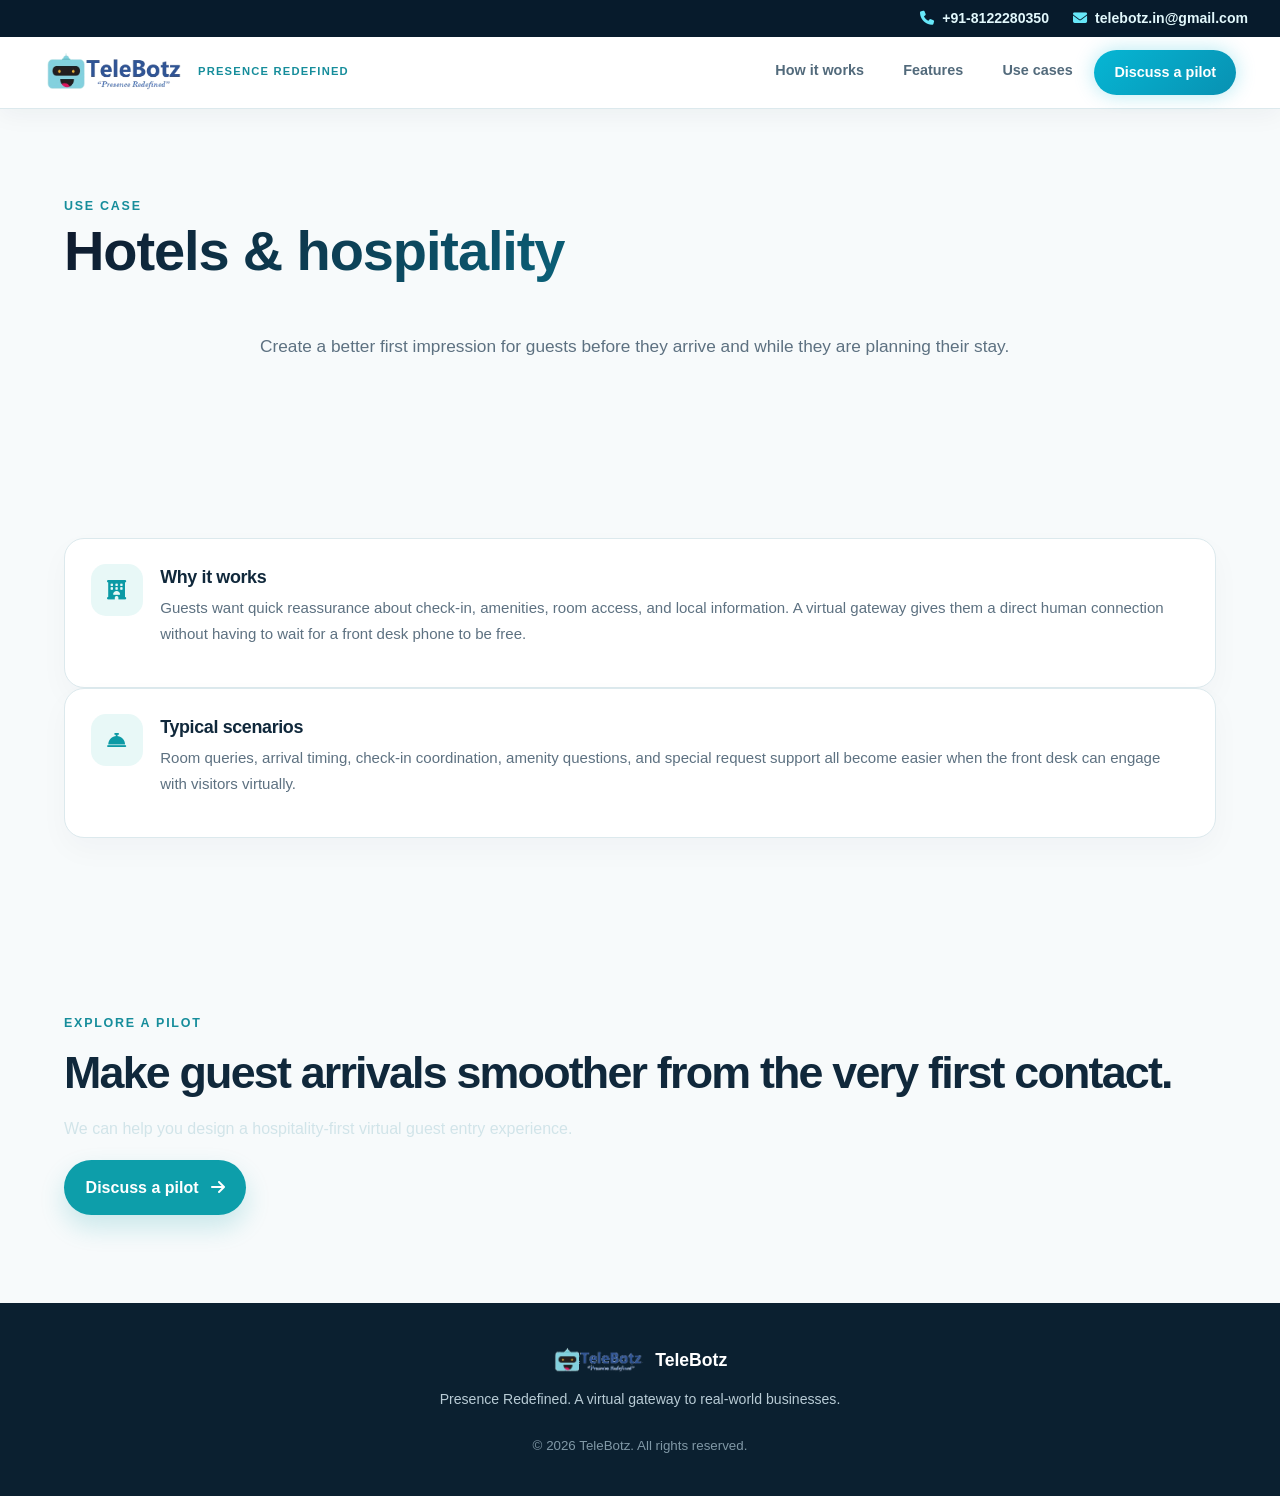
<file: hotels.html>
<!DOCTYPE html>
<html lang="en">
<head>
  <meta charset="UTF-8">
  <meta name="viewport" content="width=device-width, initial-scale=1.0">
  <title>TeleBotz | Hotels & Hospitality</title>
  <meta name="description" content="TeleBotz helps hotels and hospitality businesses connect with guests before arrival and during key moments of their stay.">
  <meta name="theme-color" content="#071b2c">
  <link rel="icon" type="image/png" href="telebotz_favicon.png">
  <link rel="preconnect" href="https://cdnjs.cloudflare.com">
  <link rel="stylesheet" href="https://cdnjs.cloudflare.com/ajax/libs/font-awesome/6.4.0/css/all.min.css">
  <link rel="stylesheet" href="style.css">
  <link rel="stylesheet" href="gateway.css">
</head>
<body>
  <header class="site-header">
    <div class="vg-header-contact" aria-label="Contact TeleBotz">
      <div class="vg-header-contact-inner">
        <a href="tel:+918122280350"><i class="fas fa-phone" aria-hidden="true"></i> +91-8122280350</a>
        <a href="mailto:telebotz.in@gmail.com"><i class="fas fa-envelope" aria-hidden="true"></i> telebotz.in@gmail.com</a>
      </div>
    </div>
    <div class="header-container">
      <a class="brand" href="index.html" aria-label="TeleBotz home">
        <img src="telebotz_logo_transparent.png" alt="TeleBotz logo" class="logo">
        <span class="brand-tagline">Presence Redefined</span>
      </a>
      <nav class="main-nav" id="mainNav" aria-label="Primary navigation">
        <ul>
          <li><a class="nav-link" href="index.html#how-it-works">How it works</a></li>
          <li><a class="nav-link" href="index.html#features">Features</a></li>
          <li><a class="nav-link" href="use-cases.html">Use cases</a></li>
          <li><a class="nav-link cta-nav" href="index.html#pilot">Discuss a pilot</a></li>
        </ul>
      </nav>
    </div>
  </header>

  <main>
    <section class="vg-page-hero vg-section">
      <div class="vg-section-kicker">Use case</div>
      <h1>Hotels & hospitality</h1>
      <p class="vg-section-lead">Create a better first impression for guests before they arrive and while they are planning their stay.</p>
    </section>

    <section class="vg-section">
      <div class="vg-usecase-detail">
        <article class="vg-side-card">
          <div class="vg-side-icon"><i class="fas fa-hotel"></i></div>
          <div>
            <h3>Why it works</h3>
            <p>Guests want quick reassurance about check-in, amenities, room access, and local information. A virtual gateway gives them a direct human connection without having to wait for a front desk phone to be free.</p>
          </div>
        </article>

        <article class="vg-side-card">
          <div class="vg-side-icon"><i class="fas fa-bell-concierge"></i></div>
          <div>
            <h3>Typical scenarios</h3>
            <p>Room queries, arrival timing, check-in coordination, amenity questions, and special request support all become easier when the front desk can engage with visitors virtually.</p>
          </div>
        </article>
      </div>
    </section>

    <section class="vg-section vg-cta-panel">
      <div class="vg-pilot-content">
        <div class="vg-section-kicker">Explore a pilot</div>
        <h2>Make guest arrivals smoother from the very first contact.</h2>
        <p>We can help you design a hospitality-first virtual guest entry experience.</p>
        <a class="vg-button vg-button-primary" href="mailto:telebotz.in@gmail.com?subject=TeleBotz%20Hospitality%20Pilot">Discuss a pilot <i class="fas fa-arrow-right" aria-hidden="true"></i></a>
      </div>
    </section>
  </main>

  <footer class="vg-footer">
    <a class="vg-footer-brand" href="index.html"><img src="telebotz_logo_transparent.png" alt=""> <span>TeleBotz</span></a>
    <p>Presence Redefined. A virtual gateway to real-world businesses.</p>
    <small>© <span id="year"></span> TeleBotz. All rights reserved.</small>
  </footer>

  <script>
    document.getElementById('year').textContent = new Date().getFullYear();
  </script>
</body>
</html>
</file>
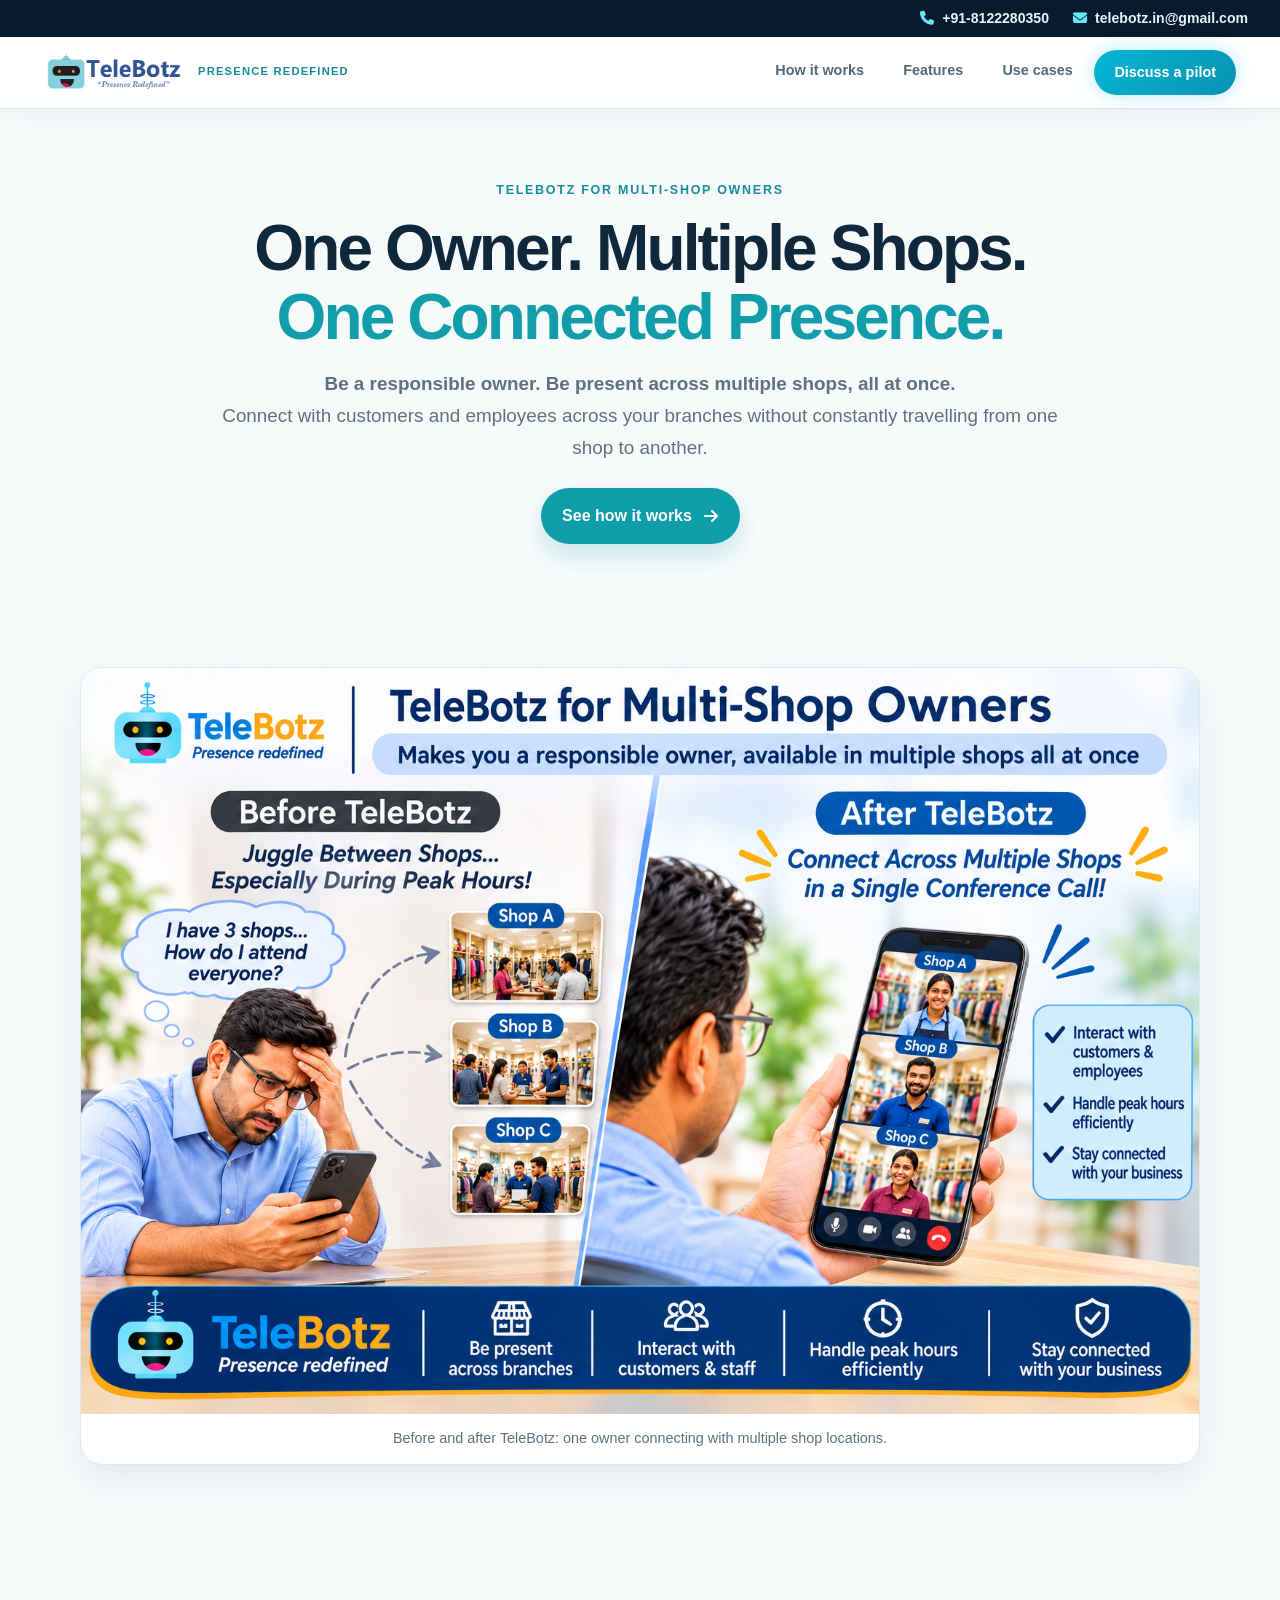
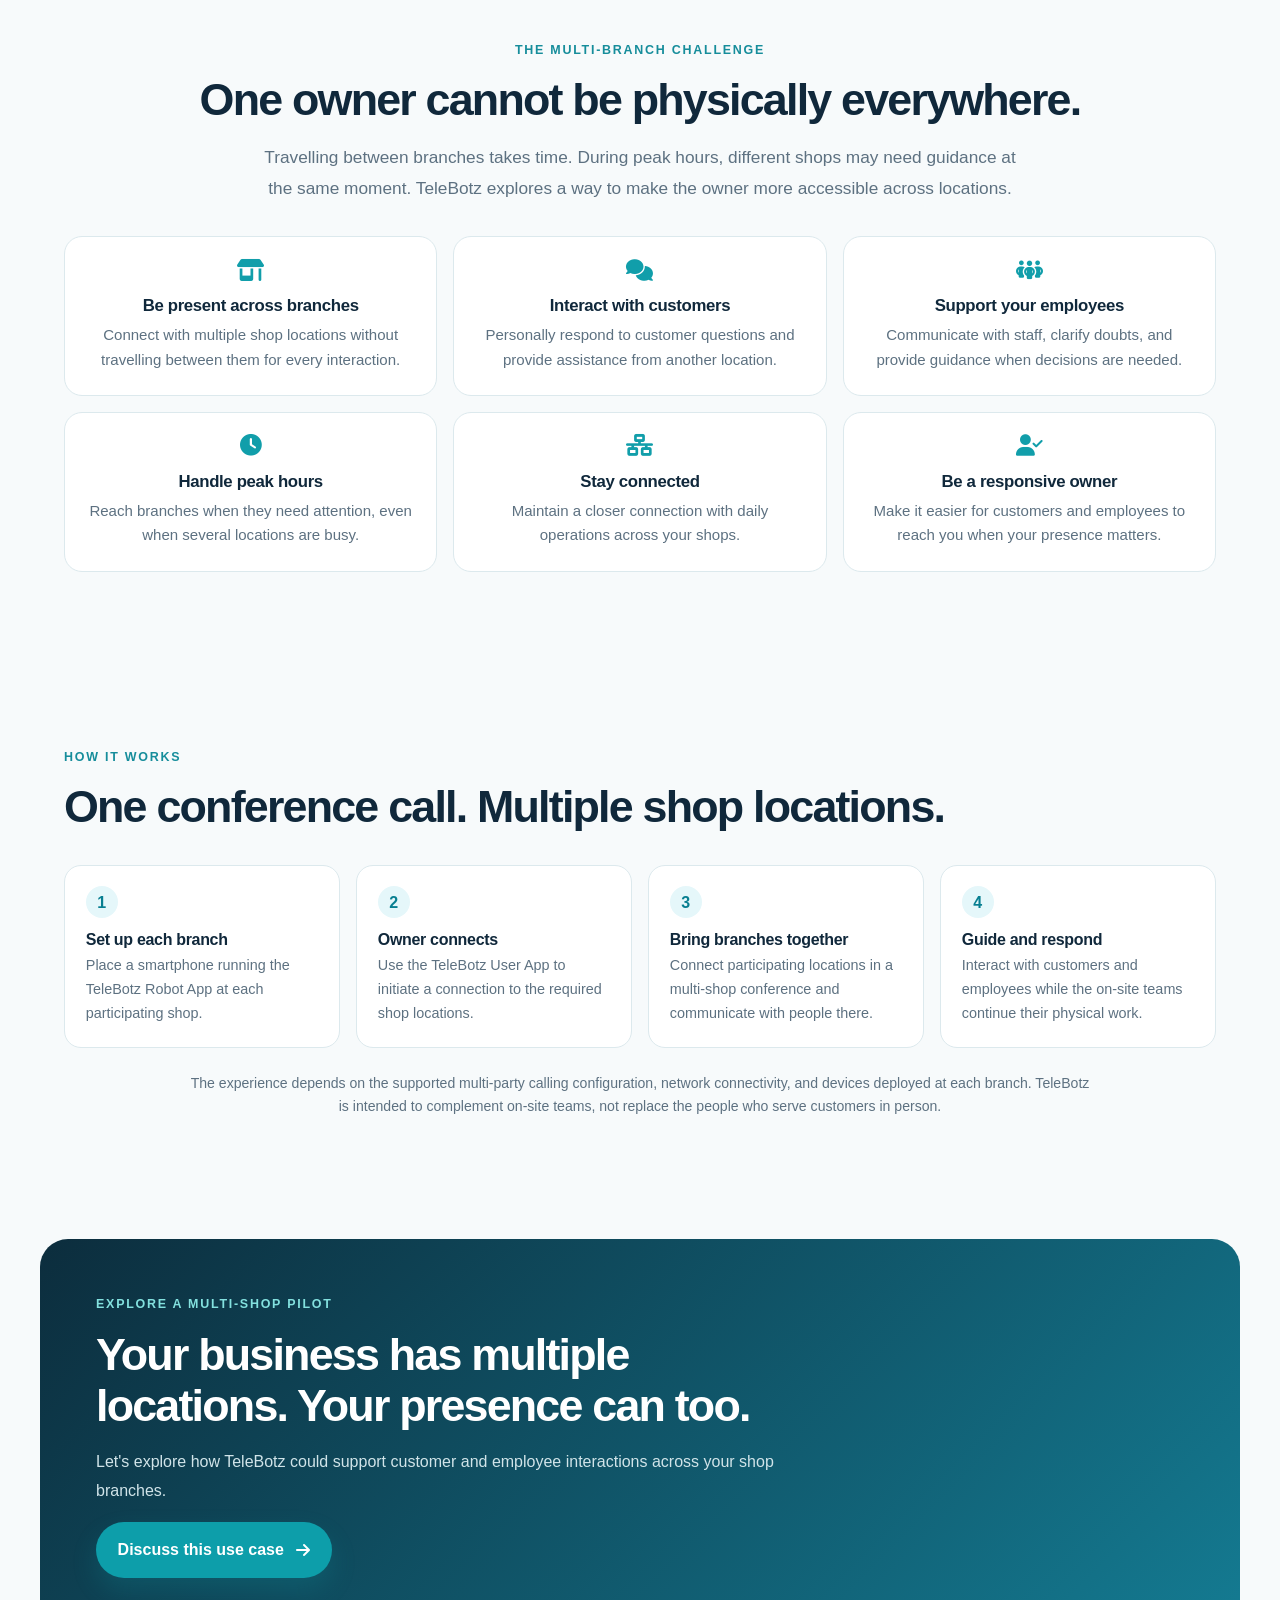
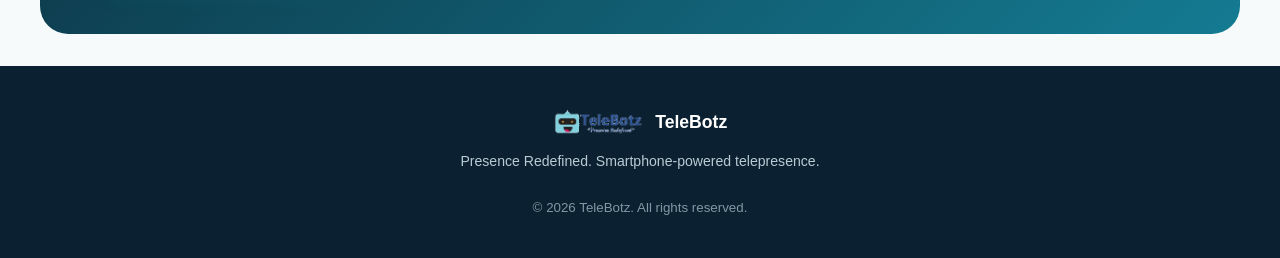
<file: multi-shop-owners.html>
<!DOCTYPE html>
<html lang="en">
<head>
  <meta charset="UTF-8">
  <meta name="viewport" content="width=device-width, initial-scale=1.0">
  <title>TeleBotz for Multi-Shop Owners | One Owner, Multiple Shops</title>
  <meta name="description" content="Stay connected across multiple shop branches. TeleBotz helps owners connect with customers and employees at different locations through a multi-shop conference call.">
  <meta name="theme-color" content="#071b2c">
  <link rel="icon" type="image/png" href="telebotz_favicon.png">
  <link rel="preconnect" href="https://cdnjs.cloudflare.com">
  <link rel="stylesheet" href="https://cdnjs.cloudflare.com/ajax/libs/font-awesome/6.4.0/css/all.min.css">
  <link rel="stylesheet" href="style.css">
  <link rel="stylesheet" href="gateway.css">
  <style>
    .multi-hero{text-align:center;padding:4.5rem 1.2rem 2.2rem}
    .multi-hero h1{margin:.8rem 0 1rem;color:var(--vg-ink);font-size:clamp(2.5rem,5vw,4.1rem);line-height:1.08;letter-spacing:-.045em;background:none;-webkit-text-fill-color:currentColor}
    .multi-hero h1 span{color:#119eaa}
    .multi-tagline{max-width:850px;margin:0 auto 1.5rem;color:var(--vg-muted);font-size:1.18rem;line-height:1.7}
    .multi-illustration{max-width:1120px;margin:0 auto;padding:0;overflow:hidden;border:1px solid var(--vg-line);border-radius:22px;background:#fff;box-shadow:0 14px 38px rgba(16,40,59,.08)}
    .multi-illustration img{display:block;width:100%;height:auto}
    .multi-illustration figcaption{padding:.85rem 1.2rem;text-align:center;color:var(--vg-muted);font-size:.9rem}
    .multi-panel{padding:1.8rem;border:1px solid var(--vg-line);border-radius:22px;background:#fff;box-shadow:0 12px 32px rgba(16,40,59,.06);text-align:left}
    .multi-panel.after{background:linear-gradient(160deg,#f1fbff,#fff);border-color:#9bd8e7}
    .multi-panel h2{display:flex;align-items:center;gap:.65rem;margin:0 0 .8rem;font-size:1.45rem;color:var(--vg-ink)}
    .multi-panel h2 i{color:#149eaa}
    .multi-panel p{color:var(--vg-muted);line-height:1.75}
    .branch-list{display:grid;gap:.7rem;margin:1.2rem 0}
    .branch{display:flex;align-items:center;gap:.8rem;padding:.8rem 1rem;border:1px solid var(--vg-line);border-radius:13px;background:#fff}
    .branch i{color:#138ca8;font-size:1.2rem}
    .branch strong{display:block;color:var(--vg-ink)}
    .branch small{color:var(--vg-muted)}
    .owner-call{padding:1rem;border-radius:15px;background:#082b53;color:#fff;text-align:center}
    .owner-call i{font-size:1.5rem;color:#70d9e6}
    .owner-call strong{display:block;margin:.35rem 0}
    .owner-call span{font-size:.88rem;color:#d7e9f8}
    .multi-benefits{display:grid;grid-template-columns:repeat(3,minmax(0,1fr));gap:1rem;margin-top:2rem}
    .multi-benefit{padding:1.4rem;border:1px solid var(--vg-line);border-radius:18px;background:#fff}
    .multi-benefit i{font-size:1.35rem;color:#119eaa}
    .multi-benefit h3{margin:.7rem 0 .4rem;color:var(--vg-ink);font-size:1.05rem}
    .multi-benefit p{margin:0;color:var(--vg-muted);line-height:1.65;font-size:.94rem}
    .multi-steps{display:grid;grid-template-columns:repeat(4,minmax(0,1fr));gap:1rem;margin-top:2rem}
    .multi-step{padding:1.3rem;border:1px solid var(--vg-line);border-radius:17px;background:#fff}
    .multi-step .num{display:inline-grid;place-items:center;width:2rem;height:2rem;border-radius:50%;background:#e5f7fa;color:#087f91;font-weight:800}
    .multi-step h3{margin:.7rem 0 .35rem;color:var(--vg-ink);font-size:1rem}
    .multi-step p{margin:0;color:var(--vg-muted);font-size:.9rem;line-height:1.65}
    .multi-note{max-width:900px;margin:1.5rem auto 0;text-align:center;color:var(--vg-muted);font-size:.88rem;line-height:1.7}
    @media(max-width:760px){.multi-benefits{grid-template-columns:1fr 1fr}.multi-steps{grid-template-columns:1fr 1fr}.multi-hero{padding-top:3rem}}
    @media(max-width:480px){.multi-benefits,.multi-steps{grid-template-columns:1fr}}
  </style>
</head>
<body>
  <header class="site-header">
    <div class="vg-header-contact" aria-label="Contact TeleBotz">
      <div class="vg-header-contact-inner">
        <a href="tel:+918122280350"><i class="fas fa-phone" aria-hidden="true"></i> +91-8122280350</a>
        <a href="mailto:telebotz.in@gmail.com"><i class="fas fa-envelope" aria-hidden="true"></i> telebotz.in@gmail.com</a>
      </div>
    </div>
    <div class="header-container">
      <a class="brand" href="index.html" aria-label="TeleBotz home">
        <img src="telebotz_logo_transparent.png" alt="TeleBotz logo" class="logo">
        <span class="brand-tagline">Presence Redefined</span>
      </a>
      <button class="mobile-menu-toggle" aria-label="Toggle navigation" aria-expanded="false" aria-controls="mainNav" id="mobileMenuToggle"><span></span><span></span><span></span></button>
      <nav class="main-nav" id="mainNav" aria-label="Primary navigation">
        <ul>
          <li><a class="nav-link" href="index.html#how-it-works">How it works</a></li>
          <li><a class="nav-link" href="index.html#features">Features</a></li>
          <li><a class="nav-link" href="use-cases.html">Use cases</a></li>
          <li><a class="nav-link cta-nav" href="index.html#pilot">Discuss a pilot</a></li>
        </ul>
      </nav>
    </div>
  </header>

  <main class="home-usecase-page">
    <section class="vg-section multi-hero">
      <div class="vg-section-kicker">TeleBotz for multi-shop owners</div>
      <h1>One Owner. Multiple Shops.<br><span>One Connected Presence.</span></h1>
      <p class="multi-tagline"><strong>Be a responsible owner. Be present across multiple shops, all at once.</strong><br>Connect with customers and employees across your branches without constantly travelling from one shop to another.</p>
      <a class="vg-button vg-button-primary" href="#how-it-works">See how it works <i class="fas fa-arrow-right" aria-hidden="true"></i></a>
    </section>

    <section class="vg-section" aria-label="Before and after TeleBotz illustration">
      <figure class="multi-illustration">
        <img src="telebotz_multiple_shop.png" alt="Before and after TeleBotz: a multi-shop owner struggles to move between branches before TeleBotz, then connects with customers and employees across several shops through one conference call." loading="eager" fetchpriority="high">
        <figcaption>Before and after TeleBotz: one owner connecting with multiple shop locations.</figcaption>
      </figure>
    </section>

    <section class="vg-section home-usecase-worries">
      <div class="vg-section-kicker">The multi-branch challenge</div>
      <h2>One owner cannot be physically everywhere.</h2>
      <p class="vg-section-lead">Travelling between branches takes time. During peak hours, different shops may need guidance at the same moment. TeleBotz explores a way to make the owner more accessible across locations.</p>
      <div class="multi-benefits">
        <article class="multi-benefit"><i class="fas fa-shop" aria-hidden="true"></i><h3>Be present across branches</h3><p>Connect with multiple shop locations without travelling between them for every interaction.</p></article>
        <article class="multi-benefit"><i class="fas fa-comments" aria-hidden="true"></i><h3>Interact with customers</h3><p>Personally respond to customer questions and provide assistance from another location.</p></article>
        <article class="multi-benefit"><i class="fas fa-people-group" aria-hidden="true"></i><h3>Support your employees</h3><p>Communicate with staff, clarify doubts, and provide guidance when decisions are needed.</p></article>
        <article class="multi-benefit"><i class="fas fa-clock" aria-hidden="true"></i><h3>Handle peak hours</h3><p>Reach branches when they need attention, even when several locations are busy.</p></article>
        <article class="multi-benefit"><i class="fas fa-network-wired" aria-hidden="true"></i><h3>Stay connected</h3><p>Maintain a closer connection with daily operations across your shops.</p></article>
        <article class="multi-benefit"><i class="fas fa-user-check" aria-hidden="true"></i><h3>Be a responsive owner</h3><p>Make it easier for customers and employees to reach you when your presence matters.</p></article>
      </div>
    </section>

    <section class="vg-section" id="how-it-works">
      <div class="vg-section-kicker">How it works</div>
      <h2>One conference call. Multiple shop locations.</h2>
      <div class="multi-steps">
        <article class="multi-step"><span class="num">1</span><h3>Set up each branch</h3><p>Place a smartphone running the TeleBotz Robot App at each participating shop.</p></article>
        <article class="multi-step"><span class="num">2</span><h3>Owner connects</h3><p>Use the TeleBotz User App to initiate a connection to the required shop locations.</p></article>
        <article class="multi-step"><span class="num">3</span><h3>Bring branches together</h3><p>Connect participating locations in a multi-shop conference and communicate with people there.</p></article>
        <article class="multi-step"><span class="num">4</span><h3>Guide and respond</h3><p>Interact with customers and employees while the on-site teams continue their physical work.</p></article>
      </div>
      <p class="multi-note">The experience depends on the supported multi-party calling configuration, network connectivity, and devices deployed at each branch. TeleBotz is intended to complement on-site teams, not replace the people who serve customers in person.</p>
    </section>

    <section class="vg-pilot home-usecase-cta">
      <div class="vg-pilot-content">
        <div class="vg-section-kicker">Explore a multi-shop pilot</div>
        <h2>Your business has multiple locations. Your presence can too.</h2>
        <p>Let's explore how TeleBotz could support customer and employee interactions across your shop branches.</p>
        <a class="vg-button vg-button-primary" href="mailto:telebotz.in@gmail.com?subject=TeleBotz%20Multi-Shop%20Owners%20Pilot">Discuss this use case <i class="fas fa-arrow-right" aria-hidden="true"></i></a>
      </div>
    </section>
  </main>

  <footer class="vg-footer">
    <a class="vg-footer-brand" href="index.html"><img src="telebotz_logo_transparent.png" alt=""> <span>TeleBotz</span></a>
    <p>Presence Redefined. Smartphone-powered telepresence.</p>
    <small>© <span id="year"></span> TeleBotz. All rights reserved.</small>
  </footer>
  <script>
    const menuButton=document.getElementById('mobileMenuToggle');
    const nav=document.getElementById('mainNav');
    if(menuButton&&nav){menuButton.addEventListener('click',()=>{const expanded=menuButton.getAttribute('aria-expanded')==='true';menuButton.setAttribute('aria-expanded',String(!expanded));menuButton.classList.toggle('active',!expanded);nav.classList.toggle('active',!expanded)});nav.querySelectorAll('a').forEach(link=>link.addEventListener('click',()=>{nav.classList.remove('active');menuButton.classList.remove('active');menuButton.setAttribute('aria-expanded','false')}))}
    const yearEl=document.getElementById('year');if(yearEl)yearEl.textContent=new Date().getFullYear();
  </script>
</body>
</html>
</file>
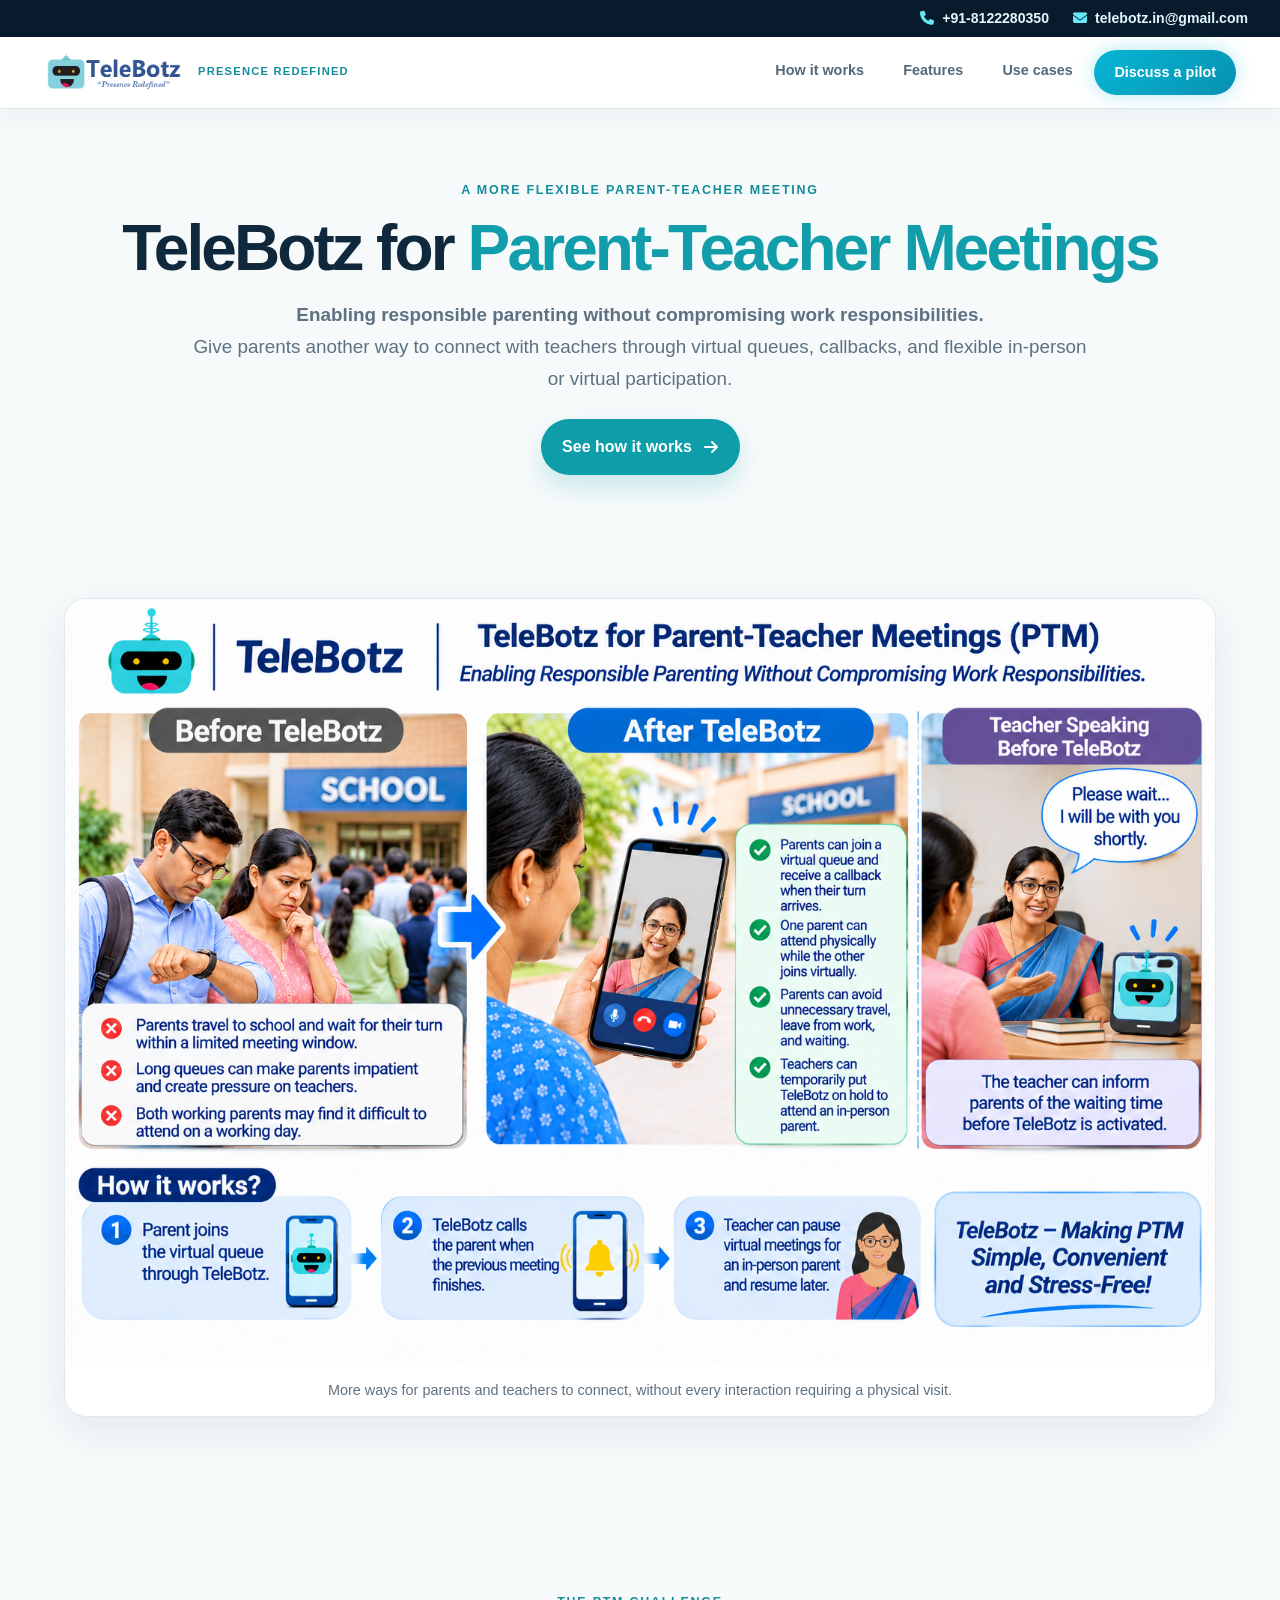
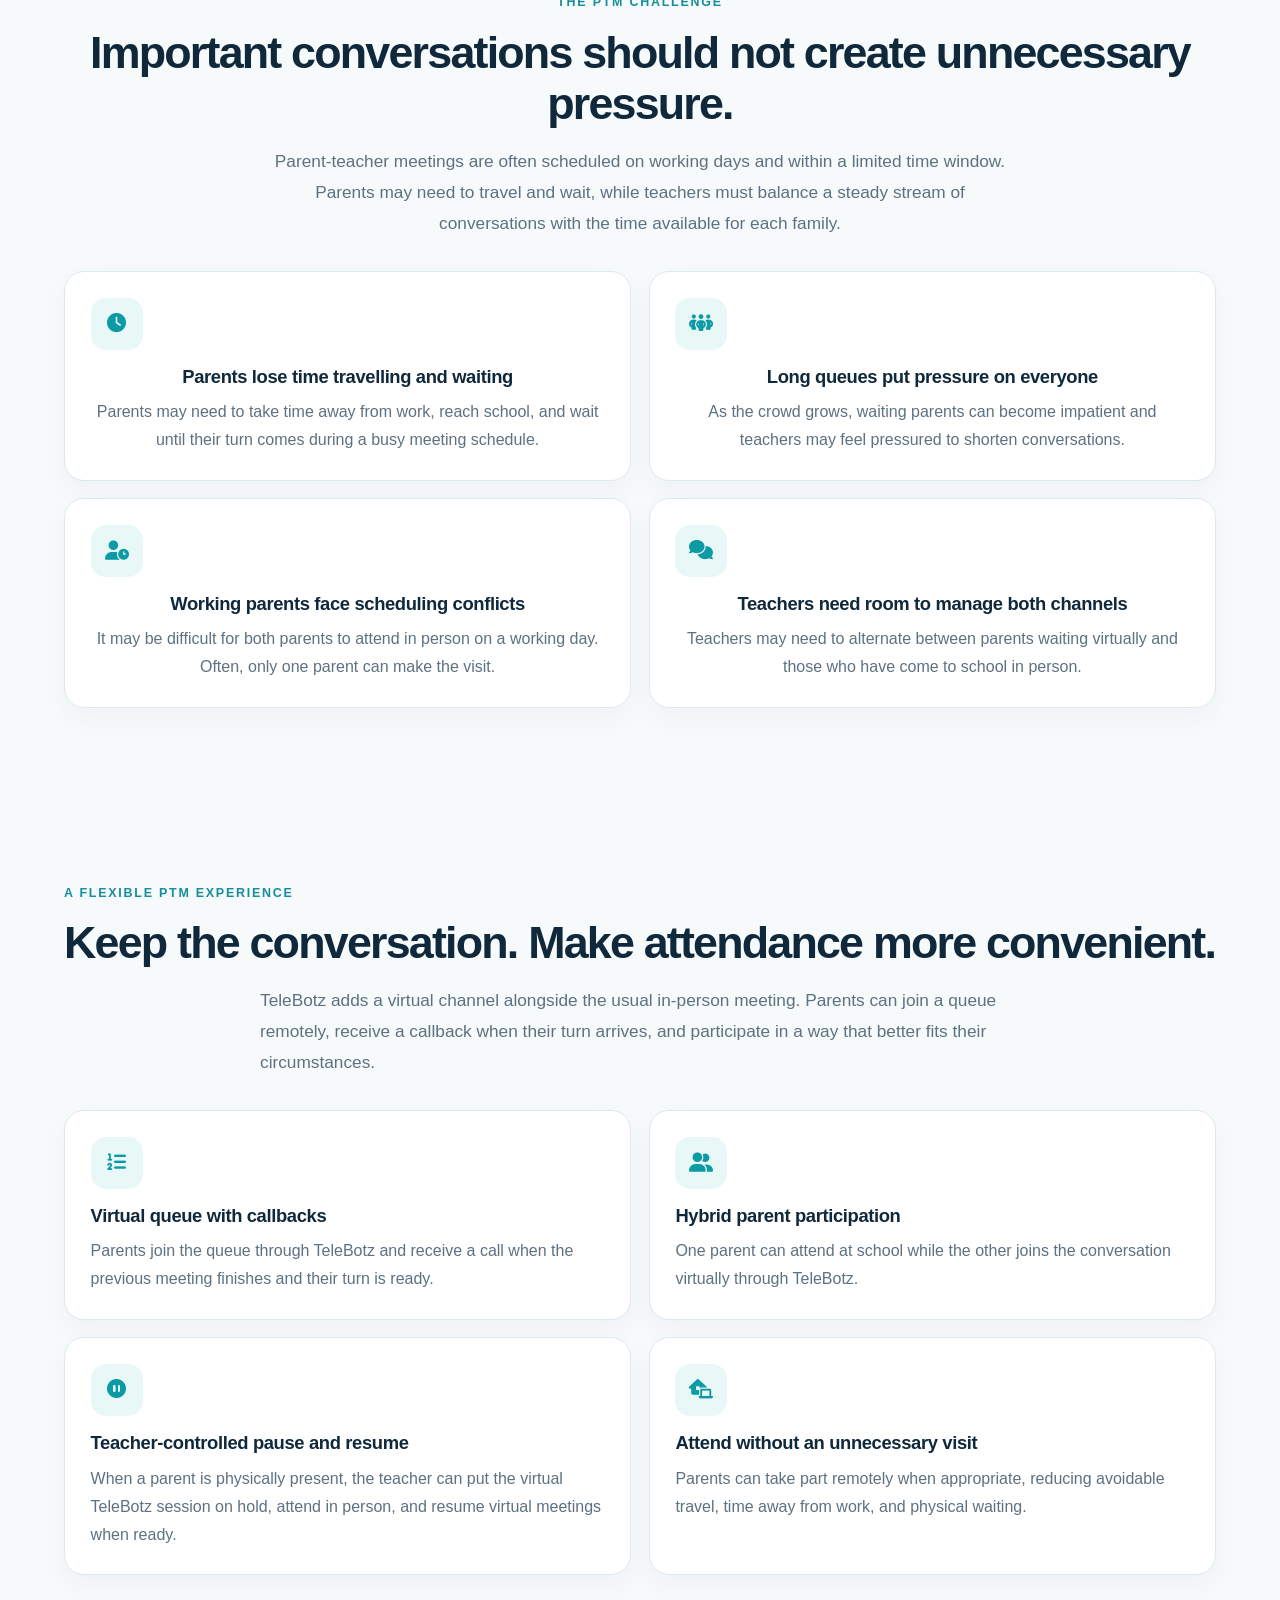
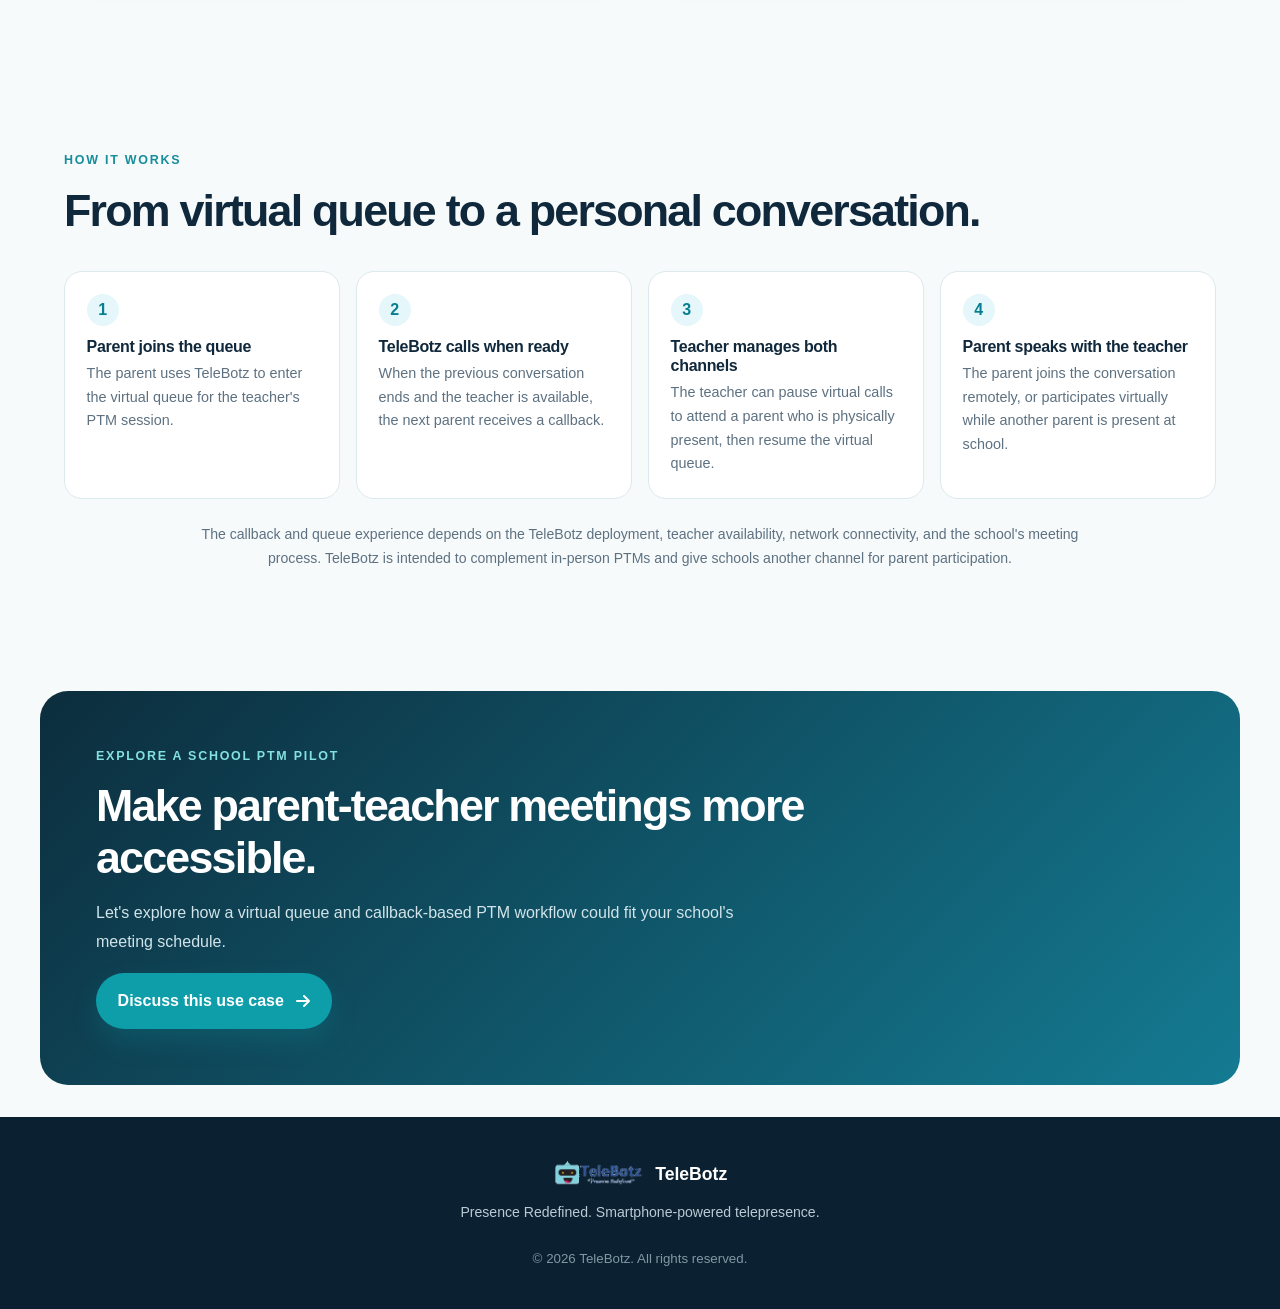
<file: parent-teacher-meetings.html>
<!DOCTYPE html>
<html lang="en">
<head>
  <meta charset="UTF-8">
  <meta name="viewport" content="width=device-width, initial-scale=1.0">
  <title>TeleBotz for Parent-Teacher Meetings | Flexible, Convenient PTMs</title>
  <meta name="description" content="Make parent-teacher meetings more flexible with TeleBotz virtual queues, callbacks, and hybrid in-person and virtual participation.">
  <meta name="theme-color" content="#071b2c">
  <link rel="icon" type="image/png" href="telebotz_favicon.png">
  <link rel="preconnect" href="https://cdnjs.cloudflare.com">
  <link rel="stylesheet" href="https://cdnjs.cloudflare.com/ajax/libs/font-awesome/6.4.0/css/all.min.css">
  <link rel="stylesheet" href="style.css">
  <link rel="stylesheet" href="gateway.css">
  <style>
    .ptm-hero{text-align:center;padding:4.5rem 1.2rem 2.2rem}
    .ptm-hero h1{margin:.8rem 0 1rem;color:var(--vg-ink);font-size:clamp(2.5rem,5vw,4.1rem);line-height:1.08;letter-spacing:-.045em;background:none;-webkit-text-fill-color:currentColor}
    .ptm-hero h1 span{color:#119eaa}
    .ptm-tagline{max-width:900px;margin:0 auto 1.5rem;color:var(--vg-muted);font-size:1.18rem;line-height:1.7}
    .ptm-visual{max-width:1200px;margin:0 auto;padding:0;overflow:hidden;border:1px solid var(--vg-line);border-radius:22px;background:#fff;box-shadow:0 14px 38px rgba(16,40,59,.08)}
    .ptm-visual img{display:block;width:100%;height:auto}
    .ptm-visual figcaption{padding:.85rem 1.2rem;text-align:center;color:var(--vg-muted);font-size:.9rem}
    .ptm-grid{display:grid;grid-template-columns:repeat(2,minmax(0,1fr));gap:1.1rem;margin-top:2rem}
    .ptm-card{padding:1.6rem;background:#fff;border:1px solid var(--vg-line);border-radius:20px;box-shadow:0 10px 28px rgba(16,40,59,.035)}
    .ptm-card h3{margin:.2rem 0 .65rem;color:var(--vg-ink);font-size:1.15rem}
    .ptm-card p{margin:0;color:var(--vg-muted);line-height:1.75}
    .ptm-card .vg-usecase-icon{margin-bottom:1rem}
    .ptm-flow{display:grid;grid-template-columns:repeat(4,minmax(0,1fr));gap:1rem;margin-top:2.2rem}
    .ptm-step{padding:1.35rem;border-radius:18px;background:#fff;border:1px solid var(--vg-line)}
    .ptm-step .num{display:inline-grid;place-items:center;width:2rem;height:2rem;border-radius:50%;background:#e5f7fa;color:#087f91;font-weight:800}
    .ptm-step h3{margin:.7rem 0 .35rem;color:var(--vg-ink);font-size:1rem}
    .ptm-step p{margin:0;color:var(--vg-muted);font-size:.9rem;line-height:1.65}
    .ptm-note{max-width:920px;margin:1.5rem auto 0;text-align:center;color:var(--vg-muted);font-size:.88rem;line-height:1.7}
    @media(max-width:760px){.ptm-grid{grid-template-columns:1fr}.ptm-flow{grid-template-columns:repeat(2,minmax(0,1fr))}.ptm-hero{padding-top:3rem}}
    @media(max-width:480px){.ptm-flow{grid-template-columns:1fr}.ptm-visual{border-radius:16px}}
  </style>
</head>
<body>
  <header class="site-header">
    <div class="vg-header-contact" aria-label="Contact TeleBotz">
      <div class="vg-header-contact-inner">
        <a href="tel:+918122280350"><i class="fas fa-phone" aria-hidden="true"></i> +91-8122280350</a>
        <a href="mailto:telebotz.in@gmail.com"><i class="fas fa-envelope" aria-hidden="true"></i> telebotz.in@gmail.com</a>
      </div>
    </div>
    <div class="header-container">
      <a class="brand" href="index.html" aria-label="TeleBotz home">
        <img src="telebotz_logo_transparent.png" alt="TeleBotz logo" class="logo">
        <span class="brand-tagline">Presence Redefined</span>
      </a>
      <button class="mobile-menu-toggle" aria-label="Toggle navigation" aria-expanded="false" aria-controls="mainNav" id="mobileMenuToggle"><span></span><span></span><span></span></button>
      <nav class="main-nav" id="mainNav" aria-label="Primary navigation">
        <ul>
          <li><a class="nav-link" href="index.html#how-it-works">How it works</a></li>
          <li><a class="nav-link" href="index.html#features">Features</a></li>
          <li><a class="nav-link" href="use-cases.html">Use cases</a></li>
          <li><a class="nav-link cta-nav" href="index.html#pilot">Discuss a pilot</a></li>
        </ul>
      </nav>
    </div>
  </header>

  <main class="home-usecase-page">
    <section class="vg-section ptm-hero">
      <div class="vg-section-kicker">A more flexible parent-teacher meeting</div>
      <h1>TeleBotz for <span>Parent-Teacher Meetings</span></h1>
      <p class="ptm-tagline"><strong>Enabling responsible parenting without compromising work responsibilities.</strong><br>Give parents another way to connect with teachers through virtual queues, callbacks, and flexible in-person or virtual participation.</p>
      <a class="vg-button vg-button-primary" href="#how-it-works">See how it works <i class="fas fa-arrow-right" aria-hidden="true"></i></a>
    </section>

    <section class="vg-section" aria-label="Before and after TeleBotz for parent-teacher meetings">
      <figure class="ptm-visual">
        <img src="telebotz_ptm.png" alt="Before and after comparison of parent-teacher meetings: parents waiting in a crowded school queue, a parent speaking with a teacher through a smartphone, and a teacher using a TeleBotz device to communicate with a parent." loading="eager" fetchpriority="high">
        <figcaption>More ways for parents and teachers to connect, without every interaction requiring a physical visit.</figcaption>
      </figure>
    </section>

    <section class="vg-section home-usecase-worries">
      <div class="vg-section-kicker">The PTM challenge</div>
      <h2>Important conversations should not create unnecessary pressure.</h2>
      <p class="vg-section-lead">Parent-teacher meetings are often scheduled on working days and within a limited time window. Parents may need to travel and wait, while teachers must balance a steady stream of conversations with the time available for each family.</p>
      <div class="ptm-grid">
        <article class="ptm-card">
          <div class="vg-usecase-icon"><i class="fas fa-clock" aria-hidden="true"></i></div>
          <h3>Parents lose time travelling and waiting</h3>
          <p>Parents may need to take time away from work, reach school, and wait until their turn comes during a busy meeting schedule.</p>
        </article>
        <article class="ptm-card">
          <div class="vg-usecase-icon"><i class="fas fa-people-group" aria-hidden="true"></i></div>
          <h3>Long queues put pressure on everyone</h3>
          <p>As the crowd grows, waiting parents can become impatient and teachers may feel pressured to shorten conversations.</p>
        </article>
        <article class="ptm-card">
          <div class="vg-usecase-icon"><i class="fas fa-user-clock" aria-hidden="true"></i></div>
          <h3>Working parents face scheduling conflicts</h3>
          <p>It may be difficult for both parents to attend in person on a working day. Often, only one parent can make the visit.</p>
        </article>
        <article class="ptm-card">
          <div class="vg-usecase-icon"><i class="fas fa-comments" aria-hidden="true"></i></div>
          <h3>Teachers need room to manage both channels</h3>
          <p>Teachers may need to alternate between parents waiting virtually and those who have come to school in person.</p>
        </article>
      </div>
    </section>

    <section class="vg-section">
      <div class="vg-section-kicker">A flexible PTM experience</div>
      <h2>Keep the conversation. Make attendance more convenient.</h2>
      <p class="vg-section-lead">TeleBotz adds a virtual channel alongside the usual in-person meeting. Parents can join a queue remotely, receive a callback when their turn arrives, and participate in a way that better fits their circumstances.</p>
      <div class="ptm-grid">
        <article class="ptm-card">
          <div class="vg-usecase-icon"><i class="fas fa-list-ol" aria-hidden="true"></i></div>
          <h3>Virtual queue with callbacks</h3>
          <p>Parents join the queue through TeleBotz and receive a call when the previous meeting finishes and their turn is ready.</p>
        </article>
        <article class="ptm-card">
          <div class="vg-usecase-icon"><i class="fas fa-user-group" aria-hidden="true"></i></div>
          <h3>Hybrid parent participation</h3>
          <p>One parent can attend at school while the other joins the conversation virtually through TeleBotz.</p>
        </article>
        <article class="ptm-card">
          <div class="vg-usecase-icon"><i class="fas fa-pause-circle" aria-hidden="true"></i></div>
          <h3>Teacher-controlled pause and resume</h3>
          <p>When a parent is physically present, the teacher can put the virtual TeleBotz session on hold, attend in person, and resume virtual meetings when ready.</p>
        </article>
        <article class="ptm-card">
          <div class="vg-usecase-icon"><i class="fas fa-house-laptop" aria-hidden="true"></i></div>
          <h3>Attend without an unnecessary visit</h3>
          <p>Parents can take part remotely when appropriate, reducing avoidable travel, time away from work, and physical waiting.</p>
        </article>
      </div>
    </section>

    <section class="vg-section" id="how-it-works">
      <div class="vg-section-kicker">How it works</div>
      <h2>From virtual queue to a personal conversation.</h2>
      <div class="ptm-flow">
        <article class="ptm-step"><span class="num">1</span><h3>Parent joins the queue</h3><p>The parent uses TeleBotz to enter the virtual queue for the teacher's PTM session.</p></article>
        <article class="ptm-step"><span class="num">2</span><h3>TeleBotz calls when ready</h3><p>When the previous conversation ends and the teacher is available, the next parent receives a callback.</p></article>
        <article class="ptm-step"><span class="num">3</span><h3>Teacher manages both channels</h3><p>The teacher can pause virtual calls to attend a parent who is physically present, then resume the virtual queue.</p></article>
        <article class="ptm-step"><span class="num">4</span><h3>Parent speaks with the teacher</h3><p>The parent joins the conversation remotely, or participates virtually while another parent is present at school.</p></article>
      </div>
      <p class="ptm-note">The callback and queue experience depends on the TeleBotz deployment, teacher availability, network connectivity, and the school's meeting process. TeleBotz is intended to complement in-person PTMs and give schools another channel for parent participation.</p>
    </section>

    <section class="vg-pilot home-usecase-cta">
      <div class="vg-pilot-content">
        <div class="vg-section-kicker">Explore a school PTM pilot</div>
        <h2>Make parent-teacher meetings more accessible.</h2>
        <p>Let's explore how a virtual queue and callback-based PTM workflow could fit your school's meeting schedule.</p>
        <a class="vg-button vg-button-primary" href="mailto:telebotz.in@gmail.com?subject=TeleBotz%20Parent-Teacher%20Meeting%20Pilot">Discuss this use case <i class="fas fa-arrow-right" aria-hidden="true"></i></a>
      </div>
    </section>
  </main>

  <footer class="vg-footer">
    <a class="vg-footer-brand" href="index.html"><img src="telebotz_logo_transparent.png" alt=""> <span>TeleBotz</span></a>
    <p>Presence Redefined. Smartphone-powered telepresence.</p>
    <small>© <span id="year"></span> TeleBotz. All rights reserved.</small>
  </footer>
  <script>
    const menuButton=document.getElementById('mobileMenuToggle');
    const nav=document.getElementById('mainNav');
    if(menuButton&&nav){menuButton.addEventListener('click',()=>{const expanded=menuButton.getAttribute('aria-expanded')==='true';menuButton.setAttribute('aria-expanded',String(!expanded));menuButton.classList.toggle('active',!expanded);nav.classList.toggle('active',!expanded)});nav.querySelectorAll('a').forEach(link=>link.addEventListener('click',()=>{nav.classList.remove('active');menuButton.classList.remove('active');menuButton.setAttribute('aria-expanded','false')}))}
    const yearEl=document.getElementById('year');if(yearEl)yearEl.textContent=new Date().getFullYear();
  </script>
</body>
</html>
</file>
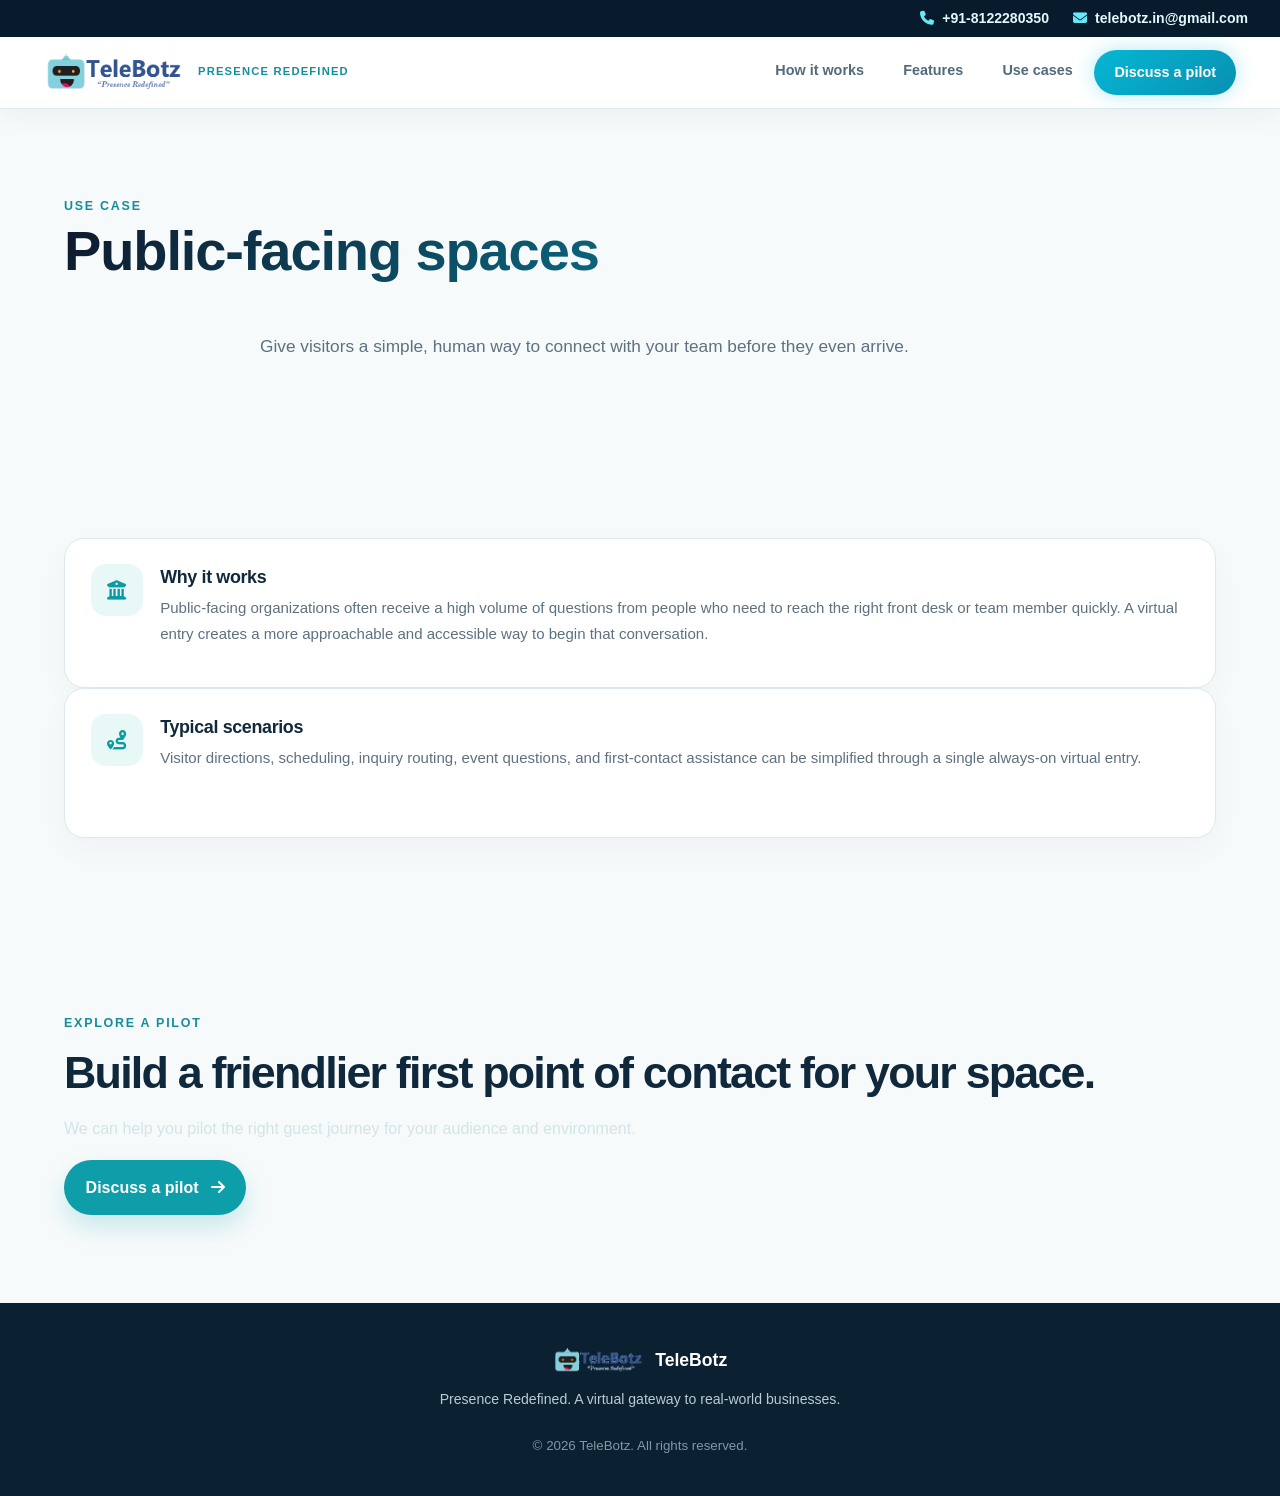
<file: public-spaces.html>
<!DOCTYPE html>
<html lang="en">
<head>
  <meta charset="UTF-8">
  <meta name="viewport" content="width=device-width, initial-scale=1.0">
  <title>TeleBotz | Public-facing Spaces</title>
  <meta name="description" content="TeleBotz helps public-facing organizations create a more welcoming and accessible first point of contact for visitors.">
  <meta name="theme-color" content="#071b2c">
  <link rel="icon" type="image/png" href="telebotz_favicon.png">
  <link rel="preconnect" href="https://cdnjs.cloudflare.com">
  <link rel="stylesheet" href="https://cdnjs.cloudflare.com/ajax/libs/font-awesome/6.4.0/css/all.min.css">
  <link rel="stylesheet" href="style.css">
  <link rel="stylesheet" href="gateway.css">
</head>
<body>
  <header class="site-header">
    <div class="vg-header-contact" aria-label="Contact TeleBotz">
      <div class="vg-header-contact-inner">
        <a href="tel:+918122280350"><i class="fas fa-phone" aria-hidden="true"></i> +91-8122280350</a>
        <a href="mailto:telebotz.in@gmail.com"><i class="fas fa-envelope" aria-hidden="true"></i> telebotz.in@gmail.com</a>
      </div>
    </div>
    <div class="header-container">
      <a class="brand" href="index.html" aria-label="TeleBotz home">
        <img src="telebotz_logo_transparent.png" alt="TeleBotz logo" class="logo">
        <span class="brand-tagline">Presence Redefined</span>
      </a>
      <nav class="main-nav" id="mainNav" aria-label="Primary navigation">
        <ul>
          <li><a class="nav-link" href="index.html#how-it-works">How it works</a></li>
          <li><a class="nav-link" href="index.html#features">Features</a></li>
          <li><a class="nav-link" href="use-cases.html">Use cases</a></li>
          <li><a class="nav-link cta-nav" href="index.html#pilot">Discuss a pilot</a></li>
        </ul>
      </nav>
    </div>
  </header>

  <main>
    <section class="vg-page-hero vg-section">
      <div class="vg-section-kicker">Use case</div>
      <h1>Public-facing spaces</h1>
      <p class="vg-section-lead">Give visitors a simple, human way to connect with your team before they even arrive.</p>
    </section>

    <section class="vg-section">
      <div class="vg-usecase-detail">
        <article class="vg-side-card">
          <div class="vg-side-icon"><i class="fas fa-building-columns"></i></div>
          <div>
            <h3>Why it works</h3>
            <p>Public-facing organizations often receive a high volume of questions from people who need to reach the right front desk or team member quickly. A virtual entry creates a more approachable and accessible way to begin that conversation.</p>
          </div>
        </article>

        <article class="vg-side-card">
          <div class="vg-side-icon"><i class="fas fa-route"></i></div>
          <div>
            <h3>Typical scenarios</h3>
            <p>Visitor directions, scheduling, inquiry routing, event questions, and first-contact assistance can be simplified through a single always-on virtual entry.</p>
          </div>
        </article>
      </div>
    </section>

    <section class="vg-section vg-cta-panel">
      <div class="vg-pilot-content">
        <div class="vg-section-kicker">Explore a pilot</div>
        <h2>Build a friendlier first point of contact for your space.</h2>
        <p>We can help you pilot the right guest journey for your audience and environment.</p>
        <a class="vg-button vg-button-primary" href="mailto:telebotz.in@gmail.com?subject=TeleBotz%20PublicSpace%20Pilot">Discuss a pilot <i class="fas fa-arrow-right" aria-hidden="true"></i></a>
      </div>
    </section>
  </main>

  <footer class="vg-footer">
    <a class="vg-footer-brand" href="index.html"><img src="telebotz_logo_transparent.png" alt=""> <span>TeleBotz</span></a>
    <p>Presence Redefined. A virtual gateway to real-world businesses.</p>
    <small>© <span id="year"></span> TeleBotz. All rights reserved.</small>
  </footer>

  <script>
    document.getElementById('year').textContent = new Date().getFullYear();
  </script>
</body>
</html>
</file>
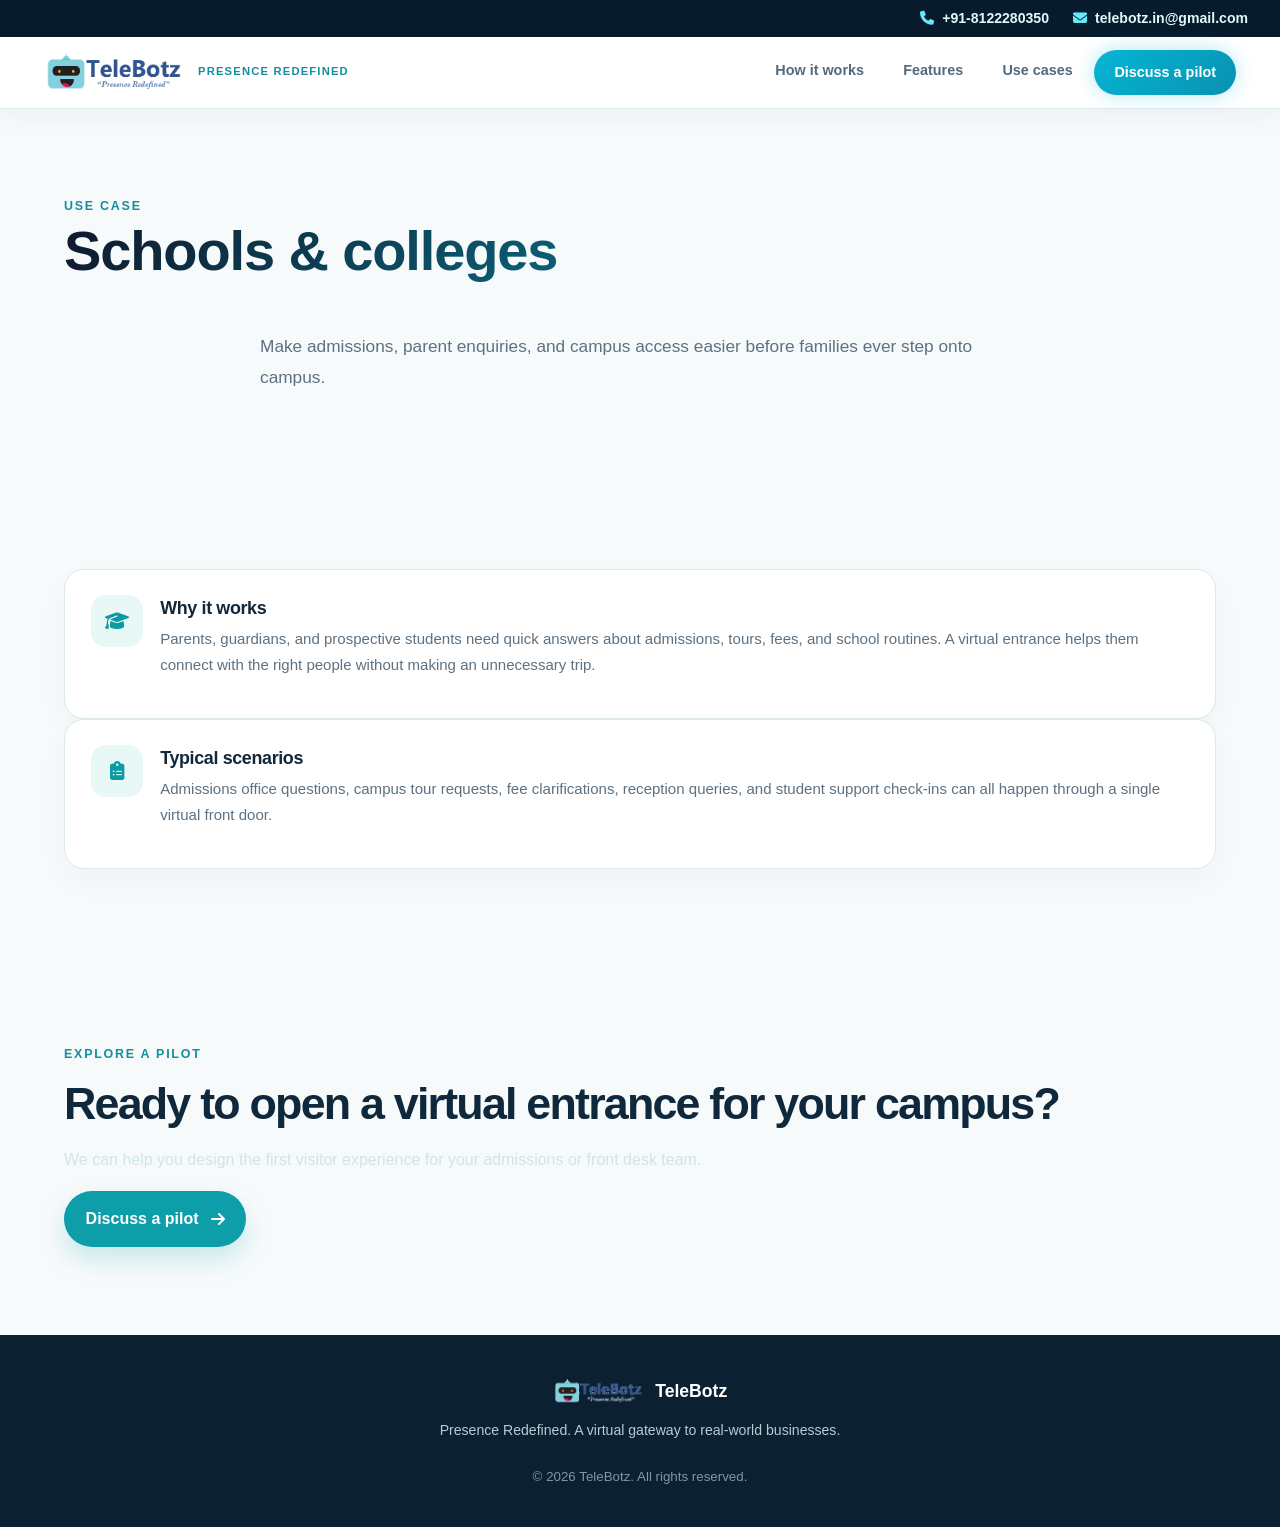
<file: schools.html>
<!DOCTYPE html>
<html lang="en">
<head>
  <meta charset="UTF-8">
  <meta name="viewport" content="width=device-width, initial-scale=1.0">
  <title>TeleBotz | Schools & Colleges</title>
  <meta name="description" content="TeleBotz helps schools and colleges connect families and students with reception and admissions teams before they arrive on campus.">
  <meta name="theme-color" content="#071b2c">
  <link rel="icon" type="image/png" href="telebotz_favicon.png">
  <link rel="preconnect" href="https://cdnjs.cloudflare.com">
  <link rel="stylesheet" href="https://cdnjs.cloudflare.com/ajax/libs/font-awesome/6.4.0/css/all.min.css">
  <link rel="stylesheet" href="style.css">
  <link rel="stylesheet" href="gateway.css">
</head>
<body>
  <header class="site-header">
    <div class="vg-header-contact" aria-label="Contact TeleBotz">
      <div class="vg-header-contact-inner">
        <a href="tel:+918122280350"><i class="fas fa-phone" aria-hidden="true"></i> +91-8122280350</a>
        <a href="mailto:telebotz.in@gmail.com"><i class="fas fa-envelope" aria-hidden="true"></i> telebotz.in@gmail.com</a>
      </div>
    </div>
    <div class="header-container">
      <a class="brand" href="index.html" aria-label="TeleBotz home">
        <img src="telebotz_logo_transparent.png" alt="TeleBotz logo" class="logo">
        <span class="brand-tagline">Presence Redefined</span>
      </a>
      <nav class="main-nav" id="mainNav" aria-label="Primary navigation">
        <ul>
          <li><a class="nav-link" href="index.html#how-it-works">How it works</a></li>
          <li><a class="nav-link" href="index.html#features">Features</a></li>
          <li><a class="nav-link" href="use-cases.html">Use cases</a></li>
          <li><a class="nav-link cta-nav" href="index.html#pilot">Discuss a pilot</a></li>
        </ul>
      </nav>
    </div>
  </header>

  <main>
    <section class="vg-page-hero vg-section">
      <div class="vg-section-kicker">Use case</div>
      <h1>Schools & colleges</h1>
      <p class="vg-section-lead">Make admissions, parent enquiries, and campus access easier before families ever step onto campus.</p>
    </section>

    <section class="vg-section">
      <div class="vg-usecase-detail">
        <article class="vg-side-card">
          <div class="vg-side-icon"><i class="fas fa-graduation-cap"></i></div>
          <div>
            <h3>Why it works</h3>
            <p>Parents, guardians, and prospective students need quick answers about admissions, tours, fees, and school routines. A virtual entrance helps them connect with the right people without making an unnecessary trip.</p>
          </div>
        </article>

        <article class="vg-side-card">
          <div class="vg-side-icon"><i class="fas fa-clipboard-list"></i></div>
          <div>
            <h3>Typical scenarios</h3>
            <p>Admissions office questions, campus tour requests, fee clarifications, reception queries, and student support check-ins can all happen through a single virtual front door.</p>
          </div>
        </article>
      </div>
    </section>

    <section class="vg-section vg-cta-panel">
      <div class="vg-pilot-content">
        <div class="vg-section-kicker">Explore a pilot</div>
        <h2>Ready to open a virtual entrance for your campus?</h2>
        <p>We can help you design the first visitor experience for your admissions or front desk team.</p>
        <a class="vg-button vg-button-primary" href="mailto:telebotz.in@gmail.com?subject=TeleBotz%20Schools%20Pilot">Discuss a pilot <i class="fas fa-arrow-right" aria-hidden="true"></i></a>
      </div>
    </section>
  </main>

  <footer class="vg-footer">
    <a class="vg-footer-brand" href="index.html"><img src="telebotz_logo_transparent.png" alt=""> <span>TeleBotz</span></a>
    <p>Presence Redefined. A virtual gateway to real-world businesses.</p>
    <small>© <span id="year"></span> TeleBotz. All rights reserved.</small>
  </footer>

  <script>
    document.getElementById('year').textContent = new Date().getFullYear();
  </script>
</body>
</html>
</file>
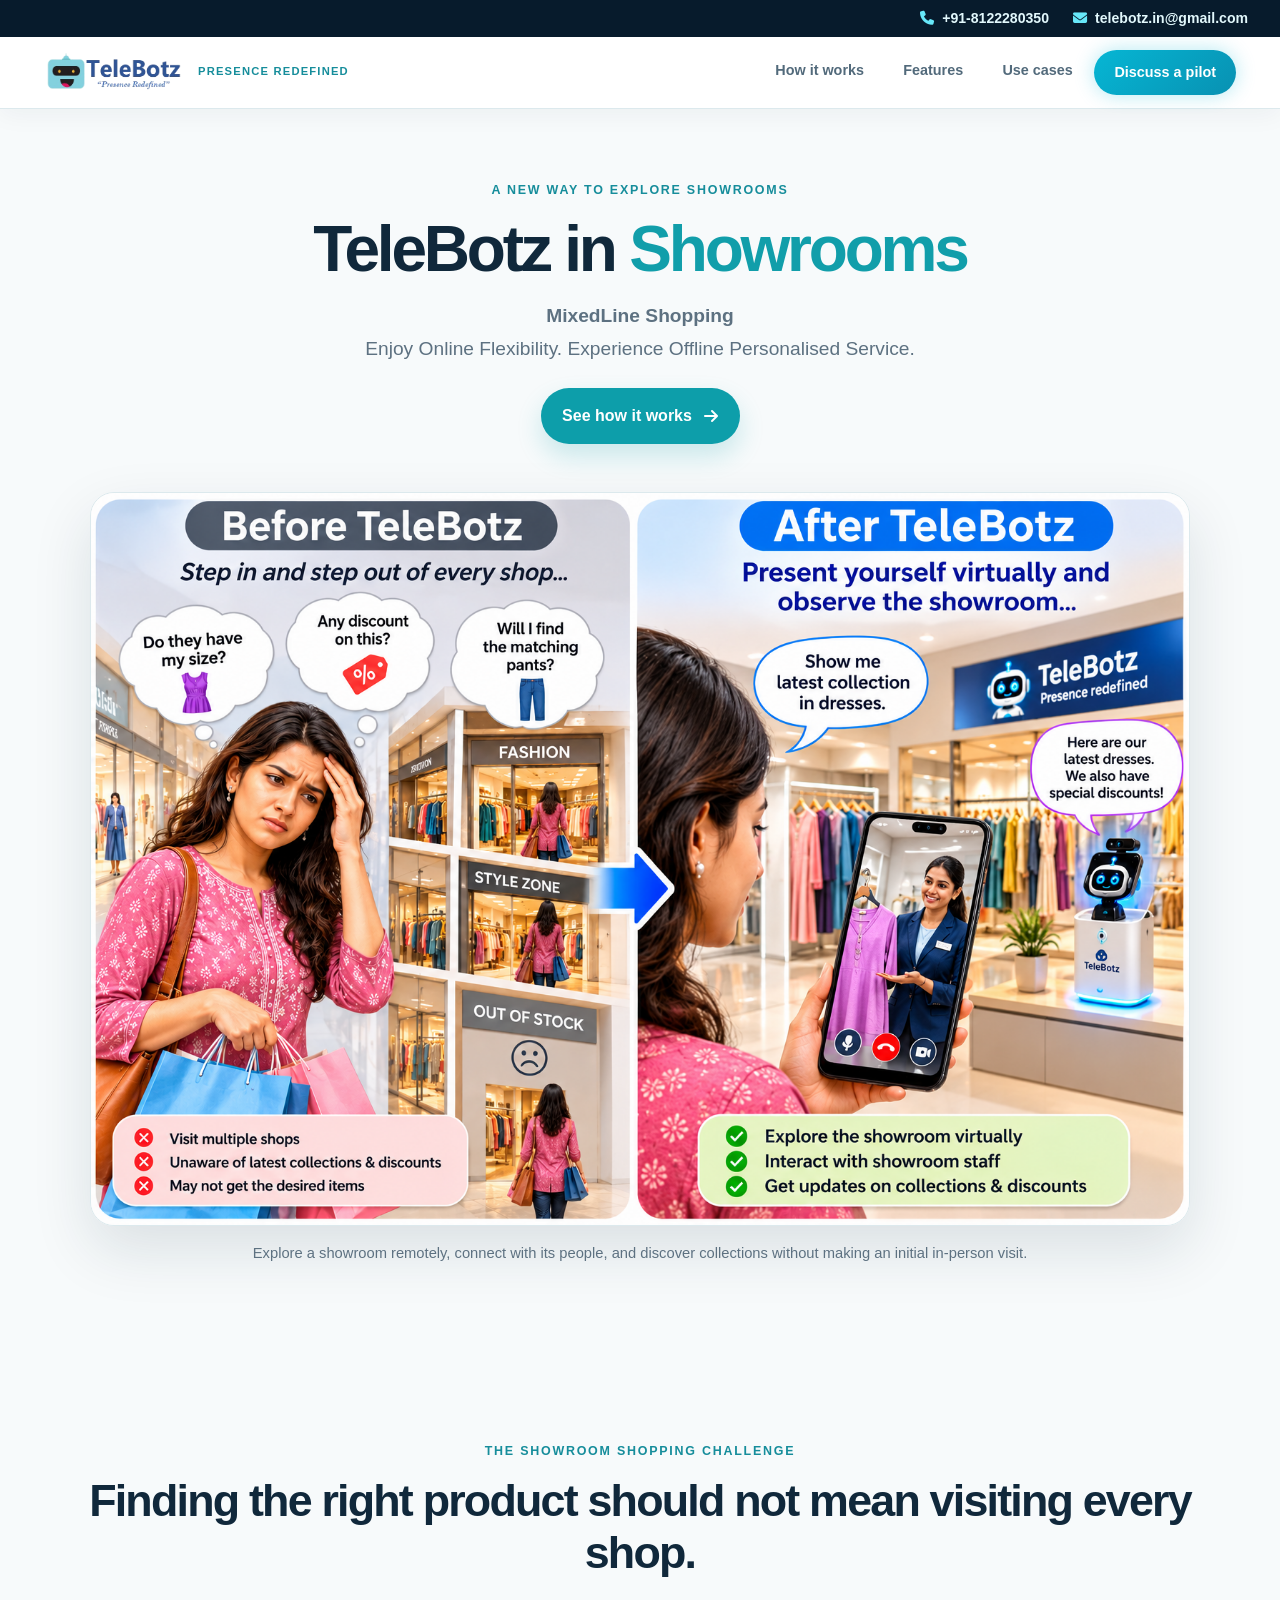
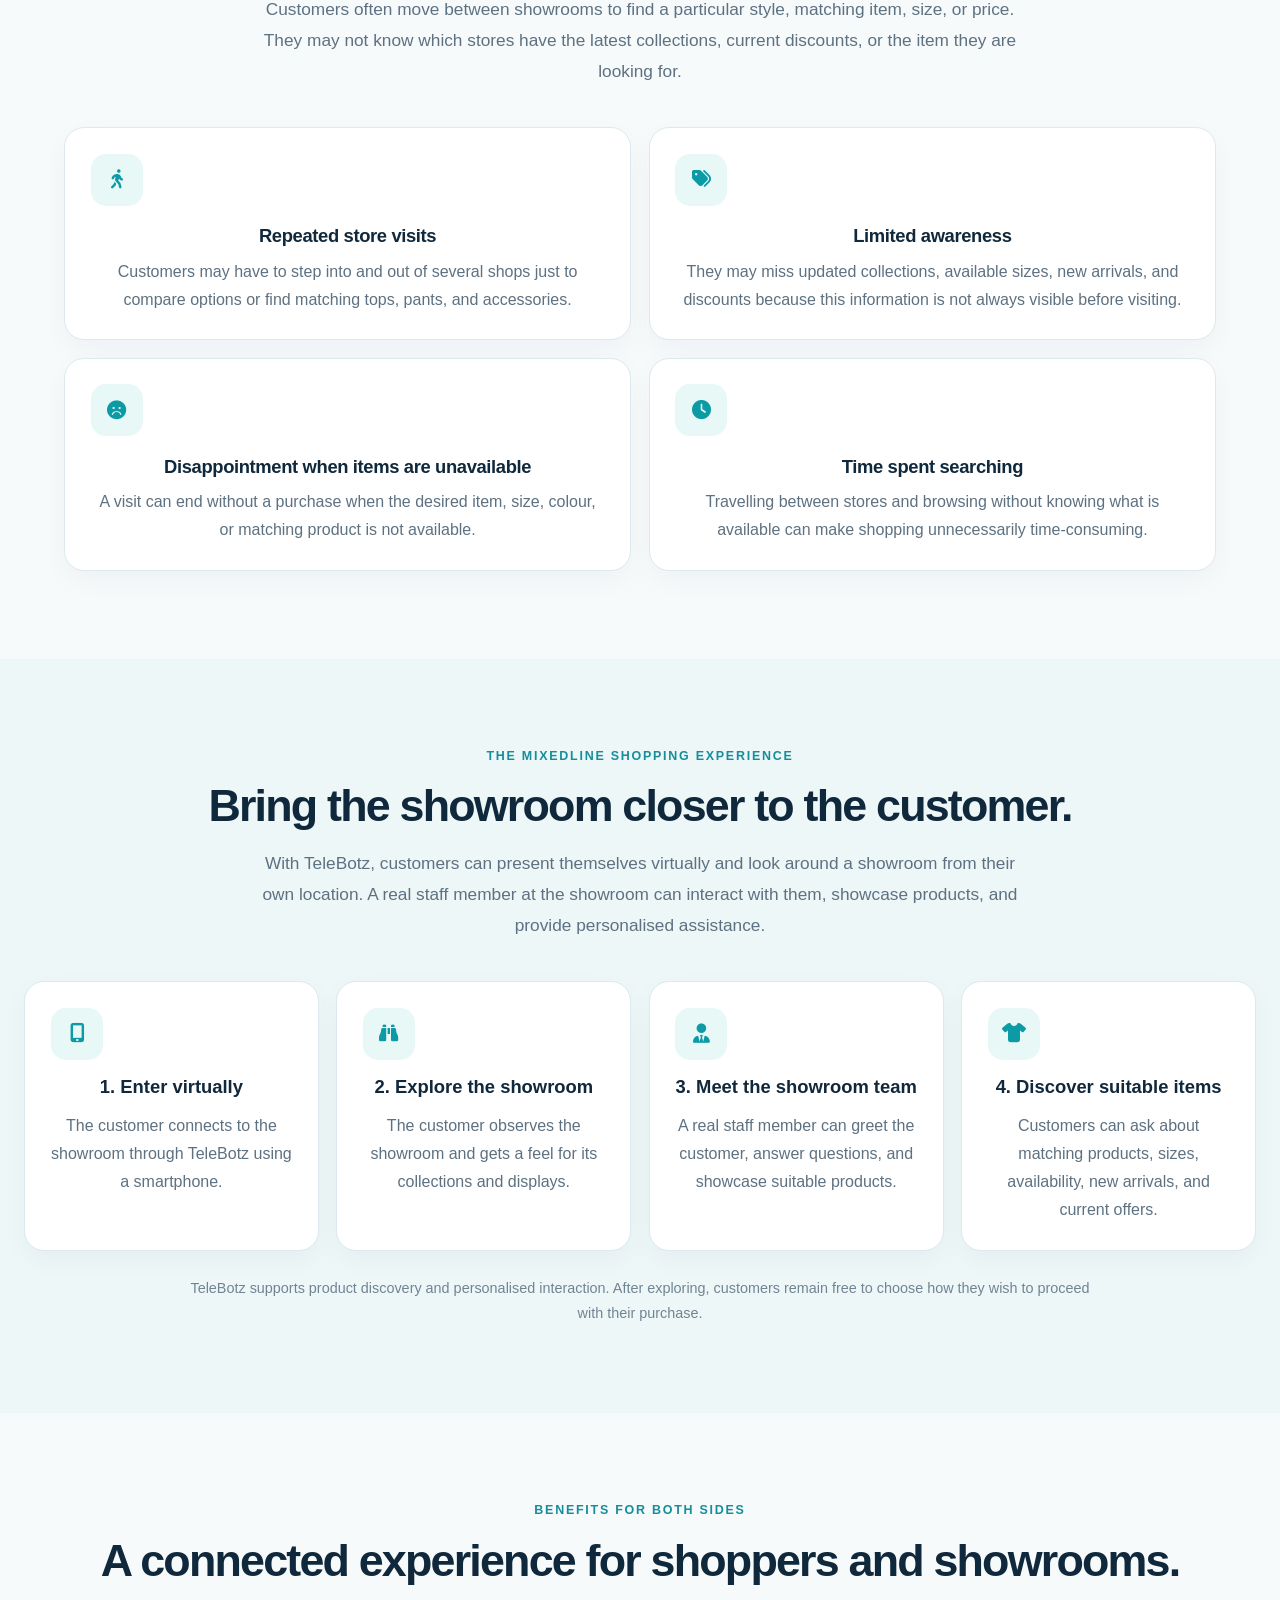
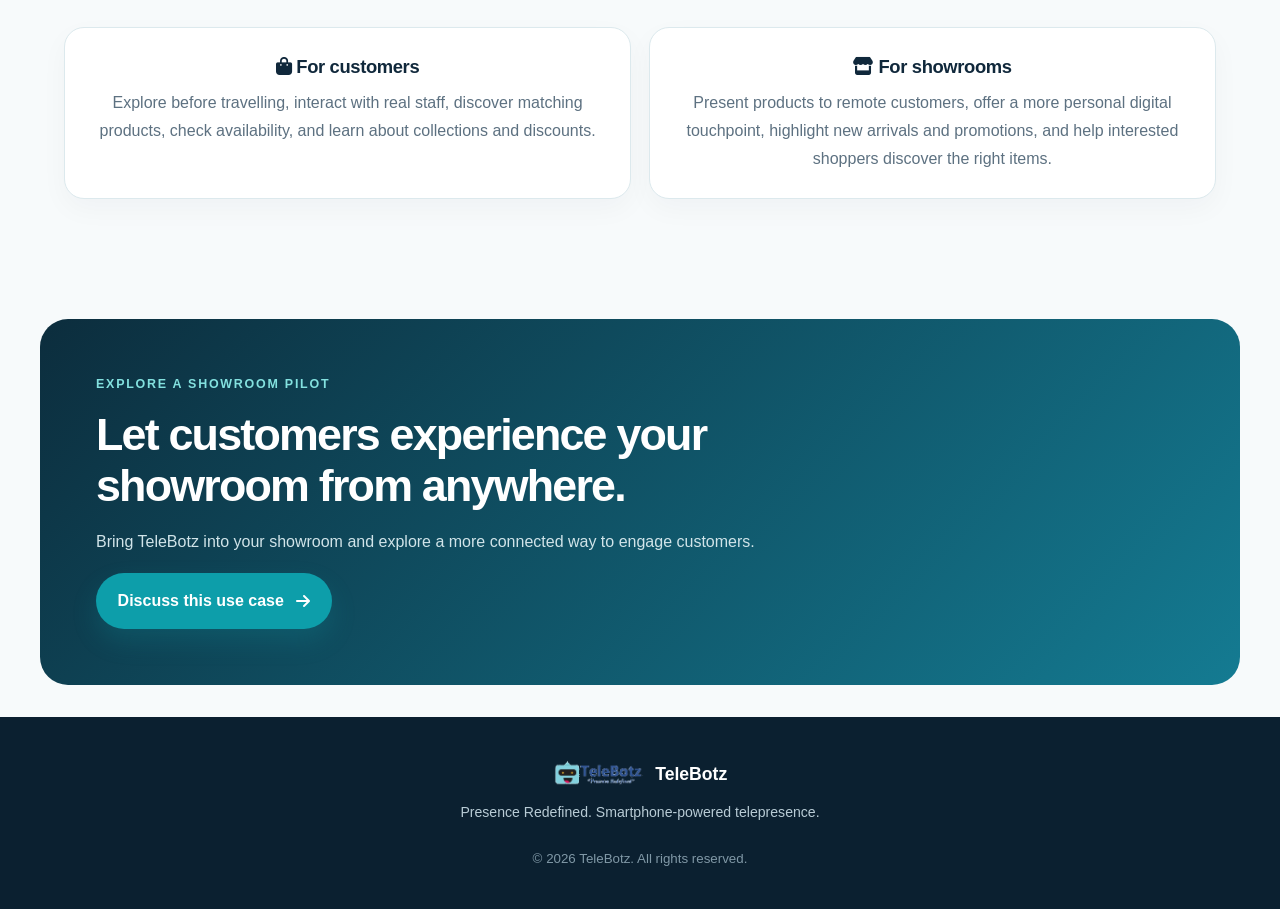
<file: showrooms.html>
<!DOCTYPE html>
<html lang="en">
<head>
  <meta charset="UTF-8">
  <meta name="viewport" content="width=device-width, initial-scale=1.0">
  <title>TeleBotz in Showrooms | MixedLine Shopping</title>
  <meta name="description" content="MixedLine Shopping with TeleBotz brings online flexibility together with personalised offline showroom service. Explore collections virtually and connect with real showroom staff.">
  <meta name="theme-color" content="#071b2c">
  <link rel="icon" type="image/png" href="telebotz_favicon.png">
  <link rel="preconnect" href="https://cdnjs.cloudflare.com">
  <link rel="stylesheet" href="https://cdnjs.cloudflare.com/ajax/libs/font-awesome/6.4.0/css/all.min.css">
  <link rel="stylesheet" href="style.css">
  <link rel="stylesheet" href="gateway.css">
  <style>
    .showroom-hero{text-align:center;padding-top:4.5rem;padding-bottom:2rem}
    .showroom-hero h1{margin:.9rem 0 1rem;color:var(--vg-ink);font-size:clamp(2.7rem,5vw,4.2rem);line-height:1.08;letter-spacing:-.05em;background:none;-webkit-text-fill-color:currentColor}
    .showroom-hero h1 span{color:#119eaa}
    .showroom-tagline{max-width:850px;margin:0 auto 1.4rem;color:var(--vg-muted);font-size:1.2rem;line-height:1.7}
    .showroom-visual{margin:0 auto;max-width:1100px}
    .showroom-visual img{display:block;width:100%;height:auto;border-radius:24px;border:1px solid var(--vg-line);box-shadow:0 24px 60px rgba(16,40,59,.12)}
    .showroom-visual figcaption{margin-top:1rem;color:var(--vg-muted);font-size:.92rem;text-align:center}
    .showroom-section-title{text-align:center}
    .showroom-grid,.showroom-flow{display:grid;grid-template-columns:repeat(2,minmax(0,1fr));gap:1.1rem;margin-top:2.5rem}
    .showroom-card,.showroom-step{padding:1.6rem;background:#fff;border:1px solid var(--vg-line);border-radius:20px;box-shadow:0 10px 28px rgba(16,40,59,.035)}
    .showroom-card h3,.showroom-step strong{display:block;margin:.2rem 0 .65rem;color:var(--vg-ink);font-size:1.15rem}
    .showroom-card p,.showroom-step p{margin:0;color:var(--vg-muted);line-height:1.75}
    .showroom-flow{grid-template-columns:repeat(4,minmax(0,1fr))}
    .showroom-step .vg-usecase-icon{margin-bottom:.8rem}
    .showroom-note{max-width:900px;margin:1.6rem auto 0;color:#718493;font-size:.9rem;line-height:1.7;text-align:center}
    @media(max-width:760px){.showroom-grid{grid-template-columns:1fr}.showroom-flow{grid-template-columns:repeat(2,minmax(0,1fr))}.showroom-hero{padding-top:3rem}}
    @media(max-width:480px){.showroom-flow{grid-template-columns:1fr}.showroom-visual img{border-radius:16px}}
  </style>
</head>
<body>
  <header class="site-header">
    <div class="vg-header-contact" aria-label="Contact TeleBotz">
      <div class="vg-header-contact-inner">
        <a href="tel:+918122280350"><i class="fas fa-phone" aria-hidden="true"></i> +91-8122280350</a>
        <a href="mailto:telebotz.in@gmail.com"><i class="fas fa-envelope" aria-hidden="true"></i> telebotz.in@gmail.com</a>
      </div>
    </div>
    <div class="header-container">
      <a class="brand" href="index.html" aria-label="TeleBotz home"><img src="telebotz_logo_transparent.png" alt="TeleBotz logo" class="logo"><span class="brand-tagline">Presence Redefined</span></a>
      <button class="mobile-menu-toggle" aria-label="Toggle navigation" aria-expanded="false" aria-controls="mainNav" id="mobileMenuToggle"><span></span><span></span><span></span></button>
      <nav class="main-nav" id="mainNav" aria-label="Primary navigation"><ul>
        <li><a class="nav-link" href="index.html#how-it-works">How it works</a></li>
        <li><a class="nav-link" href="index.html#features">Features</a></li>
        <li><a class="nav-link" href="use-cases.html">Use cases</a></li>
        <li><a class="nav-link cta-nav" href="index.html#pilot">Discuss a pilot</a></li>
      </ul></nav>
    </div>
  </header>
  <main class="home-usecase-page">
    <section class="vg-section showroom-hero">
      <div class="vg-section-kicker">A new way to explore showrooms</div>
      <h1>TeleBotz in <span>Showrooms</span></h1>
      <p class="showroom-tagline"><strong>MixedLine Shopping</strong><br>Enjoy Online Flexibility. Experience Offline Personalised Service.</p>
      <a class="vg-button vg-button-primary" href="#how-it-works">See how it works <i class="fas fa-arrow-right" aria-hidden="true"></i></a>
    </section>
    <section class="vg-section home-usecase-visual-section">
      <figure class="showroom-visual">
        <img src="telebotz-showroom.png" alt="Before and after comparison showing the challenges of visiting multiple clothing shops and a customer exploring a showroom virtually through TeleBotz while interacting with showroom staff.">
        <figcaption>Explore a showroom remotely, connect with its people, and discover collections without making an initial in-person visit.</figcaption>
      </figure>
    </section>
    <section class="vg-section home-usecase-worries">
      <div class="vg-section-kicker">The showroom shopping challenge</div>
      <h2 class="showroom-section-title">Finding the right product should not mean visiting every shop.</h2>
      <p class="vg-section-lead">Customers often move between showrooms to find a particular style, matching item, size, or price. They may not know which stores have the latest collections, current discounts, or the item they are looking for.</p>
      <div class="showroom-grid">
        <article class="showroom-card"><div class="vg-usecase-icon"><i class="fas fa-person-walking" aria-hidden="true"></i></div><h3>Repeated store visits</h3><p>Customers may have to step into and out of several shops just to compare options or find matching tops, pants, and accessories.</p></article>
        <article class="showroom-card"><div class="vg-usecase-icon"><i class="fas fa-tags" aria-hidden="true"></i></div><h3>Limited awareness</h3><p>They may miss updated collections, available sizes, new arrivals, and discounts because this information is not always visible before visiting.</p></article>
        <article class="showroom-card"><div class="vg-usecase-icon"><i class="fas fa-face-frown" aria-hidden="true"></i></div><h3>Disappointment when items are unavailable</h3><p>A visit can end without a purchase when the desired item, size, colour, or matching product is not available.</p></article>
        <article class="showroom-card"><div class="vg-usecase-icon"><i class="fas fa-clock" aria-hidden="true"></i></div><h3>Time spent searching</h3><p>Travelling between stores and browsing without knowing what is available can make shopping unnecessarily time-consuming.</p></article>
      </div>
    </section>
    <section class="vg-section home-solutions" id="how-it-works">
      <div class="vg-section-kicker">The MixedLine Shopping experience</div>
      <h2 class="showroom-section-title">Bring the showroom closer to the customer.</h2>
      <p class="vg-section-lead">With TeleBotz, customers can present themselves virtually and look around a showroom from their own location. A real staff member at the showroom can interact with them, showcase products, and provide personalised assistance.</p>
      <div class="showroom-flow">
        <article class="showroom-step"><div class="vg-usecase-icon"><i class="fas fa-mobile-screen-button" aria-hidden="true"></i></div><strong>1. Enter virtually</strong><p>The customer connects to the showroom through TeleBotz using a smartphone.</p></article>
        <article class="showroom-step"><div class="vg-usecase-icon"><i class="fas fa-binoculars" aria-hidden="true"></i></div><strong>2. Explore the showroom</strong><p>The customer observes the showroom and gets a feel for its collections and displays.</p></article>
        <article class="showroom-step"><div class="vg-usecase-icon"><i class="fas fa-user-tie" aria-hidden="true"></i></div><strong>3. Meet the showroom team</strong><p>A real staff member can greet the customer, answer questions, and showcase suitable products.</p></article>
        <article class="showroom-step"><div class="vg-usecase-icon"><i class="fas fa-shirt" aria-hidden="true"></i></div><strong>4. Discover suitable items</strong><p>Customers can ask about matching products, sizes, availability, new arrivals, and current offers.</p></article>
      </div>
      <p class="showroom-note">TeleBotz supports product discovery and personalised interaction. After exploring, customers remain free to choose how they wish to proceed with their purchase.</p>
    </section>
    <section class="vg-section home-usecase-worries">
      <div class="vg-section-kicker">Benefits for both sides</div>
      <h2 class="showroom-section-title">A connected experience for shoppers and showrooms.</h2>
      <div class="showroom-grid">
        <article class="showroom-card"><h3><i class="fas fa-bag-shopping" aria-hidden="true"></i> For customers</h3><p>Explore before travelling, interact with real staff, discover matching products, check availability, and learn about collections and discounts.</p></article>
        <article class="showroom-card"><h3><i class="fas fa-store" aria-hidden="true"></i> For showrooms</h3><p>Present products to remote customers, offer a more personal digital touchpoint, highlight new arrivals and promotions, and help interested shoppers discover the right items.</p></article>
      </div>
    </section>
    <section class="vg-pilot home-usecase-cta"><div class="vg-pilot-content">
      <div class="vg-section-kicker">Explore a showroom pilot</div><h2>Let customers experience your showroom from anywhere.</h2>
      <p>Bring TeleBotz into your showroom and explore a more connected way to engage customers.</p>
      <a class="vg-button vg-button-primary" href="mailto:telebotz.in@gmail.com?subject=TeleBotz%20Showroom%20Pilot">Discuss this use case <i class="fas fa-arrow-right" aria-hidden="true"></i></a>
    </div></section>
  </main>
  <footer class="vg-footer"><a class="vg-footer-brand" href="index.html"><img src="telebotz_logo_transparent.png" alt=""> <span>TeleBotz</span></a><p>Presence Redefined. Smartphone-powered telepresence.</p><small>© <span id="year"></span> TeleBotz. All rights reserved.</small></footer>
  <script>
    const menuButton=document.getElementById('mobileMenuToggle');const nav=document.getElementById('mainNav');
    if(menuButton&&nav){menuButton.addEventListener('click',()=>{const expanded=menuButton.getAttribute('aria-expanded')==='true';menuButton.setAttribute('aria-expanded',String(!expanded));menuButton.classList.toggle('active',!expanded);nav.classList.toggle('active',!expanded)});nav.querySelectorAll('a').forEach(link=>link.addEventListener('click',()=>{nav.classList.remove('active');menuButton.classList.remove('active');menuButton.setAttribute('aria-expanded','false')}))}
    const yearEl=document.getElementById('year');if(yearEl)yearEl.textContent=new Date().getFullYear();
  </script>
</body>
</html>
</file>
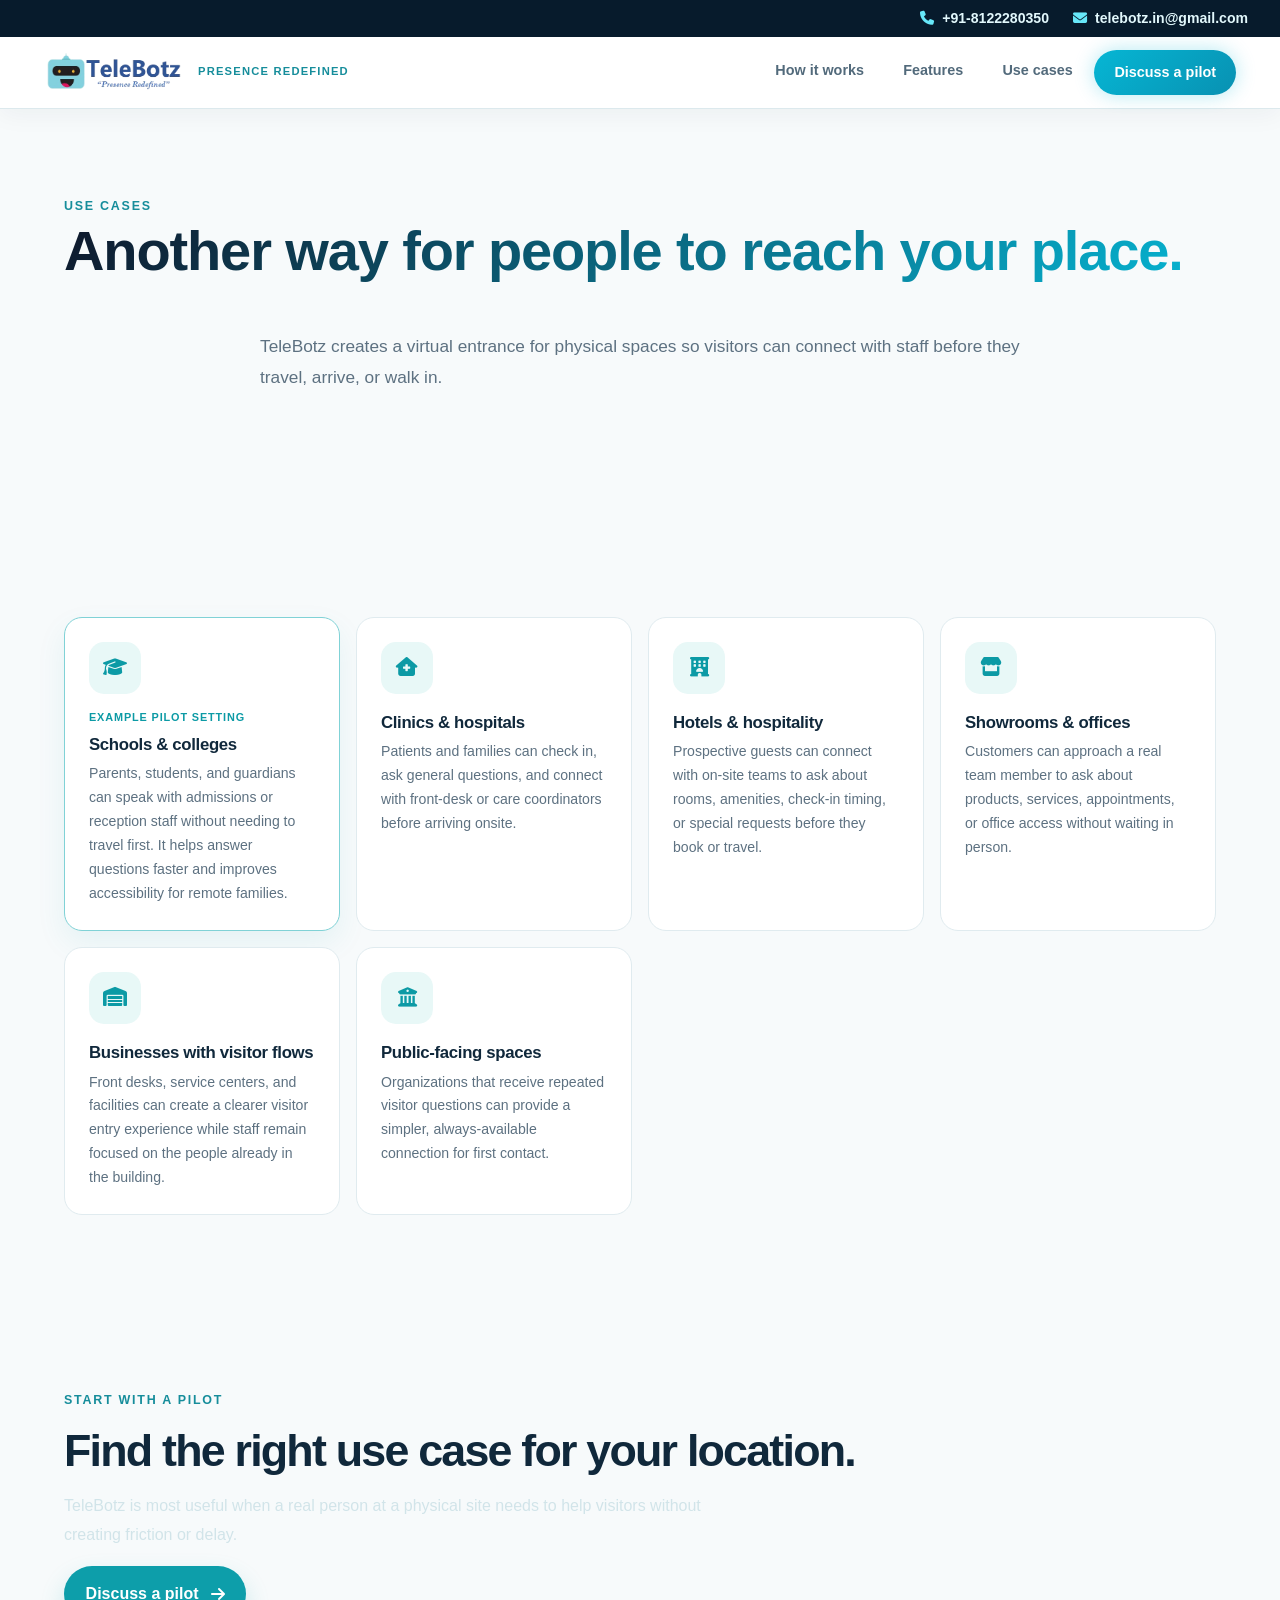
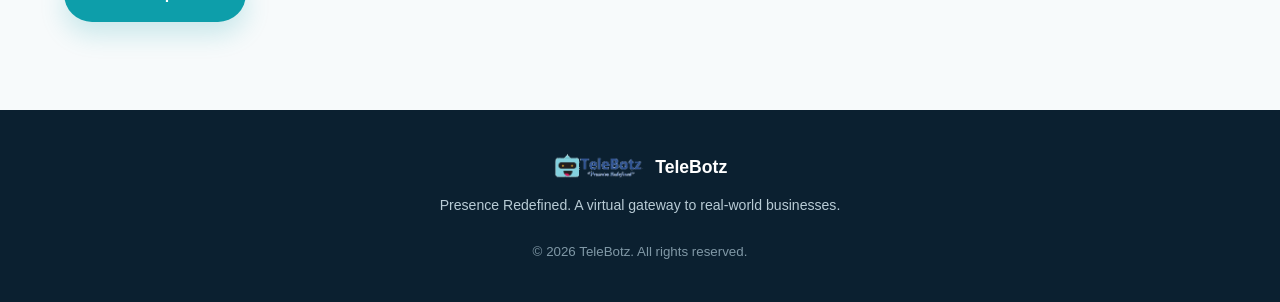
<file: use-case.html>
<!DOCTYPE html>
<html lang="en">
<head>
  <meta charset="UTF-8">
  <meta name="viewport" content="width=device-width, initial-scale=1.0">
  <title>TeleBotz | Use Cases</title>
  <meta name="description" content="Explore how TeleBotz can support schools, hospitals, hotels, offices, and other physical spaces with a virtual guest entrance.">
  <meta name="theme-color" content="#071b2c">
  <link rel="icon" type="image/png" href="telebotz_favicon.png">
  <link rel="preconnect" href="https://cdnjs.cloudflare.com">
  <link rel="stylesheet" href="https://cdnjs.cloudflare.com/ajax/libs/font-awesome/6.4.0/css/all.min.css">
  <link rel="stylesheet" href="style.css">
  <link rel="stylesheet" href="gateway.css">
</head>
<body>
  <header class="site-header">
    <div class="vg-header-contact" aria-label="Contact TeleBotz">
      <div class="vg-header-contact-inner">
        <a href="tel:+918122280350"><i class="fas fa-phone" aria-hidden="true"></i> +91-8122280350</a>
        <a href="mailto:telebotz.in@gmail.com"><i class="fas fa-envelope" aria-hidden="true"></i> telebotz.in@gmail.com</a>
      </div>
    </div>
    <div class="header-container">
      <a class="brand" href="index.html" aria-label="TeleBotz home">
        <img src="telebotz_logo_transparent.png" alt="TeleBotz logo" class="logo">
        <span class="brand-tagline">Presence Redefined</span>
      </a>
      <button class="mobile-menu-toggle" aria-label="Toggle navigation" aria-expanded="false" aria-controls="mainNav" id="mobileMenuToggle">
        <span></span><span></span><span></span>
      </button>
      <nav class="main-nav" id="mainNav" aria-label="Primary navigation">
        <ul>
          <li><a class="nav-link" href="index.html#how-it-works">How it works</a></li>
          <li><a class="nav-link" href="index.html#features">Features</a></li>
          <li><a class="nav-link" href="use-case.html">Use cases</a></li>
          <li><a class="nav-link cta-nav" href="index.html#pilot">Discuss a pilot</a></li>
        </ul>
      </nav>
    </div>
  </header>

  <main>
    <section class="vg-page-hero vg-section">
      <div class="vg-section-kicker">Use cases</div>
      <h1>Another way for people to reach your place.</h1>
      <p class="vg-section-lead">TeleBotz creates a virtual entrance for physical spaces so visitors can connect with staff before they travel, arrive, or walk in.</p>
    </section>

    <section class="vg-section">
      <div class="vg-usecase-grid">
        <article class="vg-usecase vg-usecase-featured">
          <div class="vg-usecase-icon"><i class="fas fa-graduation-cap" aria-hidden="true"></i></div>
          <div class="vg-usecase-label">Example pilot setting</div>
          <h3>Schools & colleges</h3>
          <p>Parents, students, and guardians can speak with admissions or reception staff without needing to travel first. It helps answer questions faster and improves accessibility for remote families.</p>
        </article>

        <article class="vg-usecase">
          <div class="vg-usecase-icon"><i class="fas fa-house-medical" aria-hidden="true"></i></div>
          <h3>Clinics & hospitals</h3>
          <p>Patients and families can check in, ask general questions, and connect with front-desk or care coordinators before arriving onsite.</p>
        </article>

        <article class="vg-usecase">
          <div class="vg-usecase-icon"><i class="fas fa-hotel" aria-hidden="true"></i></div>
          <h3>Hotels & hospitality</h3>
          <p>Prospective guests can connect with on-site teams to ask about rooms, amenities, check-in timing, or special requests before they book or travel.</p>
        </article>

        <article class="vg-usecase">
          <div class="vg-usecase-icon"><i class="fas fa-store" aria-hidden="true"></i></div>
          <h3>Showrooms & offices</h3>
          <p>Customers can approach a real team member to ask about products, services, appointments, or office access without waiting in person.</p>
        </article>

        <article class="vg-usecase">
          <div class="vg-usecase-icon"><i class="fas fa-warehouse" aria-hidden="true"></i></div>
          <h3>Businesses with visitor flows</h3>
          <p>Front desks, service centers, and facilities can create a clearer visitor entry experience while staff remain focused on the people already in the building.</p>
        </article>

        <article class="vg-usecase">
          <div class="vg-usecase-icon"><i class="fas fa-building-columns" aria-hidden="true"></i></div>
          <h3>Public-facing spaces</h3>
          <p>Organizations that receive repeated visitor questions can provide a simpler, always-available connection for first contact.</p>
        </article>
      </div>
    </section>

    <section class="vg-section vg-cta-panel">
      <div class="vg-pilot-content">
        <div class="vg-section-kicker">Start with a pilot</div>
        <h2>Find the right use case for your location.</h2>
        <p>TeleBotz is most useful when a real person at a physical site needs to help visitors without creating friction or delay.</p>
        <a class="vg-button vg-button-primary" href="mailto:telebotz.in@gmail.com?subject=TeleBotz%20Pilot%20Discussion">Discuss a pilot <i class="fas fa-arrow-right" aria-hidden="true"></i></a>
      </div>
    </section>
  </main>

  <footer class="vg-footer">
    <a class="vg-footer-brand" href="index.html"><img src="telebotz_logo_transparent.png" alt=""> <span>TeleBotz</span></a>
    <p>Presence Redefined. A virtual gateway to real-world businesses.</p>
    <small>© <span id="year"></span> TeleBotz. All rights reserved.</small>
  </footer>

  <script>
    const menuButton = document.getElementById('mobileMenuToggle');
    const nav = document.getElementById('mainNav');
    if (menuButton && nav) {
      menuButton.addEventListener('click', () => {
        const expanded = menuButton.getAttribute('aria-expanded') === 'true';
        menuButton.setAttribute('aria-expanded', String(!expanded));
        menuButton.classList.toggle('active', !expanded);
        nav.classList.toggle('active', !expanded);
      });

      nav.querySelectorAll('a').forEach(link => link.addEventListener('click', () => {
        nav.classList.remove('active');
        menuButton.classList.remove('active');
        menuButton.setAttribute('aria-expanded', 'false');
      }));
    }

    const yearEl = document.getElementById('year');
    if (yearEl) yearEl.textContent = new Date().getFullYear();
  </script>
</body>
</html>
</file>
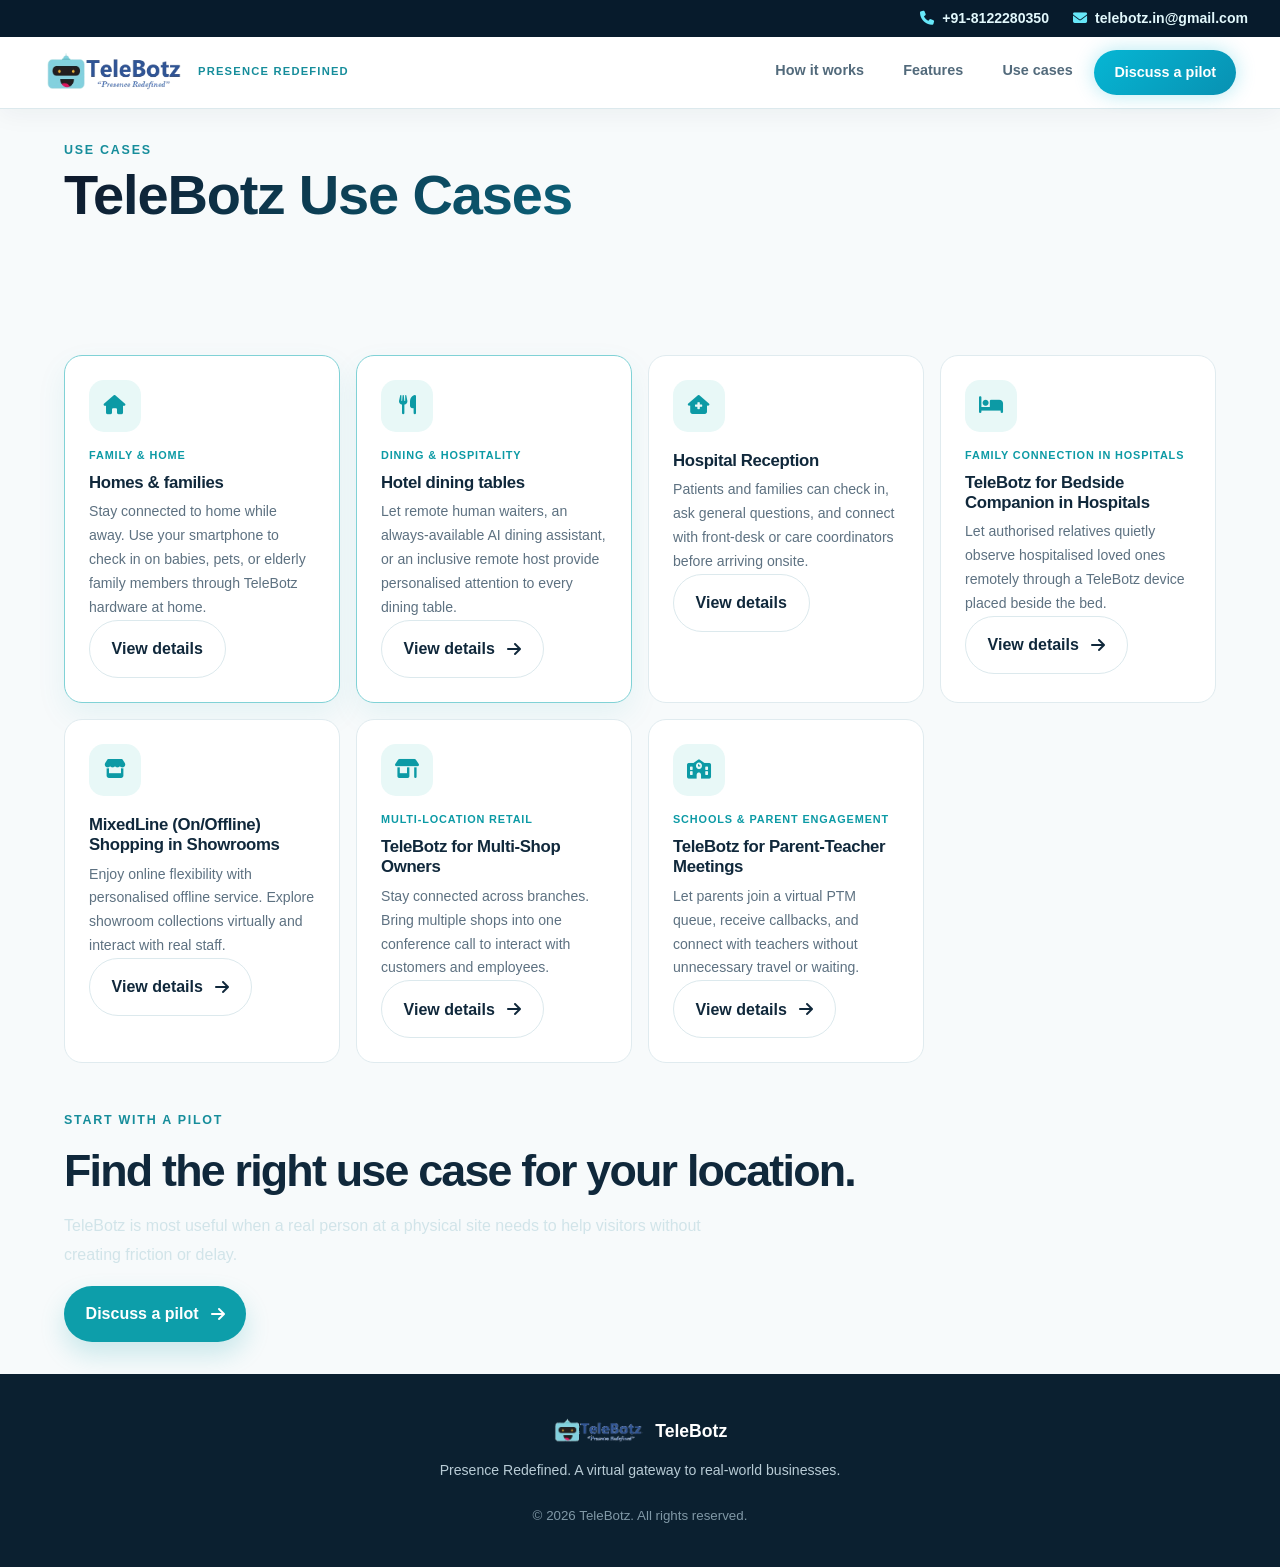
<file: use-cases.html>
<!DOCTYPE html>
<html lang="en">
<head>
  <meta charset="UTF-8">
  <meta name="viewport" content="width=device-width, initial-scale=1.0">
  <title>TeleBotz | Use Cases</title>
  <meta name="description" content="Explore how TeleBotz supports homes, hospital reception, hotel dining, and offices with a virtual guest entrance.">
  <meta name="theme-color" content="#071b2c">
  <link rel="icon" type="image/png" href="telebotz_favicon.png">
  <link rel="preconnect" href="https://cdnjs.cloudflare.com">
  <link rel="stylesheet" href="https://cdnjs.cloudflare.com/ajax/libs/font-awesome/6.4.0/css/all.min.css">
  <link rel="stylesheet" href="style.css">
  <link rel="stylesheet" href="gateway.css">
  <style>
    /* Compact vertical spacing around the use-case title and card grid. */
    .use-cases-page > .vg-page-hero.vg-section {
      padding: 2rem 1.5rem 1rem;
    }
    .use-cases-page > .vg-section:not(.vg-page-hero) {
      padding: 1rem 1.5rem 2rem;
    }
    @media (max-width: 768px) {
      .use-cases-page > .vg-page-hero.vg-section {
        padding: 1.5rem 1.2rem .75rem;
      }
      .use-cases-page > .vg-section:not(.vg-page-hero) {
        padding: .75rem 1.2rem 1.5rem;
      }
    }
  </style>
</head>
<body>
  <header class="site-header">
    <div class="vg-header-contact" aria-label="Contact TeleBotz">
      <div class="vg-header-contact-inner">
        <a href="tel:+918122280350"><i class="fas fa-phone" aria-hidden="true"></i> +91-8122280350</a>
        <a href="mailto:telebotz.in@gmail.com"><i class="fas fa-envelope" aria-hidden="true"></i> telebotz.in@gmail.com</a>
      </div>
    </div>
    <div class="header-container">
      <a class="brand" href="index.html" aria-label="TeleBotz home">
        <img src="telebotz_logo_transparent.png" alt="TeleBotz logo" class="logo">
        <span class="brand-tagline">Presence Redefined</span>
      </a>
      <button class="mobile-menu-toggle" aria-label="Toggle navigation" aria-expanded="false" aria-controls="mainNav" id="mobileMenuToggle">
        <span></span><span></span><span></span>
      </button>
      <nav class="main-nav" id="mainNav" aria-label="Primary navigation">
        <ul>
          <li><a class="nav-link" href="index.html#how-it-works">How it works</a></li>
          <li><a class="nav-link" href="index.html#features">Features</a></li>
          <li><a class="nav-link" href="use-cases.html">Use cases</a></li>
          <li><a class="nav-link cta-nav" href="index.html#pilot">Discuss a pilot</a></li>
        </ul>
      </nav>
    </div>
  </header>

  <main class="use-cases-page">
    <section class="vg-page-hero vg-section">
      <div class="vg-section-kicker">Use cases</div>
      <h1>TeleBotz Use Cases</h1>
    </section>

    <section class="vg-section">
      <div class="vg-usecase-grid">
        <article class="vg-usecase vg-usecase-featured">
          <div class="vg-usecase-icon"><i class="fas fa-house" aria-hidden="true"></i></div>
          <div class="vg-usecase-label">Family & home</div>
          <h3>Homes & families</h3>
          <p>Stay connected to home while away. Use your smartphone to check in on babies, pets, or elderly family members through TeleBotz hardware at home.</p>
          <a class="vg-button vg-button-quiet" href="homes.html">View details</a>
        </article>
        
        <article class="vg-usecase vg-usecase-featured">
          <div class="vg-usecase-icon"><i class="fas fa-utensils" aria-hidden="true"></i></div>
          <div class="vg-usecase-label">Dining & hospitality</div>
          <h3>Hotel dining tables</h3>
          <p>Let remote human waiters, an always-available AI dining assistant, or an inclusive remote host provide personalised attention to every dining table.</p>
          <a class="vg-button vg-button-quiet" href="hotel-dining.html">View details <i class="fas fa-arrow-right" aria-hidden="true"></i></a>
        </article>

        <article class="vg-usecase">
          <div class="vg-usecase-icon"><i class="fas fa-house-medical" aria-hidden="true"></i></div>
          <h3>Hospital Reception</h3>
          <p>Patients and families can check in, ask general questions, and connect with front-desk or care coordinators before arriving onsite.</p>
          <a class="vg-button vg-button-quiet" href="hospital-hotel-reception.html">View details</a>
        </article>

        <article class="vg-usecase">
          <div class="vg-usecase-icon"><i class="fas fa-bed" aria-hidden="true"></i></div>
          <div class="vg-usecase-label">Family connection in hospitals</div>
          <h3>TeleBotz for Bedside Companion in Hospitals</h3>
          <p>Let authorised relatives quietly observe hospitalised loved ones remotely through a TeleBotz device placed beside the bed.</p>
          <a class="vg-button vg-button-quiet" href="bedside-companion.html">View details <i class="fas fa-arrow-right" aria-hidden="true"></i></a>
        </article>

        
        <article class="vg-usecase">
          <div class="vg-usecase-icon"><i class="fas fa-store" aria-hidden="true"></i></div>
          <h3>MixedLine (On/Offline) Shopping in Showrooms</h3>
          <p>Enjoy online flexibility with personalised offline service. Explore showroom collections virtually and interact with real staff.</p>
          <a class="vg-button vg-button-quiet" href="showrooms.html">View details <i class="fas fa-arrow-right" aria-hidden="true"></i></a>
        </article>

        <article class="vg-usecase">
          <div class="vg-usecase-icon"><i class="fas fa-shop" aria-hidden="true"></i></div>
          <div class="vg-usecase-label">Multi-location retail</div>
          <h3>TeleBotz for Multi-Shop Owners</h3>
          <p>Stay connected across branches. Bring multiple shops into one conference call to interact with customers and employees.</p>
          <a class="vg-button vg-button-quiet" href="multi-shop-owners.html">View details <i class="fas fa-arrow-right" aria-hidden="true"></i></a>
        </article>

        <article class="vg-usecase">
          <div class="vg-usecase-icon"><i class="fas fa-school" aria-hidden="true"></i></div>
          <div class="vg-usecase-label">Schools & parent engagement</div>
          <h3>TeleBotz for Parent-Teacher Meetings</h3>
          <p>Let parents join a virtual PTM queue, receive callbacks, and connect with teachers without unnecessary travel or waiting.</p>
          <a class="vg-button vg-button-quiet" href="parent-teacher-meetings.html">View details <i class="fas fa-arrow-right" aria-hidden="true"></i></a>
        </article>

        
              </div>
    </section>

    <section class="vg-section vg-cta-panel">
      <div class="vg-pilot-content">
        <div class="vg-section-kicker">Start with a pilot</div>
        <h2>Find the right use case for your location.</h2>
        <p>TeleBotz is most useful when a real person at a physical site needs to help visitors without creating friction or delay.</p>
        <a class="vg-button vg-button-primary" href="mailto:telebotz.in@gmail.com?subject=TeleBotz%20Pilot%20Discussion">Discuss a pilot <i class="fas fa-arrow-right" aria-hidden="true"></i></a>
      </div>
    </section>
  </main>

  <footer class="vg-footer">
    <a class="vg-footer-brand" href="index.html"><img src="telebotz_logo_transparent.png" alt=""> <span>TeleBotz</span></a>
    <p>Presence Redefined. A virtual gateway to real-world businesses.</p>
    <small>© <span id="year"></span> TeleBotz. All rights reserved.</small>
  </footer>

  <script>
    const menuButton = document.getElementById('mobileMenuToggle');
    const nav = document.getElementById('mainNav');
    if (menuButton && nav) {
      menuButton.addEventListener('click', () => {
        const expanded = menuButton.getAttribute('aria-expanded') === 'true';
        menuButton.setAttribute('aria-expanded', String(!expanded));
        menuButton.classList.toggle('active', !expanded);
        nav.classList.toggle('active', !expanded);
      });

      nav.querySelectorAll('a').forEach(link => link.addEventListener('click', () => {
        nav.classList.remove('active');
        menuButton.classList.remove('active');
        menuButton.setAttribute('aria-expanded', 'false');
      }));
    }

    const yearEl = document.getElementById('year');
    if (yearEl) yearEl.textContent = new Date().getFullYear();
  </script>
</body>
</html>
</file>
<file: style.css>
/* ================================
   CSS Variables & Global Styles
   ================================ */

:root {
    --primary: #0f172a;
    --primary-light: #1e293b;
    --accent: #06b6d4;
    --accent-dark: #0891b2;
    --accent-light: #cffafe;
    --success: #10b981;
    --warning: #f59e0b;
    --text: #0f172a;
    --text-light: #475569;
    --text-lighter: #64748b;
    --bg: #f8fafc;
    --bg-dark: #020617;
    --card-bg: #ffffff;
    --border: #e2e8f0;
    --shadow-sm: 0 1px 2px 0 rgba(15, 23, 42, 0.05);
    --shadow-md: 0 4px 6px -1px rgba(15, 23, 42, 0.1);
    --shadow-lg: 0 20px 25px -5px rgba(15, 23, 42, 0.15);
    --shadow-xl: 0 25px 50px -12px rgba(15, 23, 42, 0.25);
    --glow: 0 0 30px rgba(6, 182, 212, 0.3);
    --transition: all 0.3s cubic-bezier(0.4, 0, 0.2, 1);
}

* {
    box-sizing: border-box;
}

html {
    scroll-behavior: smooth;
}

body {
    font-family: 'Inter', -apple-system, BlinkMacSystemFont, 'Segoe UI', Roboto, Oxygen, Ubuntu, Cantarell, sans-serif;
    background: linear-gradient(135deg, #f8fafc 0%, #f1f5f9 50%, #e0f2fe 100%);
    color: var(--text);
    margin: 0;
    padding: 0;
    line-height: 1.6;
    min-height: 100vh;
}

/* ================================
   Typography
   ================================ */

h1, h2, h3, h4, h5, h6 {
    font-weight: 800;
    line-height: 1.2;
    margin-top: 0;
    color: var(--primary);
    letter-spacing: -0.02em;
}

h1 {
    font-size: 3.5rem;
    background: linear-gradient(135deg, #0f172a 0%, #06b6d4 100%);
    -webkit-background-clip: text;
    -webkit-text-fill-color: transparent;
    background-clip: text;
}

h2 {
    font-size: 2.5rem;
    color: var(--primary);
}

h3 {
    font-size: 1.5rem;
}

h4 {
    font-size: 1.15rem;
}

p {
    margin: 1rem 0;
    color: var(--text-light);
    line-height: 1.8;
}

a {
    color: var(--accent);
    text-decoration: none;
    transition: var(--transition);
}

a:hover {
    color: var(--accent-dark);
}

/* ================================
   Buttons
   ================================ */

.btn {
    display: inline-flex;
    align-items: center;
    justify-content: center;
    padding: 0.875rem 1.75rem;
    border-radius: 10px;
    font-weight: 700;
    font-size: 0.95rem;
    border: 2px solid transparent;
    cursor: pointer;
    transition: var(--transition);
    text-decoration: none;
    gap: 0.5rem;
    white-space: nowrap;
    position: relative;
    overflow: hidden;
}

.btn::before {
    content: '';
    position: absolute;
    top: 0;
    left: -100%;
    width: 100%;
    height: 100%;
    background: rgba(255, 255, 255, 0.1);
    transition: var(--transition);
    z-index: 0;
}

.btn:hover::before {
    left: 100%;
}

.btn > * {
    position: relative;
    z-index: 1;
}

.btn-primary {
    background: linear-gradient(135deg, #06b6d4 0%, #0891b2 100%);
    color: white;
    border-color: #06b6d4;
    box-shadow: 0 0 20px rgba(6, 182, 212, 0.3);
}

.btn-primary:hover {
    transform: translateY(-3px);
    box-shadow: 0 0 30px rgba(6, 182, 212, 0.5);
}

.btn-secondary {
    background: linear-gradient(135deg, #0f172a 0%, #1e293b 100%);
    color: white;
    border-color: #0f172a;
    box-shadow: 0 0 20px rgba(15, 23, 42, 0.2);
}

.btn-secondary:hover {
    transform: translateY(-3px);
    box-shadow: 0 0 30px rgba(6, 182, 212, 0.3);
    background: linear-gradient(135deg, #06b6d4 0%, #0891b2 100%);
}

.btn-outline {
    background: transparent;
    color: var(--accent);
    border-color: var(--accent);
    box-shadow: inset 0 0 0 1px var(--accent);
}

.btn-outline:hover {
    background: var(--accent);
    color: white;
    box-shadow: 0 0 20px rgba(6, 182, 212, 0.4);
}

.btn-full {
    width: 100%;
}

.btn-large {
    padding: 1.125rem 2.5rem;
    font-size: 1.1rem;
}

.btn:disabled {
    opacity: 0.5;
    cursor: not-allowed;
    transform: none !important;
}

/* ================================
   Header & Navigation
   ================================ */

.site-header {
    position: sticky;
    top: 0;
    z-index: 100;
    background: rgba(248, 250, 252, 0.8);
    backdrop-filter: blur(20px);
    border-bottom: 1px solid rgba(6, 182, 212, 0.1);
    box-shadow: 0 0 30px rgba(6, 182, 212, 0.05);
}

.header-container {
    display: flex;
    align-items: center;
    justify-content: space-between;
    max-width: 1400px;
    margin: 0 auto;
    padding: 1rem 2rem;
    gap: 2rem;
}

.brand {
    display: flex;
    align-items: center;
    gap: 0.75rem;
    min-width: fit-content;
    flex-shrink: 0;
}

.brand img {
    width: 160px;
    height: auto;
    border-radius: 8px;
    object-fit: contain;
    filter: drop-shadow(0 0 10px rgba(6, 182, 212, 0.2));
}

.brand-tagline {
    font-size: 0.7rem;
    color: var(--accent);
    font-weight: 800;
    letter-spacing: 1.5px;
    text-transform: uppercase;
    animation: pulse 2s ease-in-out infinite;
}

@keyframes pulse {
    0%, 100% { opacity: 1; }
    50% { opacity: 0.7; }
}

.main-nav {
    flex: 1;
}

.main-nav ul {
    list-style: none;
    display: flex;
    flex-wrap: wrap;
    gap: 0.25rem;
    margin: 0;
    padding: 0;
    justify-content: flex-end;
}

.nav-link {
    display: inline-block;
    text-decoration: none;
    color: var(--text-light);
    padding: 0.6rem 1.1rem;
    border-radius: 8px;
    font-weight: 700;
    font-size: 0.9rem;
    transition: var(--transition);
    position: relative;
}

.nav-link::after {
    content: '';
    position: absolute;
    bottom: 0;
    left: 0;
    width: 0;
    height: 2px;
    background: linear-gradient(90deg, #06b6d4, #0891b2);
    transition: width 0.3s ease;
}

.nav-link:hover::after {
    width: 100%;
}

.nav-link:hover {
    color: var(--accent);
}

.nav-link.cta-nav {
    background: linear-gradient(135deg, #06b6d4 0%, #0891b2 100%);
    color: white;
    padding: 0.7rem 1.5rem;
    box-shadow: 0 0 20px rgba(6, 182, 212, 0.3);
}

.nav-link.cta-nav::after {
    display: none;
}

.nav-link.cta-nav:hover {
    transform: translateY(-2px);
    box-shadow: 0 0 30px rgba(6, 182, 212, 0.5);
    color: white;
}

.mobile-menu-toggle {
    display: none;
    flex-direction: column;
    gap: 0.4rem;
    background: none;
    border: none;
    cursor: pointer;
    padding: 0.5rem;
    z-index: 101;
}

.mobile-menu-toggle span {
    width: 24px;
    height: 2.5px;
    background: var(--primary);
    border-radius: 2px;
    transition: var(--transition);
}

.mobile-menu-toggle.active span:nth-child(1) {
    transform: rotate(45deg) translate(8px, 8px);
}

.mobile-menu-toggle.active span:nth-child(2) {
    opacity: 0;
}

.mobile-menu-toggle.active span:nth-child(3) {
    transform: rotate(-45deg) translate(8px, -8px);
}

/* ================================
   Hero Section
   ================================ */

.hero-section {
    display: grid;
    grid-template-columns: 1fr 1fr;
    gap: 4rem;
    align-items: center;
    padding: 4rem 2rem;
    margin: 0 auto 2rem;
    max-width: 1400px;
    min-height: calc(100vh - 80px);
}

.hero-content h1 {
    margin-bottom: 1.5rem;
    font-size: 4rem;
}

.hero-subtitle {
    font-size: 1.25rem;
    color: var(--text-light);
    margin-bottom: 2.5rem;
    line-height: 1.8;
}

.hero-cta {
    display: flex;
    gap: 1.5rem;
    margin-bottom: 3rem;
    flex-wrap: wrap;
}

.hero-stats {
    display: grid;
    grid-template-columns: repeat(3, 1fr);
    gap: 2rem;
    padding-top: 3rem;
    border-top: 2px solid rgba(6, 182, 212, 0.2);
}

.stat-item {
    display: flex;
    flex-direction: column;
    gap: 0.5rem;
}

.stat-number {
    font-size: 2.25rem;
    font-weight: 800;
    background: linear-gradient(135deg, #06b6d4 0%, #0891b2 100%);
    -webkit-background-clip: text;
    -webkit-text-fill-color: transparent;
    background-clip: text;
}

.stat-label {
    font-size: 0.85rem;
    color: var(--text-lighter);
    text-transform: uppercase;
    letter-spacing: 0.5px;
    font-weight: 700;
}

.hero-visual {
    display: flex;
    flex-direction: column;
    gap: 1.5rem;
    position: relative;
}

.hero-visual::before {
    content: '';
    position: absolute;
    top: -50px;
    right: -50px;
    width: 400px;
    height: 400px;
    background: radial-gradient(circle, rgba(6, 182, 212, 0.15) 0%, transparent 70%);
    border-radius: 50%;
    z-index: 0;
}

.slider-container {
    position: relative;
    width: 100%;
    height: 400px;
    border-radius: 16px;
    overflow: hidden;
    background: linear-gradient(135deg, #e0f2fe 0%, #f0f9ff 100%);
    box-shadow: 0 20px 60px rgba(6, 182, 212, 0.2);
    border: 2px solid rgba(6, 182, 212, 0.2);
    z-index: 1;
}

.slide {
    position: absolute;
    inset: 0;
    width: 100%;
    height: 100%;
    object-fit: cover;
    opacity: 0;
    transition: opacity 1s ease-in-out;
}

.slide.active {
    opacity: 1;
}

.slider-dots {
    display: flex;
    justify-content: center;
    gap: 1rem;
    padding-top: 1.5rem;
    z-index: 2;
    position: relative;
}

.dot {
    width: 14px;
    height: 14px;
    border-radius: 50%;
    border: 2px solid var(--border);
    background: white;
    cursor: pointer;
    transition: var(--transition);
}

.dot.active {
    background: var(--accent);
    border-color: var(--accent);
    box-shadow: 0 0 15px rgba(6, 182, 212, 0.5);
}

.dot:hover {
    border-color: var(--accent);
    transform: scale(1.2);
}

/* ================================
   Scroll Indicator
   ================================ */

.scroll-indicator {
    position: absolute;
    bottom: 2rem;
    left: 50%;
    transform: translateX(-50%);
    z-index: 2;
}

.scroll-icon {
    width: 30px;
    height: 50px;
    border: 2px solid var(--accent);
    border-radius: 15px;
    position: relative;
}

.scroll-icon::after {
    content: '';
    position: absolute;
    top: 8px;
    left: 50%;
    transform: translateX(-50%);
    width: 4px;
    height: 8px;
    background: var(--accent);
    border-radius: 2px;
    animation: scroll 2s infinite;
}

@keyframes scroll {
    0% { opacity: 1; transform: translateX(-50%) translateY(0); }
    100% { opacity: 0; transform: translateX(-50%) translateY(12px); }
}

/* ================================
   Trust Section
   ================================ */

.trust-section {
    background: linear-gradient(135deg, #0f172a 0%, #1e293b 100%);
    padding: 3rem 2rem;
    margin: 3rem auto;
    border-radius: 16px;
    max-width: 1400px;
    position: relative;
    overflow: hidden;
}

.trust-section::before {
    content: '';
    position: absolute;
    top: -50%;
    right: -10%;
    width: 600px;
    height: 600px;
    background: radial-gradient(circle, rgba(6, 182, 212, 0.1) 0%, transparent 70%);
    border-radius: 50%;
}

.trust-content {
    position: relative;
    z-index: 1;
}

.trust-content h3 {
    text-align: center;
    margin-bottom: 3rem;
    color: white;
}

.trust-badges {
    display: grid;
    grid-template-columns: repeat(auto-fit, minmax(200px, 1fr));
    gap: 2rem;
}

.badge {
    display: flex;
    flex-direction: column;
    align-items: center;
    gap: 1rem;
    text-align: center;
    padding: 2rem;
    background: rgba(255, 255, 255, 0.05);
    border: 1px solid rgba(6, 182, 212, 0.3);
    border-radius: 12px;
    transition: var(--transition);
    backdrop-filter: blur(10px);
}

.badge:hover {
    transform: translateY(-8px);
    border-color: rgba(6, 182, 212, 0.8);
    background: rgba(6, 182, 212, 0.1);
    box-shadow: 0 0 30px rgba(6, 182, 212, 0.2);
}

.badge i {
    font-size: 2.5rem;
    background: linear-gradient(135deg, #06b6d4 0%, #0891b2 100%);
    -webkit-background-clip: text;
    -webkit-text-fill-color: transparent;
    background-clip: text;
}

.badge span {
    font-weight: 700;
    color: white;
    font-size: 1rem;
}

/* ================================
   Content Sections
   ================================ */

main {
    width: 100%;
}

.content-section {
    padding: 4rem 2rem;
    margin: 0 auto;
    max-width: 1400px;
}

.content-section.alt-bg {
    background: linear-gradient(180deg, rgba(15, 23, 42, 0.02) 0%, rgba(6, 182, 212, 0.05) 100%);
}

.section-header {
    text-align: center;
    margin-bottom: 4rem;
}

.section-header h2 {
    margin-bottom: 1rem;
    font-size: 2.75rem;
}

.section-header p {
    font-size: 1.15rem;
    color: var(--text-lighter);
    margin: 0;
    max-width: 600px;
    margin-left: auto;
    margin-right: auto;
}

/* ================================
   Products Grid
   ================================ */

.products-grid {
    display: grid;
    grid-template-columns: repeat(auto-fit, minmax(320px, 1fr));
    gap: 2.5rem;
    margin-bottom: 3rem;
}

.product-card {
    background: var(--card-bg);
    border-radius: 14px;
    padding: 2.5rem;
    box-shadow: 0 10px 30px rgba(15, 23, 42, 0.1);
    transition: var(--transition);
    border: 2px solid transparent;
    position: relative;
    display: flex;
    flex-direction: column;
    overflow: hidden;
}

.product-card::before {
    content: '';
    position: absolute;
    top: 0;
    left: 0;
    right: 0;
    height: 4px;
    background: linear-gradient(90deg, #06b6d4 0%, #0891b2 100%);
    opacity: 0;
    transition: var(--transition);
}

.product-card:hover {
    transform: translateY(-12px);
    box-shadow: 0 25px 60px rgba(6, 182, 212, 0.2);
}

.product-card:hover::before {
    opacity: 1;
}

.product-card.featured {
    border-color: var(--accent);
    transform: scale(1.08);
    box-shadow: 0 0 30px rgba(6, 182, 212, 0.3);
}

.product-card.featured:hover {
    box-shadow: 0 0 50px rgba(6, 182, 212, 0.4);
    transform: scale(1.08) translateY(-12px);
}

.badge-featured {
    position: absolute;
    top: -12px;
    right: 20px;
    background: linear-gradient(135deg, #06b6d4 0%, #0891b2 100%);
    color: white;
    padding: 0.4rem 1.2rem;
    border-radius: 20px;
    font-size: 0.75rem;
    font-weight: 800;
    text-transform: uppercase;
    letter-spacing: 0.5px;
    box-shadow: 0 0 15px rgba(6, 182, 212, 0.4);
}

.product-icon {
    font-size: 3rem;
    background: linear-gradient(135deg, #06b6d4 0%, #0891b2 100%);
    -webkit-background-clip: text;
    -webkit-text-fill-color: transparent;
    background-clip: text;
    margin-bottom: 1rem;
    filter: drop-shadow(0 4px 12px rgba(6, 182, 212, 0.2));
}

.product-card h3 {
    margin-bottom: 0.75rem;
    font-size: 1.5rem;
}

.product-desc {
    color: var(--text-light);
    margin-bottom: 1.5rem;
    flex-grow: 1;
    line-height: 1.8;
}

.features-list {
    list-style: none;
    padding: 1.5rem 0;
    margin-bottom: 1.5rem;
    border-top: 1px solid var(--border);
    border-bottom: 1px solid var(--border);
}

.features-list li {
    display: flex;
    align-items: center;
    gap: 1rem;
    margin: 0.75rem 0;
    color: var(--text-light);
    font-size: 0.95rem;
}

.features-list i {
    color: var(--success);
    font-weight: 800;
    font-size: 1.1rem;
}

.product-card .btn {
    margin-top: auto;
    align-self: flex-start;
}

.product-card .btn-full {
    align-self: stretch;
}

/* ================================
   Image Showcase
   ================================ */

.image-showcase {
    margin-top: 4rem;
    position: relative;
}

.image-showcase::before {
    content: '';
    position: absolute;
    -inset: 0;
    background: radial-gradient(circle at 50% 50%, rgba(6, 182, 212, 0.1) 0%, transparent 70%);
    border-radius: 16px;
    z-index: 0;
}

.image-showcase figure {
    margin: 0;
    position: relative;
    z-index: 1;
}

.image-showcase img {
    width: 100%;
    height: auto;
    border-radius: 14px;
    box-shadow: 0 25px 60px rgba(6, 182, 212, 0.2);
    border: 2px solid rgba(6, 182, 212, 0.2);
    transition: var(--transition);
}

.image-showcase img:hover {
    transform: scale(1.03);
    box-shadow: 0 30px 80px rgba(6, 182, 212, 0.3);
}

.image-showcase figcaption {
    margin-top: 1.5rem;
    text-align: center;
    color: var(--text-lighter);
    font-size: 1rem;
    font-style: italic;
    font-weight: 500;
}

/* ================================
   Use Cases Grid
   ================================ */

.usecases-grid {
    display: grid;
    grid-template-columns: repeat(auto-fit, minmax(280px, 1fr));
    gap: 2rem;
}

.usecase-card {
    background: var(--card-bg);
    border-radius: 14px;
    padding: 2.5rem;
    box-shadow: 0 10px 30px rgba(15, 23, 42, 0.1);
    transition: var(--transition);
    border-left: 4px solid var(--accent);
    position: relative;
    overflow: hidden;
}

.usecase-card::before {
    content: '';
    position: absolute;
    top: -50%;
    right: -50%;
    width: 200px;
    height: 200px;
    background: radial-gradient(circle, rgba(6, 182, 212, 0.1) 0%, transparent 70%);
    border-radius: 50%;
    transition: var(--transition);
}

.usecase-card:hover {
    transform: translateY(-8px);
    box-shadow: 0 25px 60px rgba(6, 182, 212, 0.15);
}

.usecase-card:hover::before {
    top: -25%;
    right: -25%;
}

.usecase-icon {
    font-size: 2.75rem;
    background: linear-gradient(135deg, #06b6d4 0%, #0891b2 100%);
    -webkit-background-clip: text;
    -webkit-text-fill-color: transparent;
    background-clip: text;
    margin-bottom: 1rem;
    position: relative;
    z-index: 1;
}

.usecase-card h3 {
    margin-bottom: 1.25rem;
    font-size: 1.35rem;
    position: relative;
    z-index: 1;
}

.usecase-card ul {
    list-style: none;
    padding: 0;
    margin: 0;
    position: relative;
    z-index: 1;
}

.usecase-card li {
    padding: 0.75rem 0;
    color: var(--text-light);
    font-size: 0.95rem;
    display: flex;
    align-items: center;
    gap: 1rem;
}

.usecase-card li:before {
    content: "→";
    color: var(--accent);
    font-weight: 800;
    font-size: 1.1rem;
}

/* ================================
   Deployment Process
   ================================ */

.deployment-process {
    display: grid;
    grid-template-columns: repeat(4, 1fr);
    gap: 1.5rem;
    align-items: start;
    margin-bottom: 3rem;
    position: relative;
}

.deployment-process::before {
    content: '';
    position: absolute;
    top: 50px;
    left: 0;
    right: 0;
    height: 2px;
    background: linear-gradient(90deg, transparent 0%, var(--accent) 25%, var(--accent) 75%, transparent 100%);
    z-index: 0;
}

.process-step {
    background: var(--card-bg);
    border-radius: 14px;
    padding: 2rem;
    box-shadow: 0 10px 30px rgba(15, 23, 42, 0.1);
    text-align: center;
    transition: var(--transition);
    position: relative;
    z-index: 1;
}

.process-step:hover {
    transform: translateY(-8px);
    box-shadow: 0 25px 60px rgba(6, 182, 212, 0.2);
}

.step-number {
    display: flex;
    align-items: center;
    justify-content: center;
    width: 60px;
    height: 60px;
    background: linear-gradient(135deg, #06b6d4 0%, #0891b2 100%);
    color: white;
    border-radius: 50%;
    font-size: 1.75rem;
    font-weight: 800;
    margin: 0 auto 1.5rem;
    box-shadow: 0 0 20px rgba(6, 182, 212, 0.3);
}

.process-step h4 {
    margin: 1rem 0;
    color: var(--primary);
}

.process-step p {
    font-size: 0.95rem;
    margin: 0;
}

@media (max-width: 900px) {
    .deployment-process {
        grid-template-columns: 1fr;
    }

    .deployment-process::before {
        display: none;
    }
}

/* ================================
   About Section
   ================================ */

.about-grid {
    display: grid;
    grid-template-columns: 1fr;
    gap: 2rem;
}

.about-content h3 {
    font-size: 1.75rem;
    margin-bottom: 1.5rem;
}

.about-content p {
    color: var(--text-light);
    line-height: 1.9;
    font-size: 1.05rem;
}

.values-list {
    display: grid;
    grid-template-columns: repeat(auto-fit, minmax(240px, 1fr));
    gap: 2rem;
    margin-top: 3rem;
}

.value-item {
    display: flex;
    gap: 1.5rem;
    padding: 2rem;
    background: linear-gradient(135deg, rgba(6, 182, 212, 0.05) 0%, rgba(6, 182, 212, 0.02) 100%);
    border: 1px solid rgba(6, 182, 212, 0.2);
    border-radius: 12px;
    transition: var(--transition);
}

.value-item:hover {
    background: linear-gradient(135deg, rgba(6, 182, 212, 0.15) 0%, rgba(6, 182, 212, 0.1) 100%);
    border-color: rgba(6, 182, 212, 0.5);
    transform: translateY(-4px);
}

.value-item i {
    font-size: 2.5rem;
    background: linear-gradient(135deg, #06b6d4 0%, #0891b2 100%);
    -webkit-background-clip: text;
    -webkit-text-fill-color: transparent;
    background-clip: text;
    flex-shrink: 0;
}

.value-item h4 {
    margin: 0 0 0.5rem 0;
    font-size: 1.15rem;
}

.value-item p {
    margin: 0;
    font-size: 0.95rem;
    color: var(--text-lighter);
}

/* ================================
   CTA Section
   ================================ */

.cta-section {
    background: linear-gradient(135deg, #0f172a 0%, #1e293b 50%, #06b6d4 100%);
    color: white;
    padding: 4rem 2rem;
    text-align: center;
    margin: 3rem auto;
    border-radius: 16px;
    max-width: 1400px;
    position: relative;
    overflow: hidden;
    box-shadow: 0 20px 60px rgba(6, 182, 212, 0.2);
}

.cta-section::before {
    content: '';
    position: absolute;
    top: -50%;
    right: -10%;
    width: 500px;
    height: 500px;
    background: radial-gradient(circle, rgba(6, 182, 212, 0.15) 0%, transparent 70%);
    border-radius: 50%;
}

.cta-section::after {
    content: '';
    position: absolute;
    bottom: -50%;
    left: -10%;
    width: 500px;
    height: 500px;
    background: radial-gradient(circle, rgba(6, 182, 212, 0.1) 0%, transparent 70%);
    border-radius: 50%;
}

.cta-content {
    position: relative;
    z-index: 1;
}

.cta-content h2 {
    color: white;
    margin-bottom: 1rem;
    font-size: 2.75rem;
}

.cta-content p {
    color: rgba(255, 255, 255, 0.9);
    margin-bottom: 2.5rem;
    font-size: 1.15rem;
}

.cta-section .btn-primary {
    background: white;
    color: #06b6d4;
    border-color: white;
}

.cta-section .btn-primary:hover {
    background: rgba(255, 255, 255, 0.9);
    color: #0891b2;
}

/* ================================
   Contact Section
   ================================ */

.contact-container {
    display: grid;
    grid-template-columns: 1fr 1fr;
    gap: 4rem;
    max-width: 1100px;
}

.contact-form-area {
    background: var(--card-bg);
    padding: 2.5rem;
    border-radius: 14px;
    box-shadow: 0 10px 30px rgba(15, 23, 42, 0.1);
    border: 1px solid rgba(6, 182, 212, 0.1);
}

.contact-form {
    display: flex;
    flex-direction: column;
    gap: 1.75rem;
}

.form-group {
    display: flex;
    flex-direction: column;
    gap: 0.75rem;
}

.form-group label {
    font-weight: 700;
    color: var(--text);
    font-size: 0.95rem;
}

.form-group input,
.form-group select,
.form-group textarea {
    padding: 0.9rem 1.1rem;
    border: 2px solid var(--border);
    border-radius: 10px;
    font-family: inherit;
    font-size: 0.95rem;
    transition: var(--transition);
    color: var(--text);
    background: white;
}

.form-group input::placeholder,
.form-group textarea::placeholder {
    color: #cbd5e1;
}

.form-group input:focus,
.form-group select:focus,
.form-group textarea:focus {
    outline: none;
    border-color: var(--accent);
    box-shadow: 0 0 0 3px rgba(6, 182, 212, 0.1), 0 0 20px rgba(6, 182, 212, 0.2);
}

.form-group textarea {
    resize: vertical;
    min-height: 140px;
}

.form-note {
    text-align: center;
    font-size: 0.85rem;
    color: var(--text-lighter);
    margin: 0;
}

.contact-info {
    display: grid;
    grid-template-columns: 1fr;
    gap: 2rem;
}

.info-card {
    background: linear-gradient(135deg, rgba(6, 182, 212, 0.05) 0%, rgba(6, 182, 212, 0.02) 100%);
    padding: 2rem;
    border-radius: 12px;
    text-align: center;
    transition: var(--transition);
    border: 2px solid rgba(6, 182, 212, 0.2);
}

.info-card:hover {
    background: linear-gradient(135deg, rgba(6, 182, 212, 0.15) 0%, rgba(6, 182, 212, 0.1) 100%);
    transform: translateY(-6px);
    border-color: rgba(6, 182, 212, 0.5);
    box-shadow: 0 0 30px rgba(6, 182, 212, 0.2);
}

.info-card i {
    font-size: 2.5rem;
    background: linear-gradient(135deg, #06b6d4 0%, #0891b2 100%);
    -webkit-background-clip: text;
    -webkit-text-fill-color: transparent;
    background-clip: text;
    margin-bottom: 1rem;
    display: block;
}

.info-card h4 {
    margin-bottom: 0.75rem;
    font-size: 1.1rem;
}

.info-card p {
    margin: 0;
    font-size: 0.95rem;
}

.info-card a {
    color: var(--accent);
    font-weight: 700;
}

.info-card a:hover {
    color: var(--accent-dark);
}

/* ================================
   Footer
   ================================ */

.footer {
    background: linear-gradient(135deg, #0f172a 0%, #1e293b 100%);
    color: rgba(255, 255, 255, 0.8);
    padding: 3.5rem 2rem 1.5rem;
    margin-top: 4rem;
    position: relative;
}

.footer::before {
    content: '';
    position: absolute;
    top: 0;
    left: 0;
    right: 0;
    height: 1px;
    background: linear-gradient(90deg, transparent 0%, rgba(6, 182, 212, 0.3) 50%, transparent 100%);
}

.footer-content {
    display: grid;
    grid-template-columns: repeat(auto-fit, minmax(220px, 1fr));
    gap: 3rem;
    max-width: 1400px;
    margin: 0 auto 2.5rem;
}

.footer-section h4 {
    color: white;
    margin-bottom: 1.5rem;
    font-size: 1.05rem;
    font-weight: 800;
}

.footer-section p {
    margin: 0;
    font-size: 0.9rem;
    color: rgba(255, 255, 255, 0.7);
}

.footer-section ul {
    list-style: none;
    padding: 0;
    margin: 0;
}

.footer-section li {
    margin-bottom: 0.75rem;
}

.footer-section a {
    color: rgba(255, 255, 255, 0.8);
    font-size: 0.9rem;
    text-decoration: none;
    transition: var(--transition);
    font-weight: 500;
}

.footer-section a:hover {
    color: var(--accent);
    transform: translateX(4px);
}

.social-links {
    display: flex;
    gap: 1.25rem;
}

.social-links a {
    display: flex;
    align-items: center;
    justify-content: center;
    width: 44px;
    height: 44px;
    background: rgba(6, 182, 212, 0.1);
    border: 1px solid rgba(6, 182, 212, 0.3);
    border-radius: 50%;
    font-size: 1.25rem;
    color: var(--accent);
}

.social-links a:hover {
    background: linear-gradient(135deg, #06b6d4 0%, #0891b2 100%);
    color: white;
    border-color: var(--accent);
    transform: translateY(-4px);
}

.footer-bottom {
    text-align: center;
    border-top: 1px solid rgba(6, 182, 212, 0.2);
    padding-top: 2rem;
    color: rgba(255, 255, 255, 0.6);
    font-size: 0.85rem;
}

.footer-bottom a {
    color: rgba(255, 255, 255, 0.6);
}

.footer-bottom a:hover {
    color: var(--accent);
}

/* ================================
   Responsive Design
   ================================ */

@media (max-width: 1024px) {
    .hero-section {
        grid-template-columns: 1fr;
        gap: 3rem;
        padding: 3rem 1.5rem;
        min-height: auto;
    }

    .hero-content h1 {
        font-size: 3rem;
    }

    .slider-container {
        height: 350px;
    }

    .contact-container {
        grid-template-columns: 1fr;
        gap: 2.5rem;
    }

    .deployment-process {
        grid-template-columns: repeat(2, 1fr);
    }
}

@media (max-width: 768px) {
    .mobile-menu-toggle {
        display: flex;
    }

    .header-container {
        padding: 0.75rem 1.5rem;
        gap: 1rem;
    }

    .brand img {
        width: 120px;
    }

    .main-nav {
        position: absolute;
        top: 100%;
        left: 0;
        right: 0;
        background: rgba(248, 250, 252, 0.95);
        backdrop-filter: blur(20px);
        border-bottom: 1px solid rgba(6, 182, 212, 0.1);
        padding: 1rem;
        max-height: 0;
        overflow: hidden;
        transition: var(--transition);
    }

    .main-nav.active {
        max-height: 600px;
        box-shadow: 0 10px 40px rgba(6, 182, 212, 0.15);
    }

    .main-nav ul {
        flex-direction: column;
        gap: 0.5rem;
        justify-content: flex-start;
    }

    .nav-link {
        width: 100%;
        padding: 0.9rem 1.2rem;
    }

    .nav-link::after {
        display: none;
    }

    h1 {
        font-size: 2.5rem;
    }

    h2 {
        font-size: 2rem;
    }

    .hero-section {
        gap: 2rem;
    }

    .hero-cta {
        flex-direction: column;
    }

    .hero-cta .btn {
        width: 100%;
        justify-content: center;
    }

    .hero-stats {
        grid-template-columns: repeat(2, 1fr);
        gap: 1.5rem;
    }

    .slider-container {
        height: 280px;
    }

    .hero-subtitle {
        font-size: 1.1rem;
    }

    .section-header {
        margin-bottom: 2.5rem;
    }

    .section-header h2 {
        font-size: 2rem;
    }

    .products-grid {
        grid-template-columns: 1fr;
        gap: 2rem;
    }

    .product-card.featured {
        transform: scale(1);
    }

    .usecases-grid {
        grid-template-columns: 1fr;
        gap: 1.5rem;
    }

    .content-section {
        padding: 2.5rem 1.5rem;
    }

    .trust-section {
        padding: 2.5rem 1.5rem;
        margin: 2.5rem auto;
    }

    .trust-badges {
        grid-template-columns: repeat(2, 1fr);
        gap: 1.5rem;
    }

    .badge {
        padding: 1.5rem;
    }

    .badge i {
        font-size: 2rem;
    }

    .cta-section {
        padding: 2.5rem 1.5rem;
        margin: 2.5rem auto;
    }

    .cta-content h2 {
        font-size: 2rem;
    }

    .contact-form-area {
        padding: 2rem;
    }

    .footer-content {
        grid-template-columns: 1fr;
        gap: 2rem;
        text-align: center;
    }

    .social-links {
        justify-content: center;
    }

    .about-content h3 {
        font-size: 1.5rem;
    }

    .values-list {
        grid-template-columns: 1fr;
        gap: 1.5rem;
    }

    .value-item {
        padding: 1.5rem;
    }

    .value-item i {
        font-size: 2rem;
    }
}

@media (max-width: 480px) {
    h1 {
        font-size: 2rem;
    }

    h2 {
        font-size: 1.5rem;
    }

    h3 {
        font-size: 1.25rem;
    }

    .hero-content h1 {
        font-size: 1.75rem;
    }

    .stat-number {
        font-size: 1.75rem;
    }

    .hero-visual {
        gap: 1.25rem;
    }

    .slider-container {
        height: 220px;
    }

    .product-card {
        padding: 1.75rem;
    }

    .trust-badges {
        grid-template-columns: 1fr;
    }

    .badge {
        padding: 1.25rem;
    }

    .badge i {
        font-size: 1.75rem;
    }

    .features-list li {
        font-size: 0.9rem;
    }

    .usecase-card {
        padding: 1.75rem;
    }

    .deployment-process {
        grid-template-columns: 1fr;
    }

    .process-step {
        padding: 1.75rem;
    }

    .step-number {
        width: 50px;
        height: 50px;
        font-size: 1.35rem;
    }

    .cta-content h2 {
        font-size: 1.5rem;
    }

    .contact-form {
        gap: 1.25rem;
    }

    .form-group input,
    .form-group select,
    .form-group textarea {
        padding: 0.8rem 1rem;
        font-size: 0.9rem;
    }

    .info-card {
        padding: 1.5rem;
    }

    .info-card i {
        font-size: 2rem;
    }

    .btn {
        padding: 0.7rem 1.3rem;
        font-size: 0.85rem;
    }

    .btn-large {
        padding: 0.9rem 1.8rem;
        font-size: 0.95rem;
    }
}

/* ================================
   Animations
   ================================ */

@keyframes fadeInUp {
    from {
        opacity: 0;
        transform: translateY(40px);
    }
    to {
        opacity: 1;
        transform: translateY(0);
    }
}

@keyframes slideInLeft {
    from {
        opacity: 0;
        transform: translateX(-40px);
    }
    to {
        opacity: 1;
        transform: translateX(0);
    }
}

@keyframes slideInRight {
    from {
        opacity: 0;
        transform: translateX(40px);
    }
    to {
        opacity: 1;
        transform: translateX(0);
    }
}

@keyframes glow {
    0%, 100% {
        box-shadow: 0 0 20px rgba(6, 182, 212, 0.2);
    }
    50% {
        box-shadow: 0 0 40px rgba(6, 182, 212, 0.4);
    }
}

.product-card {
    animation: fadeInUp 0.6s ease-out;
}

.usecase-card {
    animation: fadeInUp 0.6s ease-out;
}

.process-step {
    animation: fadeInUp 0.6s ease-out;
}

/* Print Styles */
@media print {
    .site-header,
    .mobile-menu-toggle,
    .cta-section,
    .footer {
        display: none;
    }

    body {
        background: white;
    }
}
</file>
<file: gateway.css>
/* TeleBotz virtual gateway homepage
   Keeps the existing brand assets and legacy stylesheet; this file owns the refreshed landing-page layout. */
:root {
  --vg-ink: #10283b;
  --vg-muted: #5d7181;
  --vg-teal: #10b8c5;
  --vg-cyan: #65d7df;
  --vg-pale: #eaf8f8;
  --vg-line: #dce9ed;
  --vg-white: #fff;
}
body { background: #f7fafb; color: var(--vg-ink); }
.site-header { background: rgba(255,255,255,.94); border-bottom: 1px solid var(--vg-line); box-shadow: 0 5px 24px rgba(16,40,59,.05); }
.header-container { max-width: 1240px; padding: .8rem 1.5rem; }
.brand { text-decoration: none; }
.brand img { width: 142px; filter: none; }
.brand-tagline { color: #168d9b; animation: none; letter-spacing: 1.2px; }
.nav-link { color: #526a7b; }
.nav-link.cta-nav { border-radius: 999px; padding: .7rem 1.25rem; }
.vg-hero, .vg-section, .vg-pilot { max-width: 1200px; margin-left: auto; margin-right: auto; }
.vg-hero { min-height: 650px; padding: 5.5rem 1.5rem 5rem; display: grid; grid-template-columns: 1.03fr .97fr; align-items: center; gap: 3.5rem; }
.vg-eyebrow, .vg-section-kicker { color: #168d9b; font-size: .78rem; font-weight: 800; letter-spacing: .14em; text-transform: uppercase; }
.vg-eyebrow { display: inline-flex; align-items: center; gap: .6rem; padding: .55rem .9rem; background: #e6f7f7; border: 1px solid #c8eeee; border-radius: 999px; letter-spacing: .06em; }
.vg-eyebrow-dot, .vg-live-dot { width: 8px; height: 8px; border-radius: 50%; background: #15b98c; box-shadow: 0 0 0 4px rgba(21,185,140,.12); }
.vg-hero h1 { margin: 1.5rem 0 1.2rem; font-size: clamp(2.8rem,5vw,4.65rem); line-height: 1.06; letter-spacing: -.055em; color: var(--vg-ink); background: none; -webkit-text-fill-color: currentColor; }
.vg-hero h1 span { color: #119eaa; }
.vg-hero-lead { max-width: 590px; font-size: 1.16rem; line-height: 1.8; color: var(--vg-muted); margin: 0; }
.vg-actions { display: flex; align-items: center; flex-wrap: wrap; gap: 1rem; margin-top: 2rem; }
.vg-button { display: inline-flex; align-items: center; justify-content: center; gap: .75rem; padding: .95rem 1.35rem; border-radius: 999px; text-decoration: none; font-weight: 750; transition: transform .18s ease, box-shadow .18s ease, background .18s ease; }
.vg-button:hover { transform: translateY(-2px); }
.vg-button-primary { background: #0d9eaa; color: white; box-shadow: 0 12px 26px rgba(13,158,170,.2); }
.vg-button-primary:hover { color: white; background: #087f8a; box-shadow: 0 15px 30px rgba(13,158,170,.27); }
.vg-button-quiet { color: var(--vg-ink); background: white; border: 1px solid var(--vg-line); }
.vg-button-quiet:hover { color: #087f8a; border-color: #9bdcdf; }
.vg-hero-note { display: flex; align-items: center; gap: .6rem; margin-top: 1.7rem; color: #6e8492; font-size: .9rem; }
.vg-hero-note i { color: #119eaa; }
.vg-hero-visual {
  position: relative;
  min-width: 0;
  padding: 1.1rem;
  border-radius: 32px;
  background: linear-gradient(180deg, rgba(234,248,248,.85), rgba(218,238,249,.8));
  border: 1px solid rgba(131, 203, 210, 0.35);
  box-shadow: inset 0 1px 0 rgba(255,255,255,.7), 0 30px 60px rgba(17,158,170,.08);
}
.vg-visual-glow { position: absolute; inset: 10% -5% -5% 5%; border-radius: 38px; background: linear-gradient(135deg,#d9f4f2,#dcecf9); transform: rotate(3deg); }
.vg-hero-visual > img {
  position: relative;
  display: block;
  width: min(100%, 760px);
  max-height: 500px;
  height: auto;
  margin: 0 auto;
  object-fit: contain;
  object-position: center;
  border-radius: 28px;
  border: 8px solid rgba(255,255,255,.96);
  background: rgba(255,255,255,.6);
  box-shadow: 0 28px 70px rgba(16,40,59,.15);
}
.vg-visual-caption { display: none; }
.vg-section { padding: 5.5rem 1.5rem; }
.vg-section h2, .vg-pilot h2 { margin: .85rem 0 1rem; font-size: clamp(2rem,3.5vw,3.15rem); line-height: 1.15; letter-spacing: -.04em; color: var(--vg-ink); }
.vg-section h2 span { color: #119eaa; }
.vg-section-lead { max-width: 760px; margin: 0 auto; color: var(--vg-muted); font-size: 1.08rem; line-height: 1.8; }
.vg-intro { text-align: center; }
.vg-two-sides { display: grid; grid-template-columns: 1fr auto 1fr; align-items: center; gap: 1.25rem; margin-top: 3rem; text-align: left; }
.vg-side-card { display: flex; align-items: flex-start; gap: 1.1rem; min-height: 150px; padding: 1.6rem; background: white; border: 1px solid var(--vg-line); border-radius: 20px; box-shadow: 0 12px 30px rgba(16,40,59,.03); }
.vg-side-icon, .vg-step-icon, .vg-usecase-icon { display: grid; place-items: center; flex: 0 0 auto; width: 52px; height: 52px; border-radius: 15px; background: #e8f8f7; color: #0c9aa5; font-size: 1.2rem; }
.vg-side-card h3, .vg-step h3, .vg-feature h3, .vg-usecase h3 { margin: .15rem 0 .45rem; color: var(--vg-ink); font-size: 1.12rem; }
.vg-side-card p, .vg-step p, .vg-feature p, .vg-usecase p { margin: 0; color: var(--vg-muted); line-height: 1.7; font-size: .94rem; }
.vg-bridge { color: #16a6b0; font-size: 1.4rem; }
.vg-how { text-align: center; background: #edf7f8; max-width: none; }
.vg-how > * { max-width: 1200px; margin-left: auto; margin-right: auto; }
.vg-steps { display: grid; grid-template-columns: repeat(3,1fr); gap: 1.25rem; margin-top: 3rem; text-align: left; }
.vg-step { position: relative; padding: 1.8rem; background: white; border: 1px solid #d9ebed; border-radius: 20px; }
.vg-step-number { position: absolute; right: 1.5rem; top: 1.35rem; color: #b7dfe1; font-size: 1.7rem; font-weight: 850; }
.vg-step-icon { margin-bottom: 1.5rem; width: 58px; height: 58px; font-size: 1.35rem; }
.vg-step h3 { font-size: 1.2rem; margin-bottom: .65rem; }
.vg-features { text-align: center; }
.vg-feature-grid { display: grid; grid-template-columns: repeat(3,1fr); gap: 1rem; margin-top: 3rem; text-align: left; }
.vg-feature { display: flex; gap: 1rem; padding: 1.45rem; border: 1px solid var(--vg-line); border-radius: 18px; background: white; }
.vg-feature > i { display: grid; place-items: center; flex: 0 0 42px; height: 42px; border-radius: 13px; background: #e8f8f7; color: #0c9aa5; font-size: 1.05rem; }
.vg-feature h3 { font-size: 1.02rem; }
.vg-feature p { font-size: .88rem; }
.vg-usecases { text-align: center; background: #f0f7fa; max-width: none; }
.vg-usecases > * { max-width: 1200px; margin-left: auto; margin-right: auto; }
.vg-usecase-grid { display: grid; grid-template-columns: repeat(4,1fr); gap: 1rem; margin-top: 3rem; text-align: left; }
.vg-usecase { padding: 1.5rem; background: white; border: 1px solid #e0ebef; border-radius: 18px; }
.vg-usecase-featured { border-color: #80d2d6; box-shadow: 0 12px 30px rgba(16,150,160,.08); }
.vg-usecase-icon { margin-bottom: 1.2rem; }
.vg-usecase-label { margin: -.25rem 0 .55rem; color: #0c9aa5; font-size: .68rem; font-weight: 800; letter-spacing: .08em; text-transform: uppercase; }
.vg-usecase h3 { font-size: 1.05rem; }
.vg-usecase p { font-size: .88rem; }
.vg-disclaimer { margin-top: 1.3rem; color: #718493; font-size: .82rem; }
.vg-pilot { display: flex; justify-content: space-between; align-items: center; gap: 2rem; margin-top: 5rem; margin-bottom: 2rem; padding: 3.5rem; border-radius: 28px; color: white; background: linear-gradient(135deg, #0c2d3d, #147b92); }
.vg-pilot .vg-section-kicker { color: #83e1df; }
.vg-pilot h2 { max-width: 720px; color: white; }
.vg-pilot-content > p { max-width: 690px; color: #d1e4e9; line-height: 1.8; }
.vg-pilot-content > small { display: block; margin-top: 1rem; color: #b8d1d9; }
.vg-pilot-mark { display: grid; place-items: center; gap: .8rem; min-width: 150px; color: rgba(255,255,255,.82); font-size: 4rem; }
.vg-pilot-mark span { font-size: .75rem; font-weight: 800; letter-spacing: .2em; }
.vg-about { display: grid; grid-template-columns: 1fr 1fr; gap: 3rem; align-items: center; }
.vg-about-copy p, .vg-contact p { color: var(--vg-muted); line-height: 1.8; }
.vg-about-visual img { display: block; width: 100%; border-radius: 20px; border: 1px solid var(--vg-line); }
.vg-contact { display: grid; grid-template-columns: 1.2fr .8fr; gap: 3rem; align-items: center; padding-top: 2rem; }
.vg-contact-card { display: grid; gap: .8rem; padding: 1.5rem; background: white; border: 1px solid var(--vg-line); border-radius: 18px; }
.vg-contact-card a, .vg-contact-card > span { display: flex; align-items: center; gap: .8rem; color: var(--vg-ink); text-decoration: none; overflow-wrap: anywhere; }
.vg-contact-card i { width: 20px; color: #0c9aa5; text-align: center; }
.vg-footer { display: grid; justify-items: center; gap: .6rem; padding: 2.5rem 1rem; text-align: center; background: #0b2030; color: #b8cbd5; }
.vg-footer-brand { display: flex; align-items: center; gap: .65rem; color: white; font-size: 1.1rem; font-weight: 800; text-decoration: none; }
.vg-footer-brand img { width: 92px; height: 34px; object-fit: contain; }
.vg-footer p { margin: 0; color: #b8cbd5; font-size: .88rem; }
.vg-footer small { margin-top: .8rem; color: #8098a6; }
@media (max-width: 900px) {
  .vg-hero { grid-template-columns: 1fr; gap: 2.5rem; padding-top: 4rem; }
  .vg-hero-copy { max-width: 760px; }
  .vg-hero-visual { max-width: 760px; width: 100%; margin: 0 auto; }
  .vg-feature-grid { grid-template-columns: repeat(2,1fr); }
  .vg-usecase-grid { grid-template-columns: repeat(2,1fr); }
  .vg-pilot-mark { display: none; }
}
@media (max-width: 768px) {
  .header-container { padding: .7rem 1rem; }
  .brand img { width: 110px; }
  .brand-tagline { font-size: .58rem; }
  .main-nav { background: white; }
  .main-nav.active { max-height: 420px; padding: .8rem 1rem 1rem; }
  .vg-hero { min-height: 0; padding: 3.5rem 1.2rem 3rem; }
  .vg-hero h1 { font-size: clamp(2.5rem,10vw,3.7rem); }
  .vg-hero-lead { font-size: 1.02rem; }
  .vg-hero-visual { padding: .75rem; }
  .vg-hero-visual > img { max-height: 340px; border-width: 5px; border-radius: 20px; }
  .vg-section { padding: 3.8rem 1.2rem; }
  .vg-two-sides { grid-template-columns: 1fr; }
  .vg-bridge { transform: rotate(90deg); justify-self: center; }
  .vg-steps { grid-template-columns: 1fr; }
  .vg-feature-grid { grid-template-columns: 1fr; }
  .vg-usecase-grid { grid-template-columns: 1fr 1fr; }
  .vg-pilot { margin: 2rem 1rem 1rem; padding: 2rem 1.4rem; border-radius: 20px; }
  .vg-about, .vg-contact { grid-template-columns: 1fr; gap: 1.5rem; }
}
@media (max-width: 480px) {
  .brand { gap: .35rem; }
  .brand img { width: 92px; }
  .brand-tagline { letter-spacing: .5px; font-size: .5rem; }
  .vg-eyebrow { font-size: .65rem; }
  .vg-actions { align-items: stretch; flex-direction: column; }
  .vg-button { width: 100%; }
  .vg-hero-visual { padding: .5rem; }
  .vg-hero-visual > img { max-height: 260px; }
  .vg-usecase-grid { grid-template-columns: 1fr; }
  .vg-side-card { padding: 1.2rem; }
}
@media (prefers-reduced-motion: reduce) {
  *, *::before, *::after { scroll-behavior: auto !important; animation-duration: .01ms !important; animation-iteration-count: 1 !important; transition-duration: .01ms !important; }
}

/* Smartphone-first platform architecture */
.vg-platform { text-align: center; background: #edf7f8; max-width: none; }
.vg-platform > * { max-width: 1200px; margin-left: auto; margin-right: auto; }
.vg-platform-apps { display: grid; grid-template-columns: repeat(2,minmax(0,1fr)); gap: 1.25rem; margin-top: 2rem; text-align: left; }
.vg-platform-apps .vg-side-card { min-height: 0; align-items: center; }
.vg-hardware-title { margin: 3rem 0 0; color: var(--vg-ink); font-size: 1.25rem; }
.vg-platform .vg-hardware-title + .vg-platform-apps { margin-top: 1.25rem; }
@media (max-width: 640px) {
  .vg-platform-apps { grid-template-columns: 1fr; }
}


/* TeleBotz for homes use-case page */
.home-usecase-page .home-usecase-hero { text-align: center; padding-top: 4.5rem; padding-bottom: 2rem; }
.home-usecase-hero h1 { margin: .9rem 0 1rem; color: var(--vg-ink); font-size: clamp(2.7rem,5vw,4.2rem); line-height: 1.08; letter-spacing: -.05em; }
.home-usecase-hero h1 span { color: #119eaa; }
.home-usecase-hero .vg-section-lead { margin-bottom: 1.7rem; }
.home-usecase-visual-section { padding-top: 1rem; }
.home-usecase-visual { margin: 0; }
.home-usecase-visual img {
  display: block;
  width: 100% !important;
  max-width: 600px !important;
  max-height: 420px !important;
  height: auto !important;
  margin: 0 auto;
  object-fit: contain;
  object-position: center;
  border-radius: 24px;
  border: 1px solid var(--vg-line);
  box-shadow: 0 24px 60px rgba(16,40,59,.12);
  background: #fff;
}
.home-usecase-visual figcaption { margin-top: .9rem; text-align: center; color: var(--vg-muted); font-size: .9rem; }
.home-usecase-worries, .home-telebotz-offers { text-align: center; }
.home-worry-grid { display: grid; grid-template-columns: repeat(3,minmax(0,1fr)); gap: 1.1rem; margin-top: 2.5rem; text-align: left; }
.home-worry-card, .home-comparison-card { padding: 1.7rem; background: white; border: 1px solid var(--vg-line); border-radius: 20px; box-shadow: 0 12px 30px rgba(16,40,59,.04); }
.home-worry-card h3, .home-comparison-card h3 { margin: .2rem 0 .6rem; color: var(--vg-ink); }
.home-worry-card p { margin: 0; color: var(--vg-muted); line-height: 1.7; font-size: .94rem; }
.home-solutions { max-width: none; background: #edf7f8; text-align: center; }
.home-comparison-grid { display: grid; grid-template-columns: repeat(2,minmax(0,1fr)); gap: 1.2rem; max-width: 1000px; margin: 2.5rem auto 0; text-align: left; }
.home-comparison-card ul { margin: 1rem 0 0; padding-left: 1.2rem; color: var(--vg-muted); line-height: 1.85; }
.home-offer-grid { display: grid; grid-template-columns: repeat(2,minmax(0,1fr)); gap: 1rem; margin-top: 2.5rem; text-align: left; }
.home-note { max-width: 850px; margin: 1.5rem auto 0; color: #718493; font-size: .82rem; line-height: 1.6; }
.home-usecase-cta { margin-top: 2rem; }
@media (max-width: 760px) {
  .home-worry-grid, .home-comparison-grid, .home-offer-grid { grid-template-columns: 1fr; }
  .home-usecase-page .home-usecase-hero { padding-top: 3rem; }
  .home-usecase-visual img { max-width: min(100%, 480px) !important; max-height: 320px !important; }
}


/* Shared contact strip displayed above the navigation on every page. */
.vg-header-contact{background:#071b2c;color:#e2f8fc}
.vg-header-contact-inner{max-width:1400px;margin:0 auto;padding:.45rem 2rem;display:flex;justify-content:flex-end;align-items:center;gap:1.5rem;font-size:.88rem;font-weight:600}
.vg-header-contact a{color:#e2f8fc;text-decoration:none;display:inline-flex;align-items:center;gap:.5rem;white-space:nowrap}
.vg-header-contact a:hover{color:#67e8f9}
.vg-header-contact i{color:#67e8f9}
@media(max-width:640px){.vg-header-contact-inner{justify-content:center;gap:.55rem 1rem;flex-wrap:wrap;padding:.5rem 1rem;font-size:.78rem}.vg-header-contact a{gap:.35rem}}
</file>
